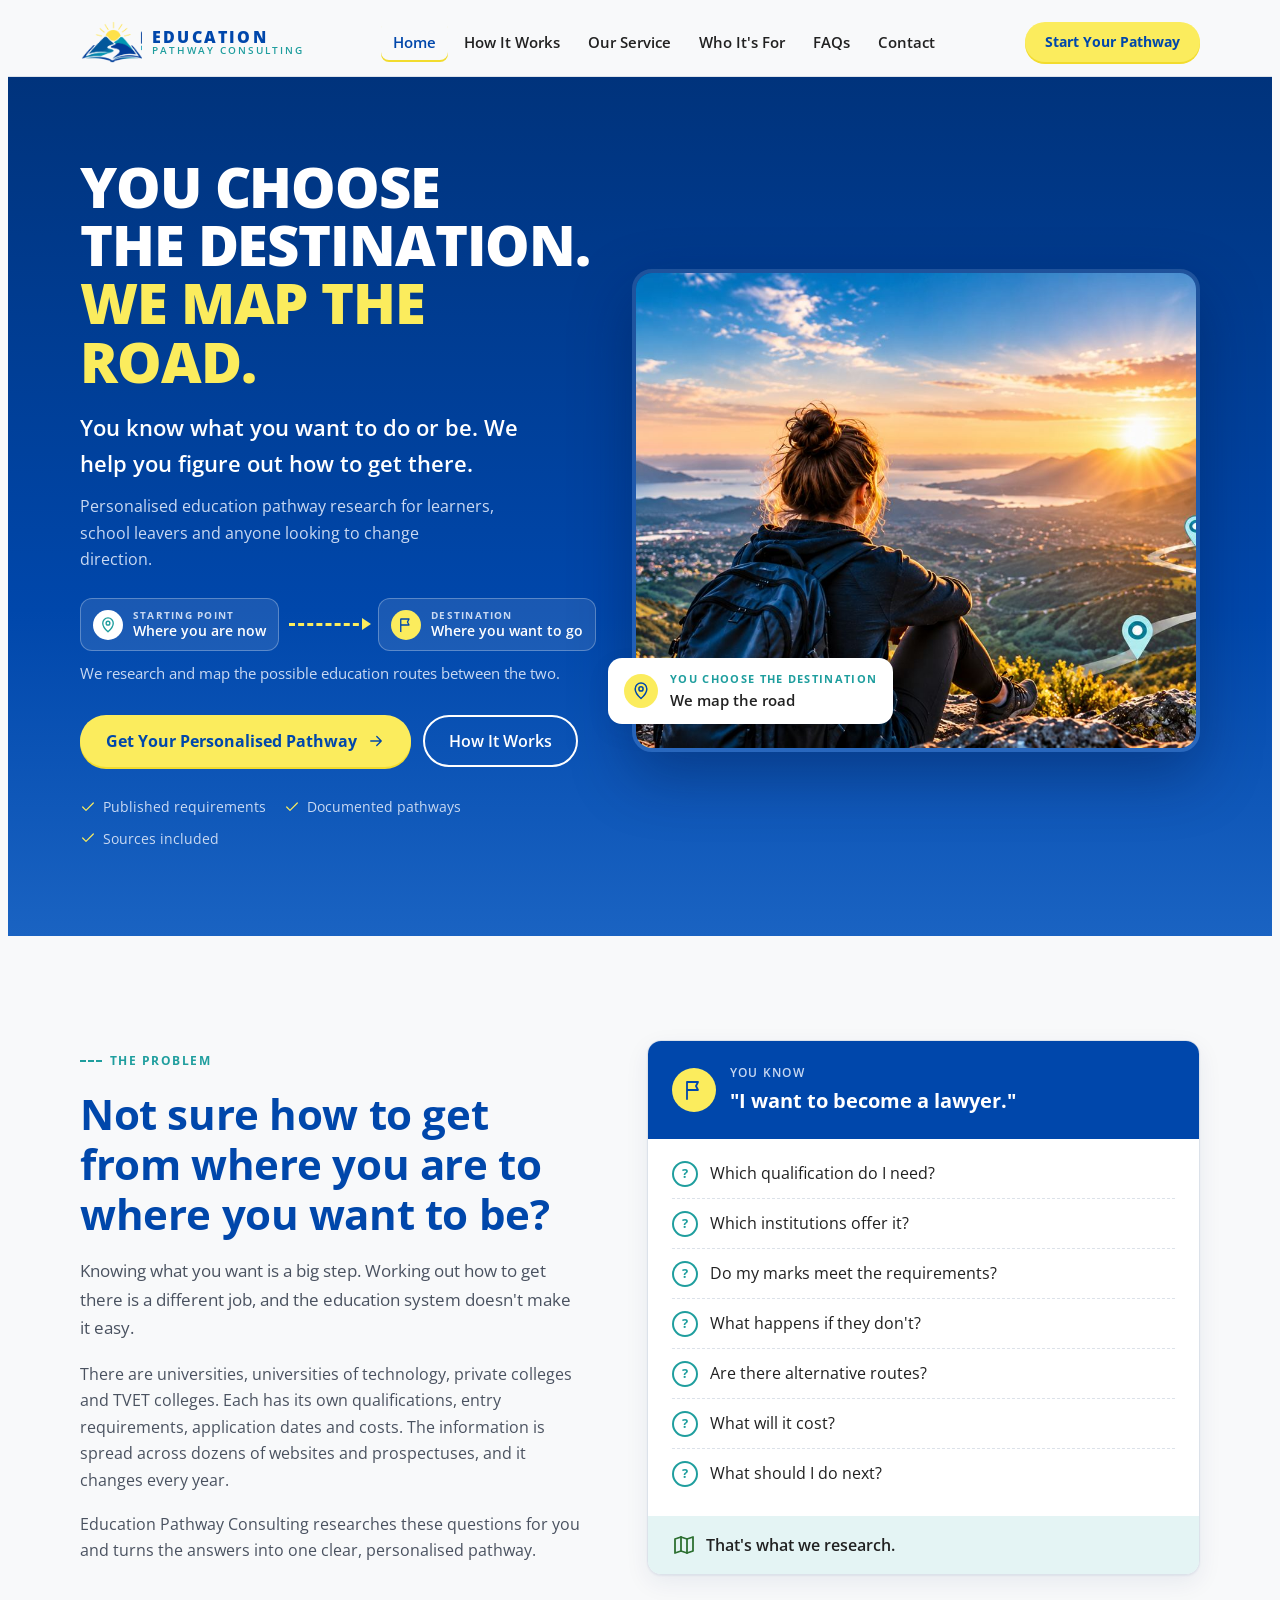
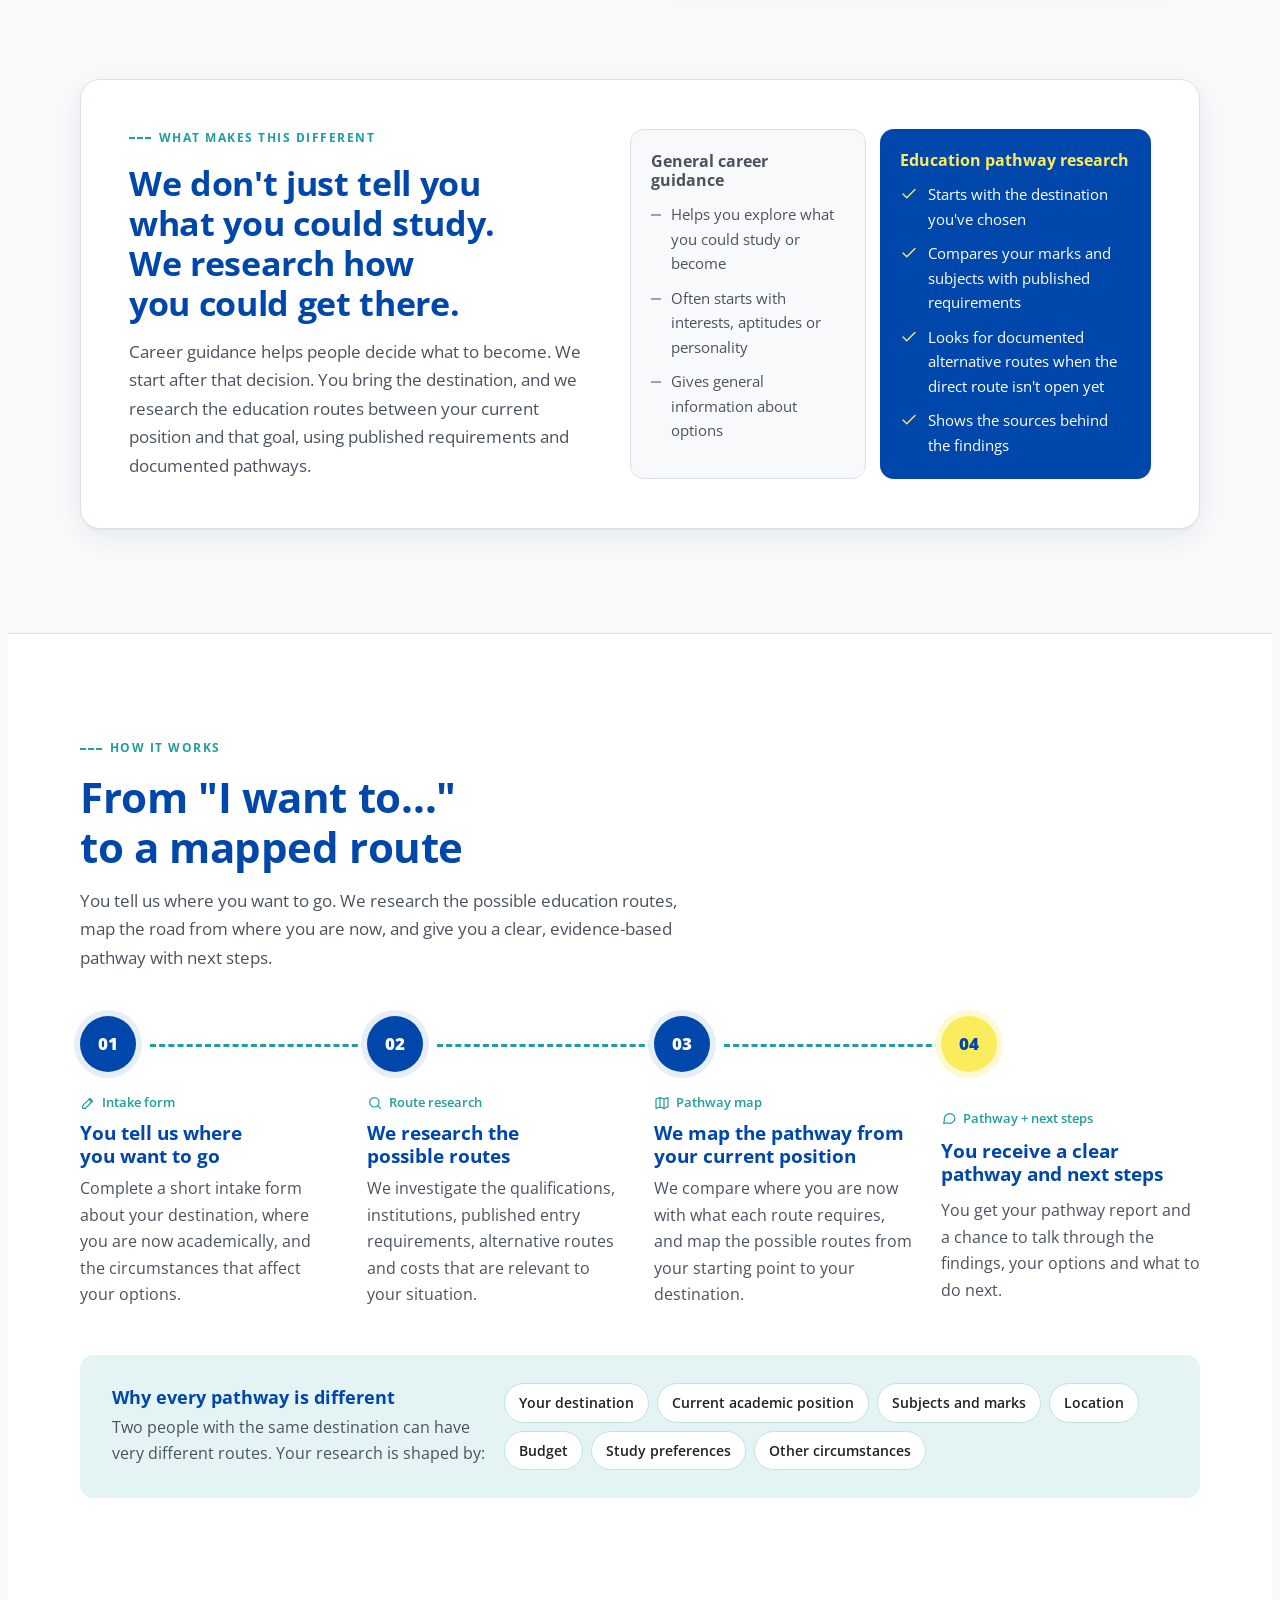
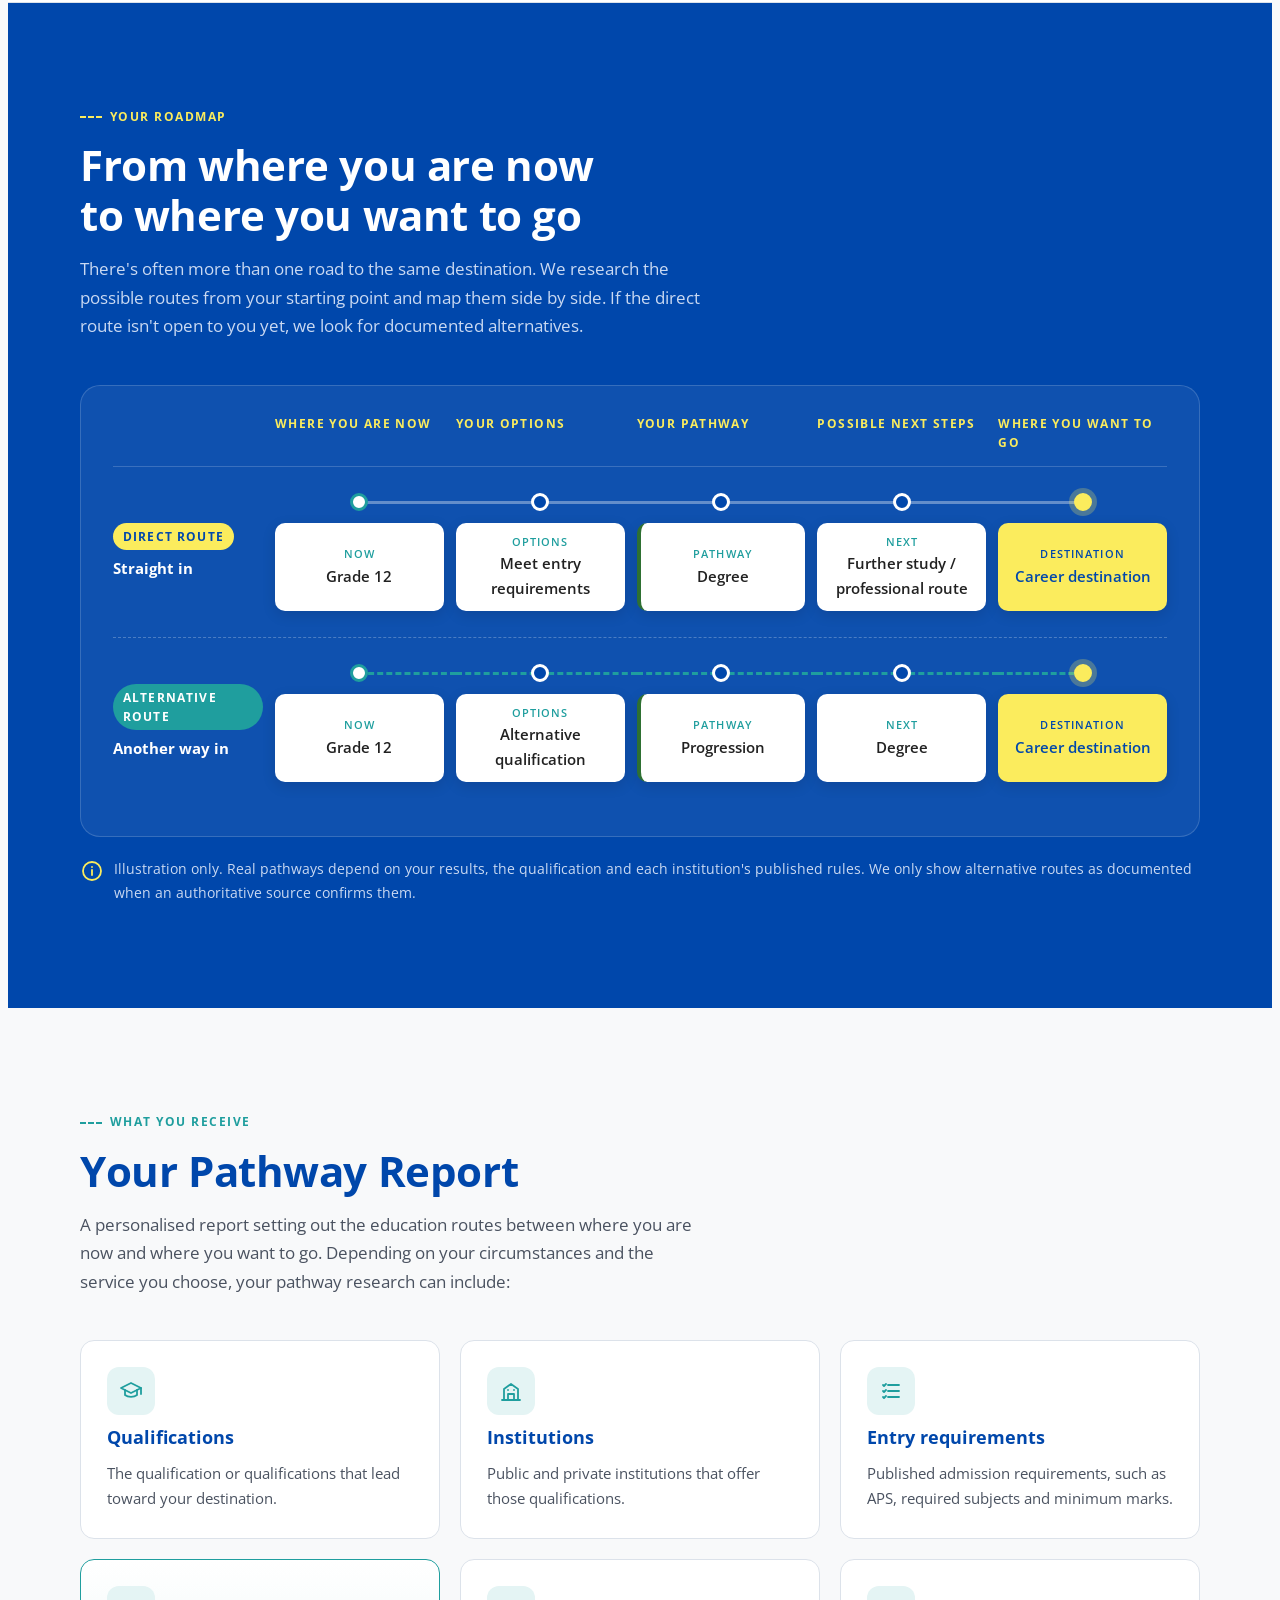
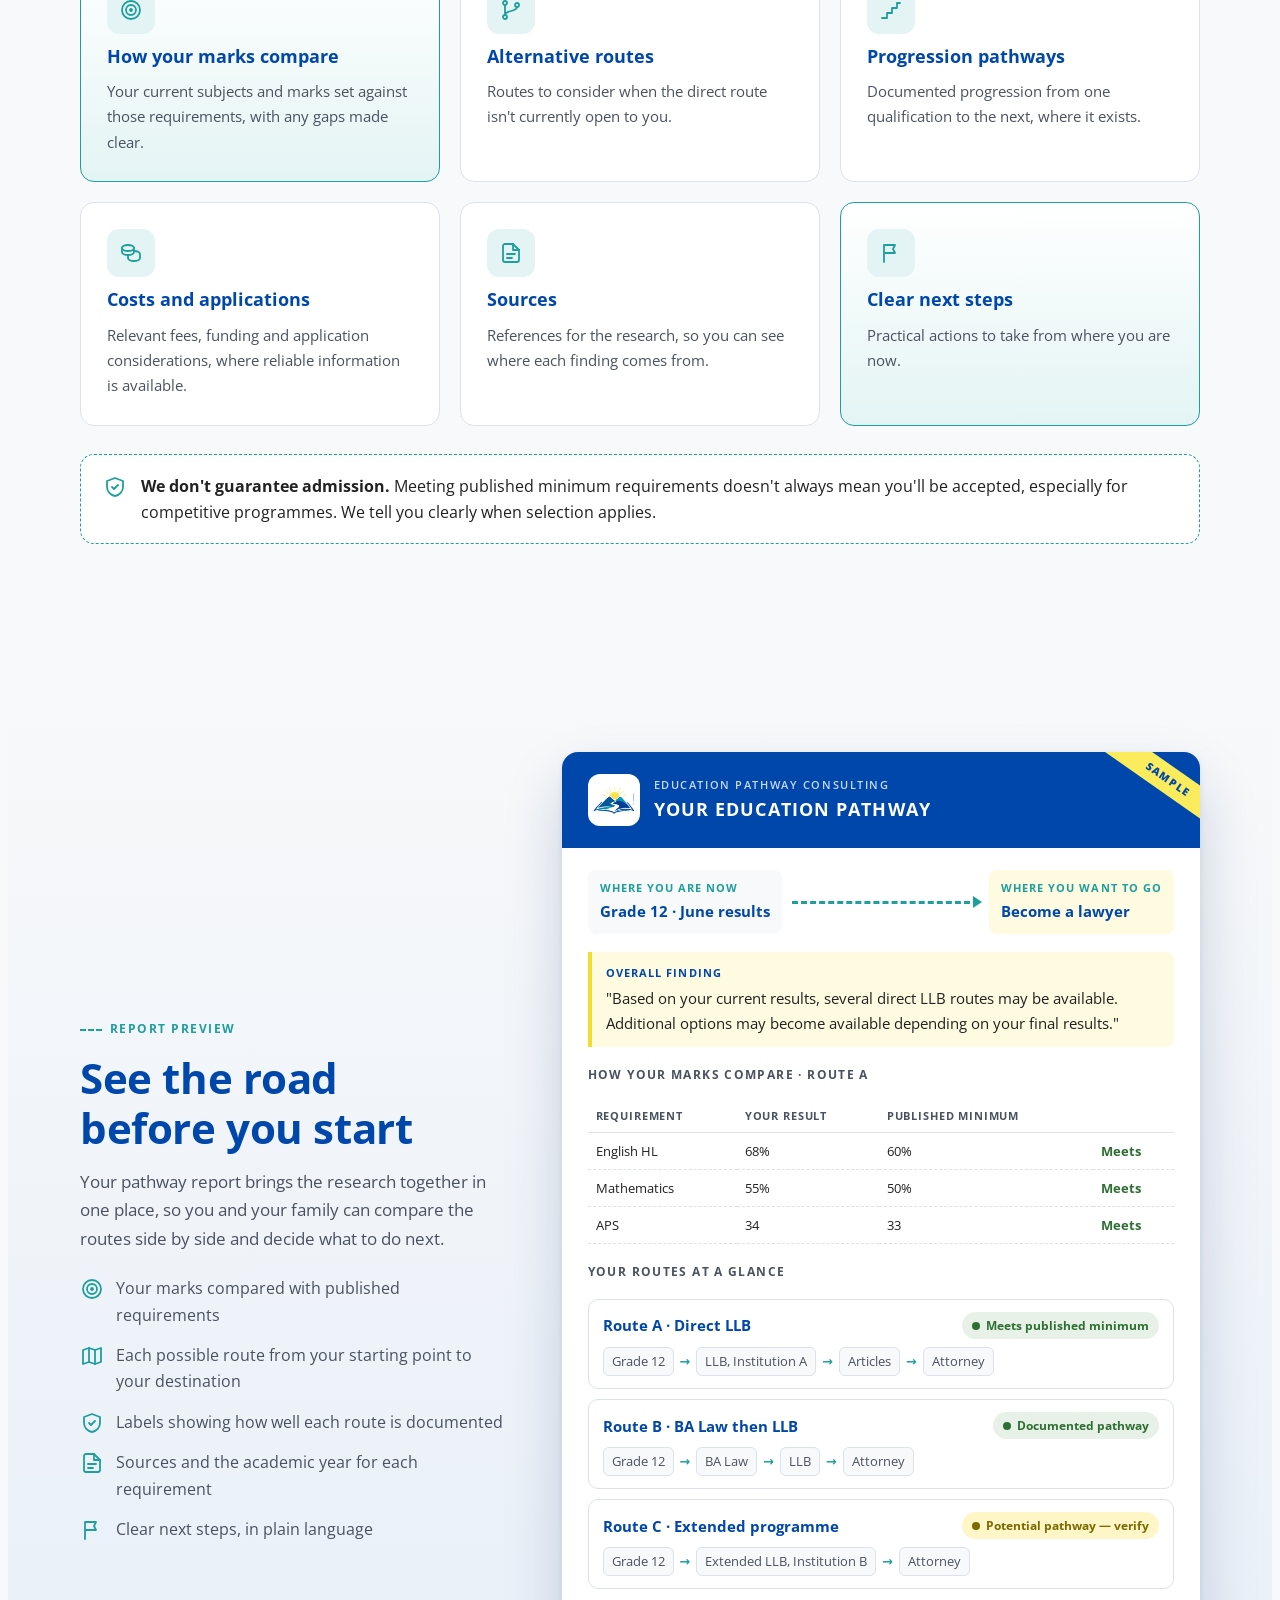
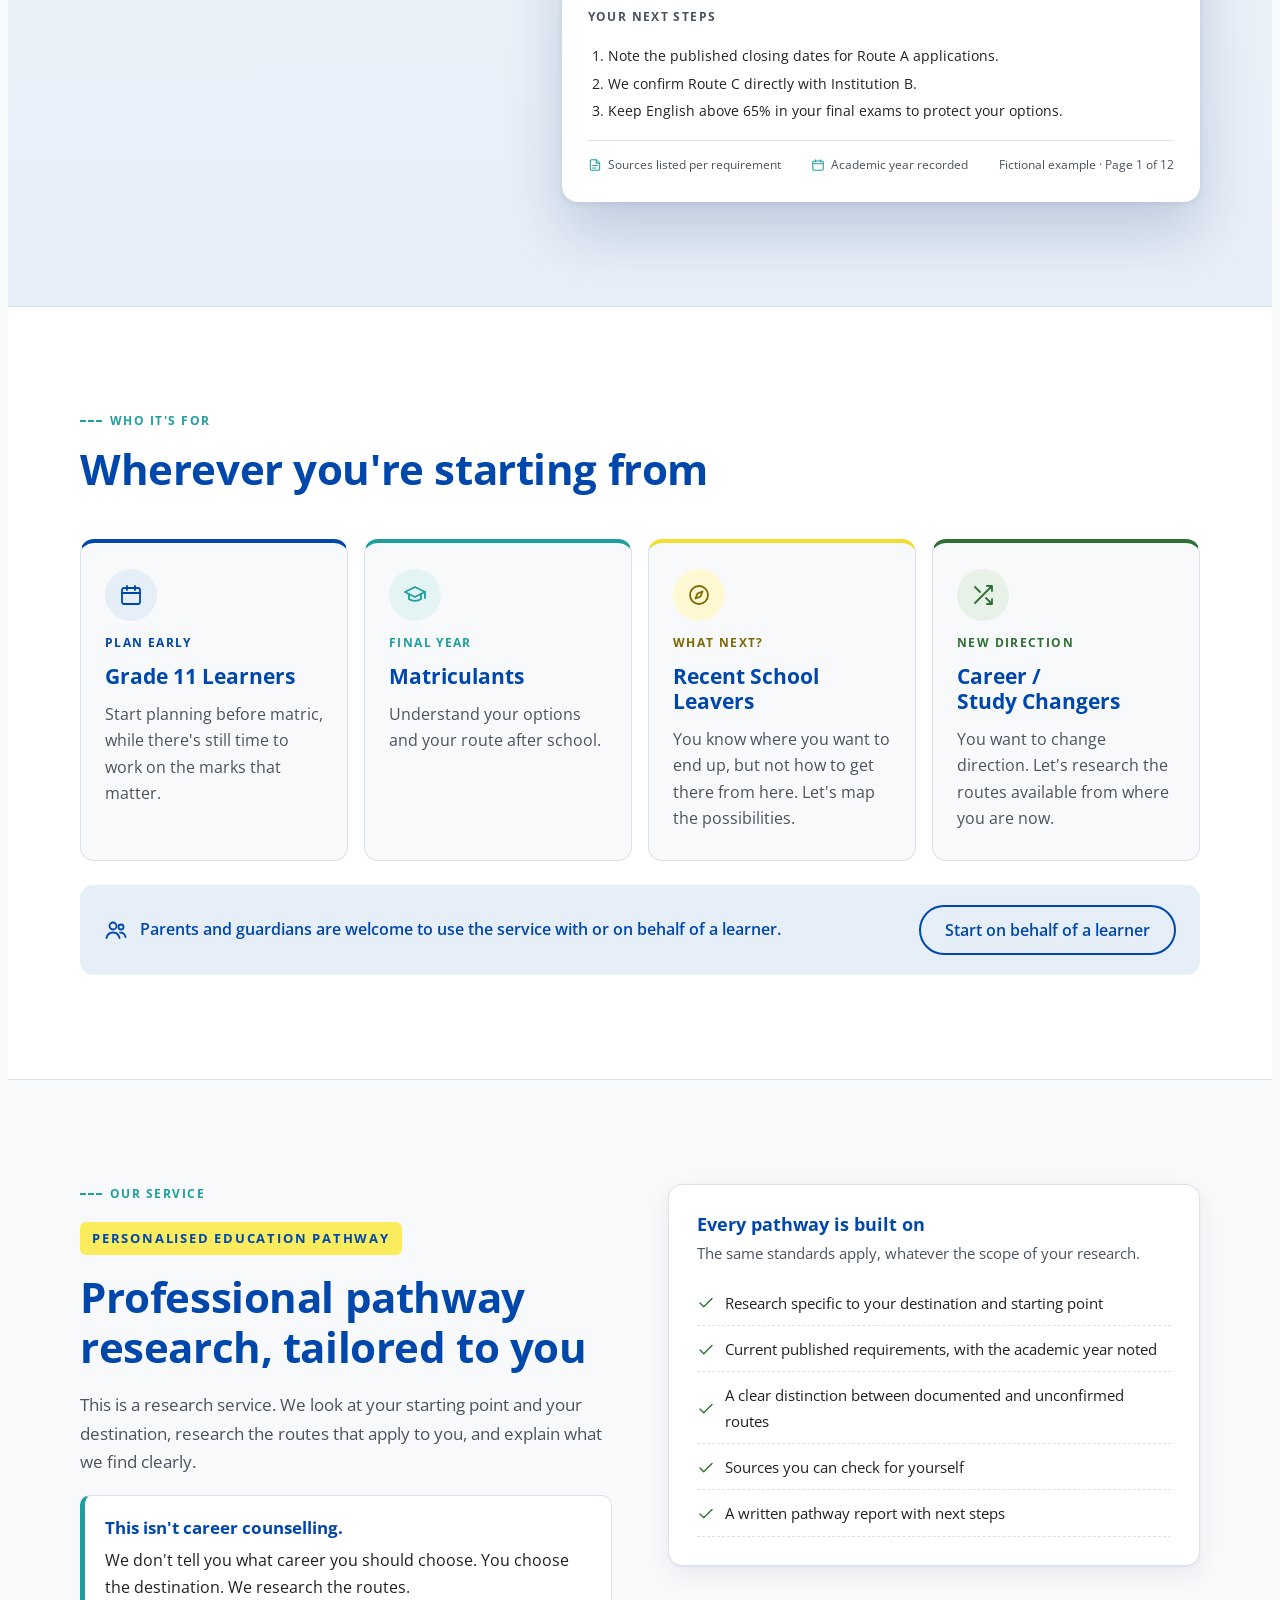
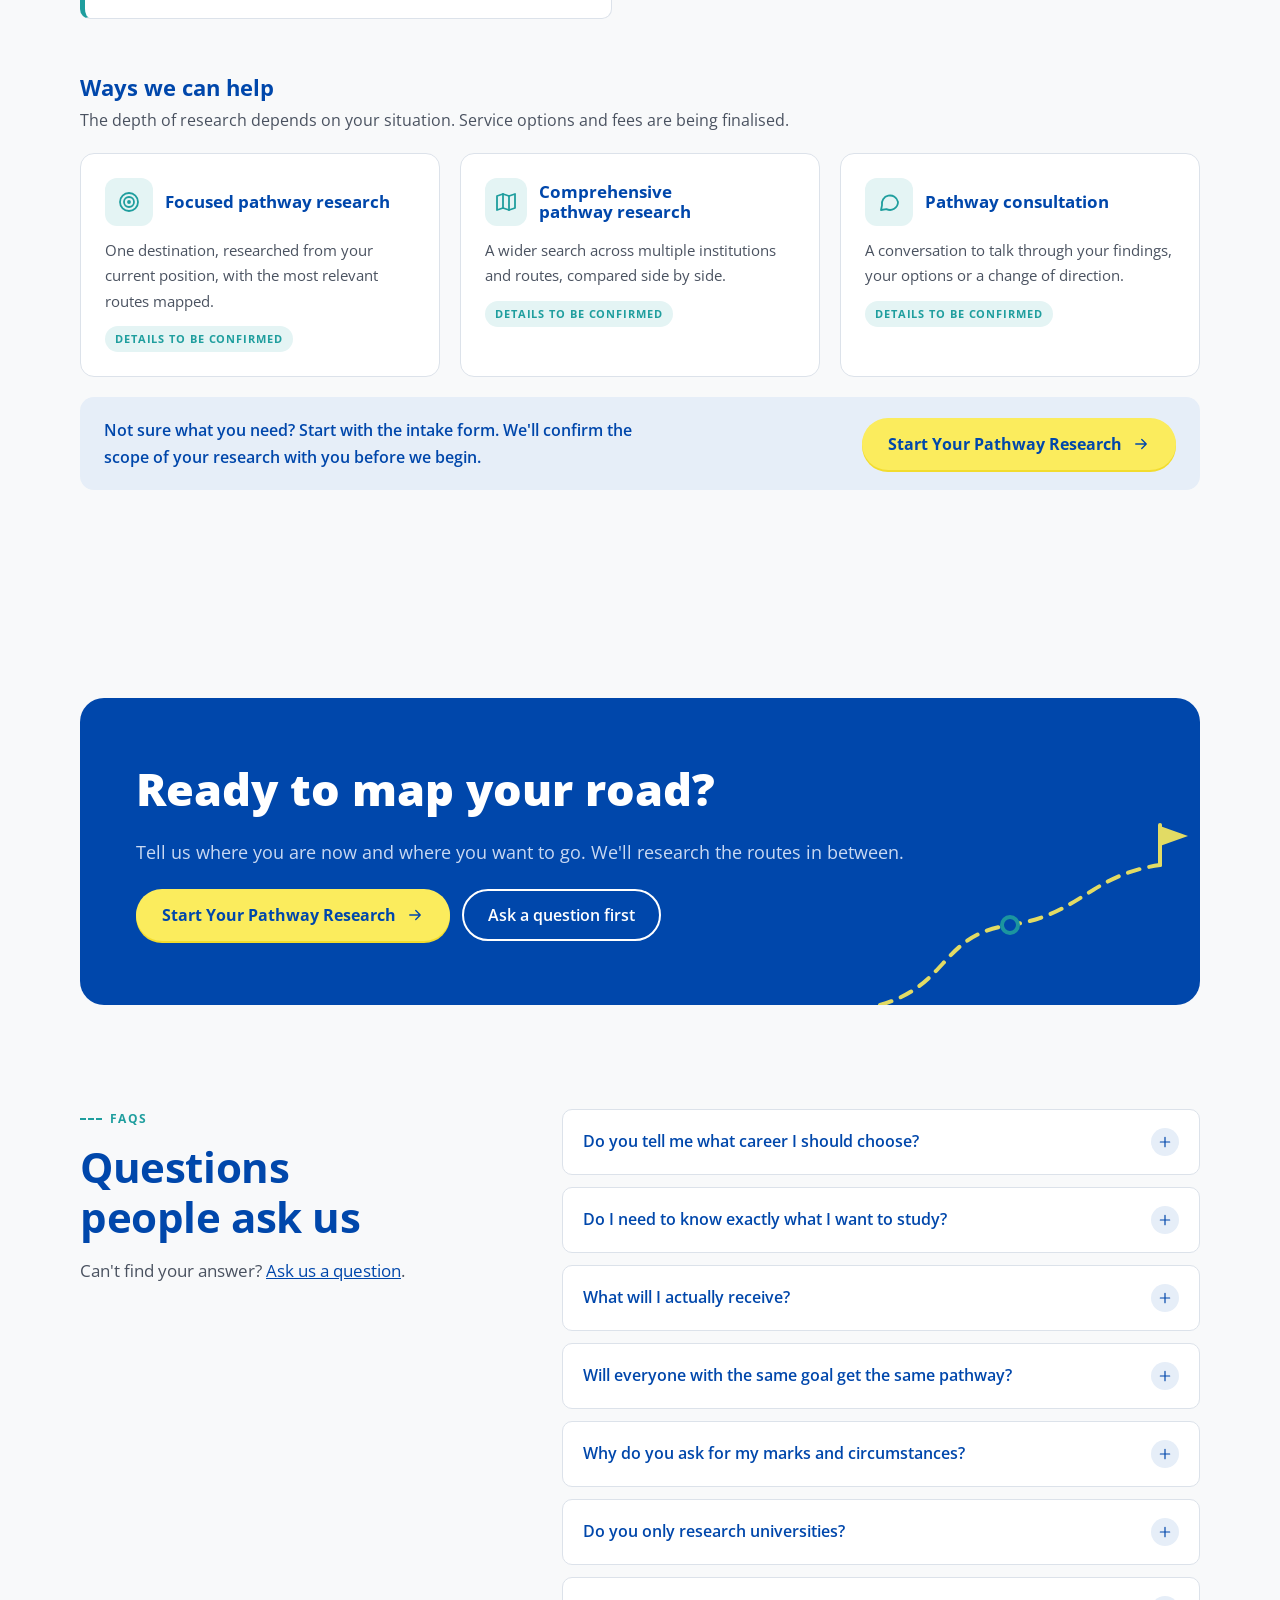
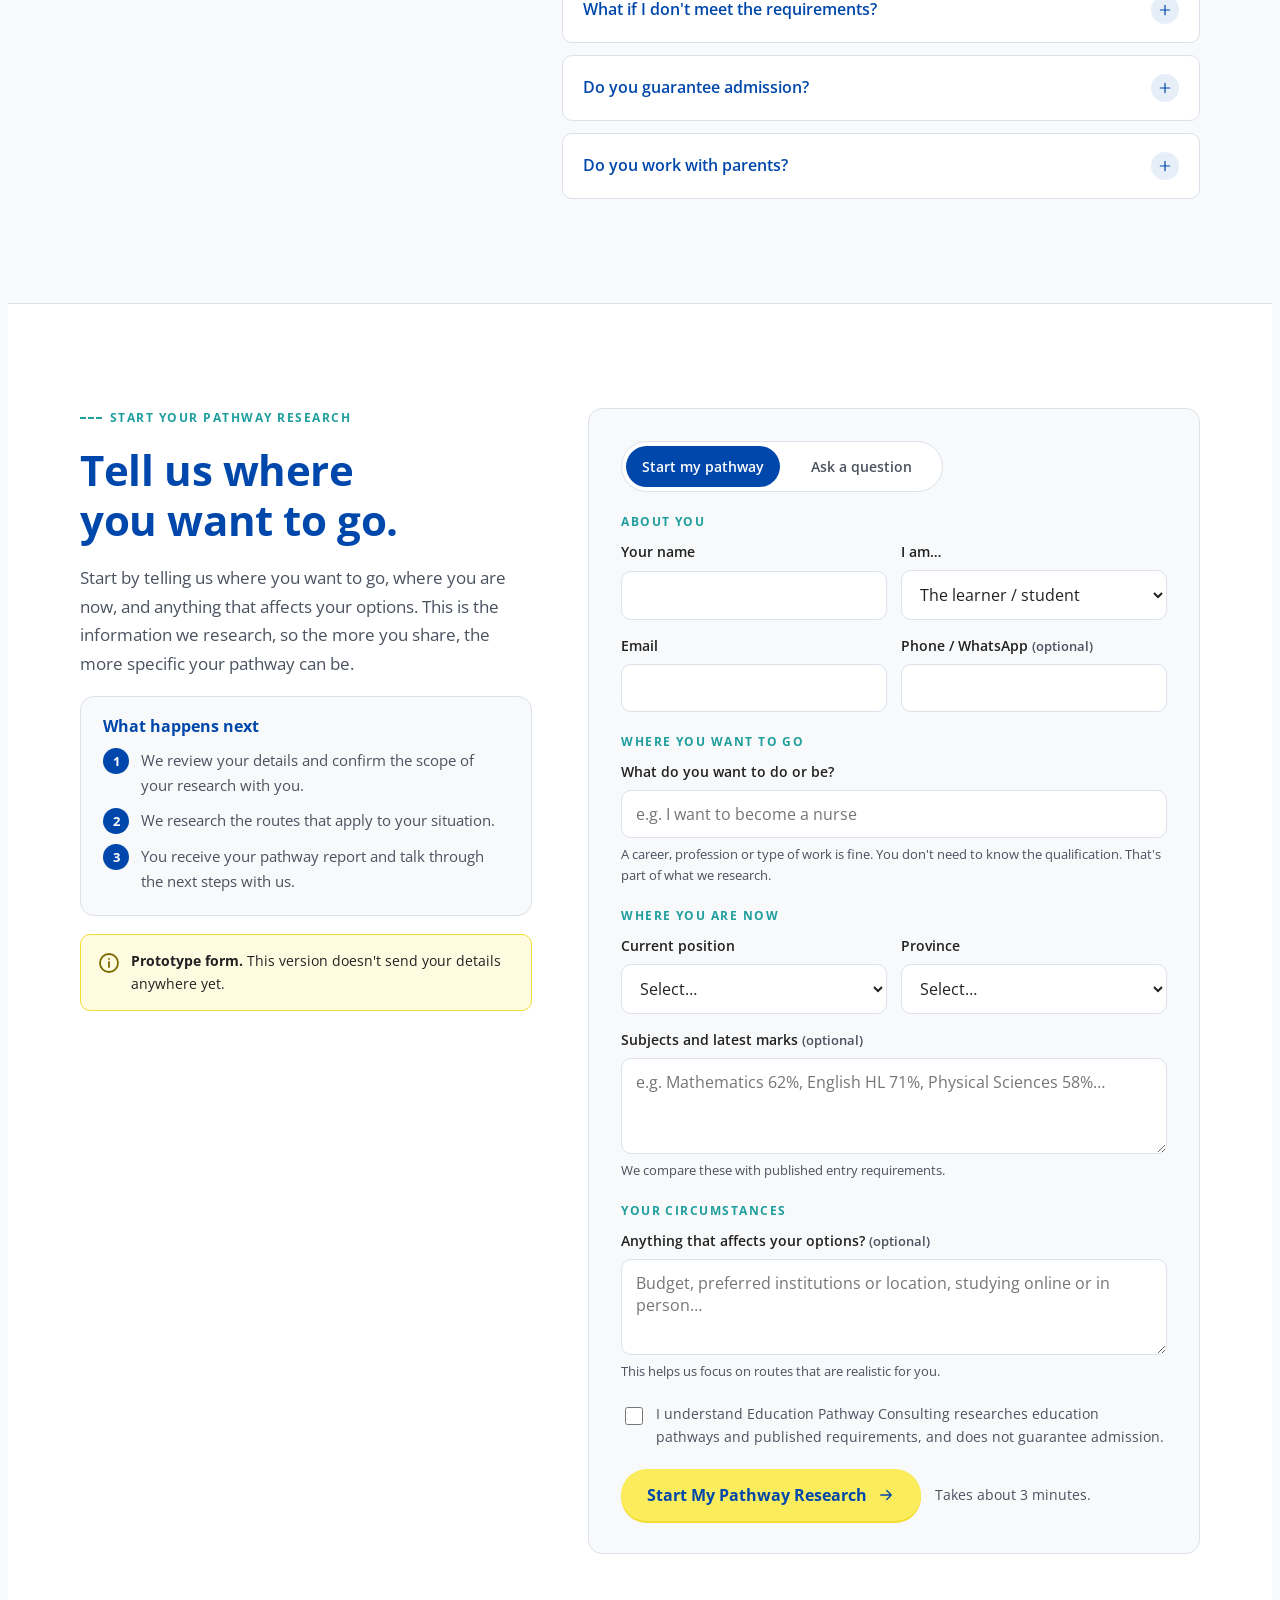
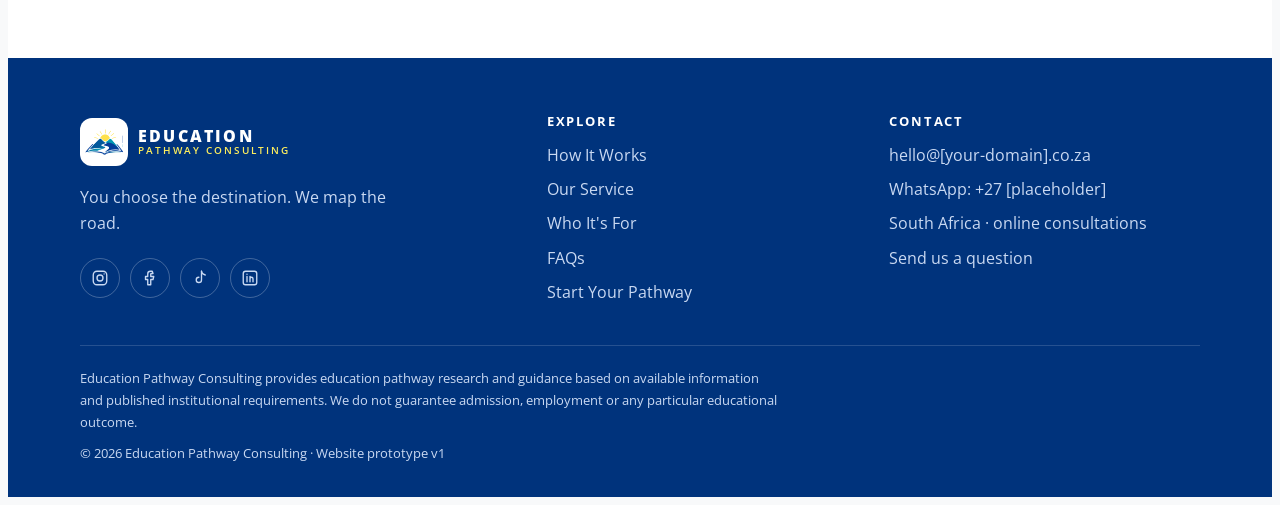
<file: index.html>
<!DOCTYPE html>
<html lang="en">
<head>
<meta charset="utf-8">
<meta name="viewport" content="width=device-width, initial-scale=1">
<title>Education Pathway Consulting</title>
<link rel="preconnect" href="https://fonts.googleapis.com">
<link rel="preconnect" href="https://fonts.gstatic.com" crossorigin>
<link rel="stylesheet" href="https://fonts.googleapis.com/css2?family=Open+Sans:wght@400;600;700;800&display=swap">
<style>
/* Layout: mobile-first single column, max 1160px; a dashed "route" line threads the sections as the wayfinding motif.
   Single light brand theme by choice — every colour is set explicitly. */
:root{
  --cobalt:#0047AB; --cobalt-deep:#00337C; --cobalt-tint:#E6EEF8;
  --teal:#1F9E9E; --teal-tint:#E4F4F4;
  --yellow:#FBEC5D; --yellow-deep:#F2DC2E;
  --green:#2E7032; --green-tint:#E7F1E8;
  --ink:#212121; --ink-soft:#4A5260; --line:#DCE2EA;
  --paper:#F8F9FA; --white:#FFFFFF;
  --font:"Open Sans",system-ui,-apple-system,"Segoe UI",Roboto,Arial,sans-serif;
  --r:14px; --r-sm:10px;
  --shadow:0 1px 2px rgba(0,40,100,.06),0 8px 24px rgba(0,40,100,.07);
  --wrap:1160px;
  color-scheme:light;
}
*{box-sizing:border-box}
[hidden]{display:none!important}
html{scroll-behavior:smooth}
@media (prefers-reduced-motion:reduce){html{scroll-behavior:auto}*{transition:none!important;animation:none!important}}
body{background:var(--paper);color:var(--ink);font-family:var(--font);font-size:1rem;line-height:1.65;-webkit-font-smoothing:antialiased}
h1,h2,h3,h4{font-weight:700;line-height:1.2;text-wrap:balance;margin:0;color:var(--cobalt)}
p{margin:0}
a{color:var(--cobalt)}
:focus-visible{outline:3px solid var(--yellow-deep);outline-offset:3px;border-radius:6px}
.wrap{max-width:var(--wrap);margin-inline:auto;padding-inline:20px}
section{scroll-margin-top:76px}
.section{padding-block:72px}
@media(min-width:900px){.section{padding-block:104px}}
.eyebrow{display:inline-flex;align-items:center;gap:8px;font-size:.78rem;font-weight:700;letter-spacing:.12em;text-transform:uppercase;color:var(--teal)}
.eyebrow::before{content:"";width:22px;height:0;border-top:2px dashed currentColor}
.h2{font-size:clamp(1.7rem,4.2vw,2.6rem);letter-spacing:-.01em}
.lede{font-size:1.08rem;color:var(--ink-soft);max-width:62ch}
.sec-head{display:grid;gap:14px;margin-bottom:44px;max-width:760px}
.icon{width:24px;height:24px;stroke:currentColor;fill:none;stroke-width:1.8;stroke-linecap:round;stroke-linejoin:round;flex:none}

/* Buttons */
.btn{display:inline-flex;align-items:center;justify-content:center;gap:10px;font:600 1rem/1 var(--font);padding:15px 24px;border-radius:999px;text-decoration:none;border:2px solid transparent;cursor:pointer;transition:transform .15s,background .15s,box-shadow .15s,color .15s}
.btn .icon{width:18px;height:18px}
.btn-cta{background:var(--yellow);color:var(--cobalt);font-weight:700;box-shadow:0 2px 0 var(--yellow-deep)}
.btn-cta:hover{background:var(--yellow-deep);transform:translateY(-1px)}
.btn-ghost{border-color:currentColor;color:var(--cobalt);background:transparent}
.btn-ghost:hover{background:var(--cobalt);color:var(--white);border-color:var(--cobalt)}
.on-dark .btn-ghost{color:var(--white)}
.on-dark .btn-ghost:hover{background:var(--white);color:var(--cobalt);border-color:var(--white)}

/* Header */
.site-header{position:sticky;top:env(safe-area-inset-top,0px);z-index:50;background:rgba(248,249,250,.92);backdrop-filter:blur(10px);-webkit-backdrop-filter:blur(10px);border-bottom:1px solid var(--line)}
.nav{display:flex;align-items:center;justify-content:space-between;gap:16px;height:68px}
.brand{display:flex;align-items:center;gap:10px;text-decoration:none;color:var(--cobalt)}

.wordmark{display:grid;line-height:1.05}
.wordmark b{font-weight:800;font-size:.98rem;letter-spacing:.14em}
.wordmark span{font-weight:600;font-size:.62rem;letter-spacing:.2em;color:var(--teal)}
.nav-links{display:none;list-style:none;margin:0;padding:0;gap:4px}
.nav-links a{display:block;padding:8px 12px;border-radius:8px;font-weight:600;font-size:.92rem;color:var(--ink);text-decoration:none}
.nav-links a:hover{background:var(--cobalt-tint);color:var(--cobalt)}
.nav-links a.active{color:var(--cobalt);box-shadow:inset 0 -2px 0 var(--yellow-deep)}
.nav-cta{display:none;padding:11px 18px;font-size:.9rem}
.menu-btn{display:inline-flex;align-items:center;justify-content:center;width:44px;height:44px;border-radius:10px;border:1px solid var(--line);background:var(--white);color:var(--cobalt);cursor:pointer}
.mobile-menu{border-top:1px solid var(--line);background:var(--white);padding-block:12px 20px}
.mobile-menu ul{list-style:none;margin:0;padding:0;display:grid}
.mobile-menu a:not(.btn){display:block;padding:12px 4px;font-weight:600;color:var(--ink);text-decoration:none;border-bottom:1px solid var(--line)}
.mobile-menu .btn{margin-top:16px;width:100%}
@media(min-width:1060px){.nav-links{display:flex}.nav-cta{display:inline-flex}.menu-btn{display:none}.mobile-menu{display:none!important}}

/* Hero */
.hero{position:relative;overflow:hidden;background:linear-gradient(180deg,var(--cobalt-deep) 0%,var(--cobalt) 62%,#1A63C2 100%);color:var(--white)}
.hero-grid{display:grid;gap:36px;padding-block:56px 24px;align-items:end}
.hero h1{color:var(--white);font-weight:800;font-size:clamp(2.1rem,6.4vw,3.5rem);letter-spacing:-.02em;line-height:1.04}
.hero h1 .hl{color:var(--yellow)}
.hero .sub{font-size:clamp(1.12rem,2.4vw,1.35rem);font-weight:600;margin-top:20px;max-width:34ch}
.hero .sub2{color:#C9D9F2;margin-top:12px;max-width:46ch}
.hero-actions{display:flex;flex-wrap:wrap;gap:12px;margin-top:30px}
.hero-trust{display:flex;flex-wrap:wrap;gap:8px 18px;margin-top:28px;font-size:.88rem;color:#C9D9F2;list-style:none;padding:0}
.hero-trust li{display:flex;align-items:center;gap:7px}
.hero-trust .icon{width:16px;height:16px;color:var(--yellow)}
.hero-copy{padding-bottom:8px}
.hero-art{position:relative;margin:0 0 48px;width:100%;justify-self:center}
.hero-art img{display:block;width:100%;max-width:100%;height:auto;aspect-ratio:4/3;object-fit:cover;object-position:40% 50%;border-radius:20px;box-shadow:0 24px 60px rgba(0,20,60,.35);border:4px solid rgba(255,255,255,.12)}
.hero-badge{position:absolute;left:12px;bottom:-22px;display:flex;gap:12px;align-items:center;background:var(--white);color:var(--ink);border-radius:14px;padding:12px 16px;box-shadow:var(--shadow);font-weight:600;font-size:.92rem;max-width:calc(100% - 32px)}
.hero-badge .icon{width:34px;height:34px;padding:7px;border-radius:50%;background:var(--yellow);color:var(--cobalt)}
.hero-badge small{display:block;font-size:.68rem;letter-spacing:.12em;text-transform:uppercase;color:var(--teal);font-weight:700}
@media(min-width:900px){.hero-grid{grid-template-columns:1fr 1.1fr;padding-block:80px 72px;align-items:center}.hero-copy{padding-bottom:0}.hero-art{margin:0}.hero-art img{aspect-ratio:4/3.4;object-position:38% 50%}.hero-badge{left:-24px;bottom:28px}}

/* Problem */
.problem-grid{display:grid;gap:40px}
@media(min-width:900px){.problem-grid{grid-template-columns:1fr 1.1fr;gap:64px;align-items:center}}
.problem-copy{display:grid;gap:18px}
.problem-copy p{color:var(--ink-soft)}
.quote-card{background:var(--white);border:1px solid var(--line);border-radius:var(--r);box-shadow:var(--shadow);overflow:hidden}
.quote-top{background:var(--cobalt);color:var(--white);padding:22px 24px;display:flex;gap:14px;align-items:center}
.quote-top .pin{width:44px;height:44px;border-radius:50%;background:var(--yellow);color:var(--cobalt);display:grid;place-items:center;flex:none}
.quote-top small{display:block;color:#C9D9F2;font-size:.78rem;letter-spacing:.1em;text-transform:uppercase;font-weight:600}
.quote-top strong{font-size:1.25rem}
.unknowns{list-style:none;margin:0;padding:10px 24px 18px}
.unknowns li{display:flex;gap:12px;align-items:flex-start;padding:11px 0;border-bottom:1px dashed var(--line)}
.unknowns li:last-child{border-bottom:0}
.unknowns .q{width:26px;height:26px;border-radius:50%;border:2px solid var(--teal);color:var(--teal);display:grid;place-items:center;font-weight:700;font-size:.8rem;flex:none;margin-top:1px}
.quote-foot{background:var(--teal-tint);padding:16px 24px;color:var(--ink);font-weight:600;display:flex;gap:10px;align-items:center}
.quote-foot .icon{color:var(--green)}

/* How it works */
.how{background:var(--white);border-block:1px solid var(--line)}
.steps{list-style:none;margin:0;padding:0;display:grid;gap:18px;position:relative}
.step{position:relative;display:grid;grid-template-columns:auto 1fr;gap:18px;padding:4px 0 26px}
.step-marker{position:relative;display:grid;justify-items:center}
.step-num{width:56px;height:56px;border-radius:50%;background:var(--cobalt);color:var(--white);display:grid;place-items:center;font-weight:800;font-size:1.05rem;position:relative;z-index:1;box-shadow:0 0 0 6px var(--cobalt-tint)}
.step:last-child .step-num{background:var(--yellow);color:var(--cobalt);box-shadow:0 0 0 6px #FEF9D2}
.step-marker::after{content:"";position:absolute;top:62px;bottom:-30px;left:50%;border-left:3px dashed var(--teal);transform:translateX(-50%)}
.step:last-child .step-marker::after{display:none}
.step-body{padding-top:6px;display:grid;gap:8px}
.step-body h3{font-size:1.2rem}
.step-body p{color:var(--ink-soft)}
.step-tag{display:inline-flex;align-items:center;gap:6px;font-size:.8rem;font-weight:600;color:var(--teal)}
.step-tag .icon{width:16px;height:16px}
@media(min-width:900px){
  .steps{grid-template-columns:repeat(4,1fr);gap:28px}
  .step{grid-template-columns:1fr;gap:20px;padding:0}
  .step-marker{justify-items:start}
  .step-marker::after{top:28px;bottom:auto;left:70px;right:-28px;width:auto;border-left:0;border-top:3px dashed var(--teal);transform:none}
  .step-body{padding-top:0}
}

/* Roadmap signature */
.roadmap{background:var(--cobalt);color:var(--white);position:relative;overflow:hidden}
.roadmap .h2{color:var(--white)}
.roadmap .lede{color:#C9D9F2}
.roadmap .eyebrow{color:var(--yellow)}
.rm-board{background:rgba(255,255,255,.06);border:1px solid rgba(255,255,255,.16);border-radius:20px;padding:22px}
.rm-stages{display:none}
.route{display:grid;gap:12px;padding:18px 0}
.route + .route{border-top:1px dashed rgba(255,255,255,.25)}
.route-label{display:flex;align-items:center;gap:10px;font-weight:700;font-size:.95rem}
.route-label .tag{font-size:.72rem;letter-spacing:.1em;text-transform:uppercase;padding:4px 10px;border-radius:999px}
.route-direct .tag{background:var(--yellow);color:var(--cobalt)}
.route-alt .tag{background:var(--teal);color:var(--white)}
.nodes{list-style:none;margin:0;padding:0;display:grid;gap:0}
.node{position:relative;display:flex;align-items:center;gap:14px;padding:10px 0 10px 4px}
.node .dot{width:18px;height:18px;border-radius:50%;background:var(--cobalt);border:3px solid var(--white);flex:none;position:relative;z-index:1}
.node::before{content:"";position:absolute;left:12px;top:0;bottom:0;border-left:3px solid rgba(255,255,255,.35)}
.node:first-child::before{top:50%}
.node:last-child::before{bottom:50%}
.route-alt .node::before{border-left-style:dashed;border-color:var(--teal)}
.node .card{background:var(--white);color:var(--ink);border-radius:var(--r-sm);padding:10px 14px;font-weight:600;font-size:.94rem;flex:1;min-width:0;box-shadow:0 4px 14px rgba(0,0,0,.12)}
.node .card small{display:block;font-weight:600;font-size:.7rem;letter-spacing:.1em;text-transform:uppercase;color:var(--teal)}
.node.start .dot{background:var(--white);border-color:var(--teal)}
.node.dest .dot{background:var(--yellow);border-color:var(--yellow);box-shadow:0 0 0 5px rgba(251,236,93,.25)}
.node.dest .card{background:var(--yellow);color:var(--cobalt)}
.node.dest .card small{color:var(--cobalt)}
.node.progress .card{border-left:4px solid var(--green)}
.rm-note{display:flex;gap:10px;align-items:flex-start;margin-top:20px;font-size:.9rem;color:#C9D9F2}
.rm-note .icon{color:var(--yellow);margin-top:2px}
@media(min-width:900px){
  .rm-board{padding:28px 32px}
  .rm-stages{display:grid;grid-template-columns:150px repeat(5,1fr);gap:12px;font-size:.72rem;font-weight:700;letter-spacing:.12em;text-transform:uppercase;color:var(--yellow);padding-bottom:14px;border-bottom:1px solid rgba(255,255,255,.18)}
  .rm-stages span:first-child{color:transparent}
  .route{grid-template-columns:150px 1fr;align-items:center;padding:26px 0}
  .route-label{flex-direction:column;align-items:flex-start;gap:6px}
  .nodes{grid-template-columns:repeat(5,1fr);gap:12px}
  .node{flex-direction:column;align-items:stretch;gap:12px;padding:0}
  .node::before{left:0;right:-12px;top:8px;bottom:auto;border-left:0;border-top:3px solid rgba(255,255,255,.35)}
  .route-alt .node::before{border-left:0;border-top-style:dashed;border-top-color:var(--teal)}
  .node:first-child::before{left:50%;top:8px}
  .node:last-child::before{right:50%;bottom:auto}
  .node .dot{align-self:center}
  .node .card{text-align:center;min-height:72px;display:grid;align-content:center}
}

/* Research cards */
.cards{display:grid;gap:16px}
@media(min-width:640px){.cards{grid-template-columns:repeat(2,1fr)}}
@media(min-width:980px){.cards{grid-template-columns:repeat(3,1fr);gap:20px}}
.r-card{background:var(--white);border:1px solid var(--line);border-radius:var(--r);padding:26px;display:grid;gap:12px;align-content:start;transition:border-color .15s,transform .15s,box-shadow .15s}
.r-card:hover{border-color:var(--teal);transform:translateY(-2px);box-shadow:var(--shadow)}
.r-icon{width:48px;height:48px;border-radius:12px;background:var(--teal-tint);color:var(--teal);display:grid;place-items:center}
.r-card h3{font-size:1.12rem}
.r-card p{color:var(--ink-soft);font-size:.96rem}
.promise{margin-top:28px;display:flex;gap:14px;align-items:flex-start;background:var(--white);border:1px dashed var(--teal);border-radius:var(--r);padding:18px 22px;color:var(--ink)}
.promise .icon{color:var(--teal);margin-top:2px}

/* Audience */
.who{background:var(--white);border-block:1px solid var(--line)}
.aud-grid{display:grid;gap:16px}
@media(min-width:640px){.aud-grid{grid-template-columns:repeat(2,1fr)}}
@media(min-width:1060px){.aud-grid{grid-template-columns:repeat(4,1fr)}}
.aud{border-radius:var(--r);padding:26px 24px 28px;display:grid;gap:12px;align-content:start;position:relative;border:1px solid var(--line);background:var(--paper)}
.aud .badge{font-size:.72rem;font-weight:700;letter-spacing:.12em;text-transform:uppercase}
.aud h3{font-size:1.3rem}
.aud p{color:var(--ink-soft)}
.aud .aud-ico{width:52px;height:52px;border-radius:50%;display:grid;place-items:center}
.aud-1 .aud-ico{background:var(--cobalt-tint);color:var(--cobalt)} .aud-1 .badge{color:var(--cobalt)} .aud-1{border-top:4px solid var(--cobalt)}
.aud-2 .aud-ico{background:var(--teal-tint);color:var(--teal)} .aud-2 .badge{color:var(--teal)} .aud-2{border-top:4px solid var(--teal)}
.aud-3 .aud-ico{background:#FEF9D2;color:#7A6A00} .aud-3 .badge{color:#7A6A00} .aud-3{border-top:4px solid var(--yellow-deep)}
.aud-4 .aud-ico{background:var(--green-tint);color:var(--green)} .aud-4 .badge{color:var(--green)} .aud-4{border-top:4px solid var(--green)}
.parents{margin-top:24px;display:flex;flex-wrap:wrap;gap:16px;align-items:center;justify-content:space-between;background:var(--cobalt-tint);border-radius:var(--r);padding:20px 24px}
.parents p{display:flex;gap:12px;align-items:center;font-weight:600;color:var(--cobalt);min-width:0}

/* Service */
.service-grid{display:grid;gap:36px}
@media(min-width:960px){.service-grid{grid-template-columns:1fr 1fr;gap:56px;align-items:start}}
.svc-intro{display:grid;gap:18px}
.svc-name{display:inline-block;font-size:.8rem;font-weight:700;letter-spacing:.14em;text-transform:uppercase;background:var(--yellow);color:var(--cobalt);padding:6px 12px;border-radius:6px;justify-self:start}
.svc-flow{list-style:none;margin:6px 0 0;padding:0;display:grid;gap:10px}
.svc-flow li{display:flex;gap:12px;align-items:center;font-weight:600}
.svc-flow .n{width:30px;height:30px;border-radius:50%;background:var(--cobalt);color:var(--white);display:grid;place-items:center;font-size:.85rem;flex:none}
.not-this{background:var(--white);border:1px solid var(--line);border-left:5px solid var(--teal);border-radius:var(--r-sm);padding:18px 20px;display:grid;gap:6px}
.not-this strong{color:var(--cobalt);font-size:1.05rem}
.receive{background:var(--white);border:1px solid var(--line);border-radius:var(--r);box-shadow:var(--shadow);padding:28px}
.receive h3{font-size:1.15rem;margin-bottom:6px}
.receive > p{color:var(--ink-soft);font-size:.95rem;margin-bottom:16px}
.receive ul{list-style:none;margin:0;padding:0;display:grid;gap:2px}
@media(min-width:520px){.receive ul{grid-template-columns:1fr 1fr;column-gap:20px}}
.receive li{display:flex;gap:10px;align-items:center;padding:9px 0;border-bottom:1px dashed var(--line);font-size:.96rem}
.receive li .icon{width:18px;height:18px;color:var(--green)}

/* Report preview */
.report-sec{background:linear-gradient(180deg,var(--paper),var(--cobalt-tint))}
.report-grid{display:grid;gap:40px}
@media(min-width:980px){.report-grid{grid-template-columns:.8fr 1.2fr;gap:56px;align-items:center}}
.report-points{list-style:none;margin:22px 0 0;padding:0;display:grid;gap:14px}
.report-points li{display:flex;gap:12px;align-items:flex-start;color:var(--ink-soft)}
.report-points .icon{color:var(--teal);margin-top:2px}
.doc{background:var(--white);border-radius:16px;box-shadow:0 30px 60px rgba(0,40,100,.18),0 2px 6px rgba(0,40,100,.08);overflow:hidden;position:relative;max-width:640px;justify-self:center;width:100%}
.doc-sample{position:absolute;top:14px;right:-38px;transform:rotate(35deg);background:var(--yellow);color:var(--cobalt);font-size:.66rem;font-weight:800;letter-spacing:.12em;padding:5px 44px;text-transform:uppercase}
.doc-head{background:var(--cobalt);color:var(--white);padding:22px 26px;display:flex;gap:14px;align-items:center}
.doc-head svg{width:38px;height:38px;flex:none}
.doc-head small{display:block;font-size:.7rem;letter-spacing:.14em;color:#C9D9F2;font-weight:600}
.doc-head strong{font-size:1.15rem;letter-spacing:.06em}
.doc-body{padding:22px 26px 26px;display:grid;gap:18px}
.doc-meta{display:grid;grid-template-columns:1fr 1fr;gap:10px}
.doc-meta div{background:var(--paper);border-radius:8px;padding:10px 12px;min-width:0}
.doc-meta small{display:block;font-size:.68rem;font-weight:700;letter-spacing:.1em;text-transform:uppercase;color:var(--teal)}
.doc-meta b{color:var(--cobalt);font-size:.98rem}
.finding{border-left:4px solid var(--yellow-deep);background:#FFFBE0;border-radius:0 8px 8px 0;padding:12px 14px;font-size:.93rem}
.finding small{display:block;font-size:.68rem;font-weight:700;letter-spacing:.1em;text-transform:uppercase;color:var(--cobalt);margin-bottom:4px}
.mini-title{font-size:.72rem;font-weight:700;letter-spacing:.12em;text-transform:uppercase;color:var(--ink-soft)}
.mini-routes{display:grid;gap:10px}
.mini{display:grid;gap:8px;border:1px solid var(--line);border-radius:10px;padding:12px 14px}
.mini-top{display:flex;flex-wrap:wrap;gap:8px;align-items:center;justify-content:space-between}
.mini-top b{font-size:.92rem;color:var(--cobalt)}
.status{display:inline-flex;align-items:center;gap:6px;font-size:.72rem;font-weight:700;padding:4px 10px;border-radius:999px}
.status::before{content:"";width:8px;height:8px;border-radius:50%;background:currentColor}
.s-green{background:var(--green-tint);color:var(--green)}
.s-amber{background:#FEF6C7;color:#7A6A00}
.chain{display:flex;flex-wrap:wrap;align-items:center;gap:6px;font-size:.8rem;color:var(--ink-soft)}
.chain span{background:var(--paper);border:1px solid var(--line);padding:3px 8px;border-radius:6px}
.chain i{font-style:normal;color:var(--teal);font-weight:700}
.doc-foot{display:flex;flex-wrap:wrap;gap:8px 16px;justify-content:space-between;border-top:1px solid var(--line);padding-top:14px;font-size:.78rem;color:var(--ink-soft)}
.doc-foot span{display:flex;gap:6px;align-items:center}
.doc-foot .icon{width:14px;height:14px;color:var(--teal)}


/* From → To motif */
.fromto{display:flex;align-items:center;gap:10px;margin-top:26px;max-width:520px}
.ft-point{display:flex;gap:10px;align-items:center;background:rgba(255,255,255,.1);border:1px solid rgba(255,255,255,.28);border-radius:12px;padding:10px 12px;font-weight:600;font-size:.9rem;line-height:1.25;min-width:0}
.ft-point .icon{width:30px;height:30px;padding:6px;border-radius:50%;background:var(--white);color:var(--teal)}
.ft-dest .icon{background:var(--yellow);color:var(--cobalt)}
.ft-point small{display:block;font-size:.64rem;letter-spacing:.12em;text-transform:uppercase;color:#C9D9F2;font-weight:700}
.ft-road{flex:1;min-width:20px;height:0;border-top:3px dashed var(--yellow);position:relative}
.ft-road::after{content:"";position:absolute;right:-3px;top:-8px;border-top:6.5px solid transparent;border-bottom:6.5px solid transparent;border-left:9px solid var(--yellow)}
.ft-caption{margin-top:10px;font-size:.92rem;color:#C9D9F2}
.doc-fromto{display:flex;align-items:center;gap:10px}
.doc-fromto > div{background:var(--paper);border-radius:8px;padding:10px 12px;min-width:0}
.doc-fromto > div.to{background:#FFFBE0}
.doc-fromto small{display:block;font-size:.66rem;font-weight:700;letter-spacing:.1em;text-transform:uppercase;color:var(--teal)}
.doc-fromto b{color:var(--cobalt);font-size:.95rem}
.ft-road-doc{border-top-color:var(--teal)}
.ft-road-doc::after{border-left-color:var(--teal)}

/* Differentiation */
.diff-card{background:var(--white);border:1px solid var(--line);border-radius:20px;padding:28px 22px;display:grid;gap:28px;box-shadow:var(--shadow)}
@media(min-width:960px){.diff-card{grid-template-columns:1fr 1.15fr;padding:48px;gap:48px;align-items:center}}
.diff-head{display:grid;gap:14px}
.diff-head .h2{font-size:clamp(1.5rem,3.4vw,2.1rem)}
.compare{display:grid;gap:14px}
@media(min-width:640px){.compare{grid-template-columns:1fr 1.15fr}}
.cmp{border-radius:14px;padding:22px 20px;display:grid;gap:12px;align-content:start}
.cmp h3{font-size:1rem}
.cmp ul{list-style:none;margin:0;padding:0;display:grid;gap:10px;font-size:.93rem}
.cmp li{display:flex;gap:10px;align-items:flex-start}
.cmp-generic{background:var(--paper);border:1px solid var(--line);color:var(--ink-soft)}
.cmp-generic h3{color:var(--ink-soft)}
.cmp-generic li::before{content:"";width:10px;height:2px;background:#9AA3AF;margin-top:12px;flex:none}
.cmp-ours{background:var(--cobalt);color:var(--white)}
.cmp-ours h3{color:var(--yellow)}
.cmp-ours .icon{width:18px;height:18px;color:var(--yellow);margin-top:3px}

/* Personalisation */
.personal{margin-top:48px;display:grid;gap:18px;background:var(--teal-tint);border-radius:var(--r);padding:24px}
@media(min-width:900px){.personal{grid-template-columns:.9fr 1.6fr;align-items:center;padding:28px 32px}}
.personal h3{font-size:1.1rem;margin-bottom:6px}
.personal p{color:var(--ink-soft)}
.chips{list-style:none;margin:0;padding:0;display:flex;flex-wrap:wrap;gap:8px}
.chips li{background:var(--white);border:1px solid #BFE3E3;color:var(--ink);font-weight:600;font-size:.88rem;padding:7px 14px;border-radius:999px}

/* Deliverable cards */
@media(min-width:640px) and (max-width:979px){.cards-9 .r-card:last-child{grid-column:1/-1}}
.r-card-key{border-color:var(--teal);background:linear-gradient(180deg,var(--white),var(--teal-tint))}

/* Report additions */
.table-wrap{overflow-x:auto}
.cmp-table{width:100%;border-collapse:collapse;font-size:.84rem}
.cmp-table th{text-align:left;font-size:.66rem;letter-spacing:.08em;text-transform:uppercase;color:var(--ink-soft);font-weight:700;padding:6px 8px;border-bottom:1px solid var(--line)}
.cmp-table td{padding:7px 8px;border-bottom:1px dashed var(--line);font-variant-numeric:tabular-nums}
.cmp-table td.ok{color:var(--green);font-weight:700}
.next-steps{margin:0;padding-left:20px;font-size:.88rem;display:grid;gap:4px;color:var(--ink)}

/* Service options */
.receive ul.receive-1col{grid-template-columns:1fr}
.options-head{margin-top:56px;display:grid;gap:6px;margin-bottom:20px}
.options-head h3{font-size:1.35rem}
.options-head p{color:var(--ink-soft)}
.options{display:grid;gap:16px}
@media(min-width:900px){.options{grid-template-columns:repeat(3,1fr);gap:20px}}
.opt{background:var(--white);border:1px solid var(--line);border-radius:var(--r);padding:24px;display:grid;gap:12px;align-content:start}
.opt-head{display:flex;gap:12px;align-items:center}
.opt h3{font-size:1.08rem}
.opt p{color:var(--ink-soft);font-size:.95rem}
.opt .tbc{justify-self:start;font-size:.7rem;font-weight:700;letter-spacing:.08em;text-transform:uppercase;color:var(--teal);background:var(--teal-tint);padding:4px 10px;border-radius:999px}
.options-note{margin-top:20px;display:flex;flex-wrap:wrap;gap:16px;align-items:center;justify-content:space-between;background:var(--cobalt-tint);border-radius:var(--r);padding:20px 24px}
.options-note p{color:var(--cobalt);font-weight:600;max-width:60ch;min-width:0}

/* Intake: what happens next */
.next-list{background:var(--paper);border:1px solid var(--line);border-radius:var(--r);padding:20px 22px}
.next-list h3{font-size:1rem;margin-bottom:12px}
.next-list ol{margin:0;padding:0;list-style:none;display:grid;gap:10px;counter-reset:n}
.next-list li{display:flex;gap:12px;align-items:flex-start;counter-increment:n;color:var(--ink-soft);font-size:.95rem}
.next-list li::before{content:counter(n);width:26px;height:26px;border-radius:50%;background:var(--cobalt);color:var(--white);display:grid;place-items:center;font-weight:700;font-size:.8rem;flex:none}

/* CTA band */
.cta-band{background:var(--cobalt);color:var(--white);border-radius:24px;padding:48px 28px;display:grid;gap:22px;justify-items:start;position:relative;overflow:hidden}
.cta-band h2{color:var(--white);font-size:clamp(1.8rem,4.5vw,2.8rem);font-weight:800}
.cta-band p{color:#C9D9F2;font-size:1.1rem}
.cta-band .actions{display:flex;flex-wrap:wrap;gap:12px}
.cta-band svg.deco{position:absolute;right:-30px;bottom:-10px;width:360px;max-width:70%;opacity:.9;pointer-events:none}
.cta-band > *:not(.deco){position:relative;z-index:1}
@media(min-width:900px){.cta-band{padding:64px 56px}}

/* FAQ */
.faq-grid{display:grid;gap:32px}
@media(min-width:960px){.faq-grid{grid-template-columns:.8fr 1.2fr;gap:56px}}
.faq-list{display:grid;gap:12px}
details{background:var(--white);border:1px solid var(--line);border-radius:var(--r-sm);transition:border-color .15s}
details[open]{border-color:var(--teal)}
summary{list-style:none;cursor:pointer;padding:18px 20px;display:flex;gap:16px;justify-content:space-between;align-items:center;font-weight:600;color:var(--cobalt)}
summary::-webkit-details-marker{display:none}
summary .pm{width:28px;height:28px;border-radius:50%;background:var(--cobalt-tint);display:grid;place-items:center;flex:none;transition:transform .2s,background .2s}
details[open] summary .pm{transform:rotate(45deg);background:var(--yellow)}
summary .pm .icon{width:16px;height:16px}
details .ans{padding:0 20px 20px;color:var(--ink-soft)}

/* Intake */
.intake{background:var(--white);border-top:1px solid var(--line)}
.intake-grid{display:grid;gap:40px}
@media(min-width:980px){.intake-grid{grid-template-columns:.85fr 1.15fr;gap:56px;align-items:start}}
.intake-aside{display:grid;gap:18px}
.proto-note{display:flex;gap:10px;align-items:flex-start;background:#FFFBE0;border:1px solid var(--yellow-deep);border-radius:var(--r-sm);padding:14px 16px;font-size:.9rem}
.proto-note .icon{color:#7A6A00;margin-top:2px}
.form-card{background:var(--paper);border:1px solid var(--line);border-radius:var(--r);padding:26px;display:grid;gap:20px}
@media(min-width:640px){.form-card{padding:32px}}
.toggle{display:inline-grid;grid-template-columns:1fr 1fr;background:var(--white);border:1px solid var(--line);border-radius:999px;padding:4px;gap:4px;justify-self:start;max-width:100%}
.toggle input{position:absolute;opacity:0;pointer-events:none}
.toggle label{padding:9px 16px;border-radius:999px;font-weight:600;font-size:.9rem;cursor:pointer;text-align:center;color:var(--ink-soft)}
.toggle input:checked + label{background:var(--cobalt);color:var(--white)}
.toggle input:focus-visible + label{outline:3px solid var(--yellow-deep);outline-offset:2px}
fieldset{border:0;margin:0;padding:0;display:grid;gap:14px;min-width:0}
legend{font-size:.76rem;font-weight:700;letter-spacing:.12em;text-transform:uppercase;color:var(--teal);margin-bottom:8px;padding:0}
.row{display:grid;gap:14px}
@media(min-width:640px){.row{grid-template-columns:1fr 1fr}}
.field{display:grid;gap:6px;min-width:0}
.field label{font-weight:600;font-size:.9rem}
.field .hint{font-size:.8rem;color:var(--ink-soft)}
input[type=text],input[type=email],input[type=tel],select,textarea{width:100%;font:400 1rem var(--font);color:var(--ink);background:var(--white);border:1.5px solid var(--line);border-radius:10px;padding:12px 14px;transition:border-color .15s,box-shadow .15s}
textarea{min-height:96px;resize:vertical}
input:focus,select:focus,textarea:focus{outline:none;border-color:var(--cobalt);box-shadow:0 0 0 3px rgba(0,71,171,.15)}
.field.invalid input,.field.invalid select,.field.invalid textarea{border-color:#B3261E}
.err{color:#B3261E;font-size:.8rem;font-weight:600}
.check{display:flex;gap:10px;align-items:flex-start;font-size:.9rem;color:var(--ink-soft)}
.check input{margin-top:5px;accent-color:var(--cobalt);width:18px;height:18px;flex:none}
.form-actions{display:flex;flex-wrap:wrap;gap:14px;align-items:center}
.success{background:var(--green-tint);border:1px solid var(--green);border-radius:var(--r);padding:26px;display:grid;gap:10px}
.success h3{color:var(--green);display:flex;gap:10px;align-items:center}

/* Brand kit */
.kit{border-top:1px solid var(--line)}
.kit-grid{display:grid;gap:16px}
@media(min-width:720px){.kit-grid{grid-template-columns:repeat(2,1fr)}}
@media(min-width:1060px){.kit-grid{grid-template-columns:1.4fr 1.4fr .7fr}}
.kit-tile{border-radius:var(--r);border:1px solid var(--line);padding:28px;display:grid;gap:10px;place-items:center;min-height:180px;min-width:0}
.kit-tile small{font-size:.72rem;font-weight:700;letter-spacing:.12em;text-transform:uppercase;justify-self:start;align-self:start}
.kit-light{background:var(--white)} .kit-light small{color:var(--ink-soft)}
.kit-dark{background:var(--cobalt)} .kit-dark small{color:#C9D9F2}
.kit-icon{background:var(--paper)} .kit-icon small{color:var(--ink-soft)}
.lockup{display:flex;align-items:center;gap:14px;max-width:100%}
.lockup svg{width:64px;height:64px;flex:none}
.lockup .wm{display:grid;line-height:1.08;min-width:0}
.lockup .wm b{font-weight:800;font-size:clamp(1.05rem,2.6vw,1.45rem);letter-spacing:.14em}
.lockup .wm span{font-weight:700;font-size:clamp(.7rem,1.6vw,.9rem);letter-spacing:.2em}
.lockup .wm em{font-style:normal;font-weight:600;font-size:.58rem;letter-spacing:.16em;margin-top:8px;padding-top:7px;border-top:1px solid currentColor;opacity:.85}
.kit-light .wm{color:var(--cobalt)} .kit-light .wm span{color:var(--teal)}
.kit-dark .wm{color:var(--white)} .kit-dark .wm span{color:var(--yellow)}
.app-icon{width:96px;height:96px;border-radius:24px;background:var(--white);border:1px solid var(--line);display:grid;place-items:center;box-shadow:var(--shadow)}
.app-icon svg{width:64px;height:64px}
.swatches{display:grid;grid-template-columns:repeat(auto-fill,minmax(140px,1fr));gap:10px;margin-top:16px}
.sw{border-radius:10px;overflow:hidden;border:1px solid var(--line);background:var(--white);font-size:.8rem}
.sw div{height:52px}
.sw p{padding:8px 10px;display:grid}
.sw b{font-weight:600}
.sw code{font-family:ui-monospace,Menlo,Consolas,monospace;color:var(--ink-soft);font-size:.75rem}


/* Logo images (embedded once, reused via classes) */
.logo-mark{display:inline-block;flex:none;background:url([data-uri]) center/contain no-repeat;aspect-ratio:300/207}
.logo-full{display:block;background:url([data-uri]) center/contain no-repeat;aspect-ratio:1000/285;width:100%;max-width:520px}
.brand .logo-mark{width:62px}
.mark-tile{display:grid;place-items:center;background:var(--white);border-radius:12px;flex:none}
.mark-tile .logo-mark{width:78%}
.brand .mark-tile{width:48px;height:48px}

/* Footer */
.site-footer{background:var(--cobalt-deep);color:#C9D9F2;padding-block:56px 32px}
.f-grid{display:grid;gap:32px}
@media(min-width:860px){.f-grid{grid-template-columns:1.4fr 1fr 1fr}}
.f-brand{display:grid;gap:14px;justify-items:start}
.f-brand .brand{color:var(--white)}
.f-brand .wordmark span{color:var(--yellow)}
.f-brand p{max-width:36ch}
.site-footer h4{color:var(--white);font-size:.8rem;letter-spacing:.14em;text-transform:uppercase;margin-bottom:12px}
.site-footer ul{list-style:none;margin:0;padding:0;display:grid;gap:8px}
.site-footer a{color:#C9D9F2;text-decoration:none}
.site-footer a:hover{color:var(--yellow)}
.socials{display:flex;gap:10px}
.socials a{width:40px;height:40px;border-radius:50%;border:1px solid rgba(255,255,255,.25);display:grid;place-items:center}
.socials a:hover{border-color:var(--yellow)}
.socials .icon{width:18px;height:18px}
.disclaimer{margin-top:40px;padding-top:22px;border-top:1px solid rgba(255,255,255,.15);font-size:.82rem;display:grid;gap:10px}
.disclaimer p{max-width:100ch}
.visually-hidden{position:absolute;width:1px;height:1px;overflow:hidden;clip:rect(0 0 0 0);white-space:nowrap}
.visually-hidden:focus{position:fixed;left:12px;top:12px;width:auto;height:auto;clip:auto;z-index:100;background:var(--yellow);color:var(--cobalt);padding:10px 16px;border-radius:8px;font-weight:700}
</style>
</head>
<body>
<!-- Icon sprite (simple line icons) -->
<svg width="0" height="0" style="position:absolute" aria-hidden="true">
  <defs>
        <symbol id="i-check" viewBox="0 0 24 24"><path d="M20 6 9 17l-5-5"/></symbol>
    <symbol id="i-arrow" viewBox="0 0 24 24"><path d="M5 12h14M13 6l6 6-6 6"/></symbol>
    <symbol id="i-down" viewBox="0 0 24 24"><path d="M12 5v14M6 13l6 6 6-6"/></symbol>
    <symbol id="i-plus" viewBox="0 0 24 24"><path d="M12 5v14M5 12h14"/></symbol>
    <symbol id="i-menu" viewBox="0 0 24 24"><path d="M4 7h16M4 12h16M4 17h16"/></symbol>
    <symbol id="i-close" viewBox="0 0 24 24"><path d="M6 6l12 12M18 6 6 18"/></symbol>
    <symbol id="i-pin" viewBox="0 0 24 24"><path d="M12 21s-7-6.2-7-11.5A7 7 0 0 1 19 9.5C19 14.8 12 21 12 21z"/><circle cx="12" cy="9.5" r="2.5"/></symbol>
    <symbol id="i-flag" viewBox="0 0 24 24"><path d="M5 21V4M5 4h11l-2 4 2 4H5"/></symbol>
    <symbol id="i-cap" viewBox="0 0 24 24"><path d="M2 9l10-5 10 5-10 5z"/><path d="M6 11v5c3 2.5 9 2.5 12 0v-5M22 9v6"/></symbol>
    <symbol id="i-building" viewBox="0 0 24 24"><path d="M3 21h18M5 21V10l7-5 7 5v11M9 21v-6h6v6M9 11h.01M15 11h.01"/></symbol>
    <symbol id="i-list" viewBox="0 0 24 24"><path d="M9 6h11M9 12h11M9 18h11"/><path d="M4 6l1 1 2-2M4 12l1 1 2-2M4 18l1 1 2-2"/></symbol>
    <symbol id="i-fork" viewBox="0 0 24 24"><circle cx="6" cy="19" r="2"/><circle cx="6" cy="5" r="2"/><circle cx="18" cy="7" r="2"/><path d="M6 7v10M18 9c0 5-12 3-12 8"/></symbol>
    <symbol id="i-steps" viewBox="0 0 24 24"><path d="M3 20h5v-5h5v-5h5V5h3"/></symbol>
    <symbol id="i-coins" viewBox="0 0 24 24"><ellipse cx="9" cy="7" rx="6" ry="3"/><path d="M3 7v4c0 1.7 2.7 3 6 3s6-1.3 6-3V7"/><path d="M9 14v3c0 1.7 2.7 3 6 3s6-1.3 6-3v-4c0-1.7-2.7-3-6-3"/></symbol>
    <symbol id="i-calendar" viewBox="0 0 24 24"><rect x="3" y="5" width="18" height="16" rx="2"/><path d="M3 10h18M8 3v4M16 3v4"/></symbol>
    <symbol id="i-compass" viewBox="0 0 24 24"><circle cx="12" cy="12" r="9"/><path d="M15.5 8.5 13.5 13.5 8.5 15.5 10.5 10.5z"/></symbol>
    <symbol id="i-doorway" viewBox="0 0 24 24"><path d="M4 21h16M6 21V4h12v17"/><path d="M14 12h.01"/><path d="M2 12h7M7 10l2 2-2 2"/></symbol>
    <symbol id="i-shuffle" viewBox="0 0 24 24"><path d="M16 3h5v5M4 20 21 3M21 16v5h-5M15 15l6 6M4 4l5 5"/></symbol>
    <symbol id="i-users" viewBox="0 0 24 24"><circle cx="9" cy="8" r="3.5"/><path d="M2.5 20c.8-3.5 3.4-5.5 6.5-5.5s5.7 2 6.5 5.5"/><circle cx="17" cy="9" r="2.5"/><path d="M16 14.6c2.6-.3 4.8 1.4 5.5 4.4"/></symbol>
    <symbol id="i-search" viewBox="0 0 24 24"><circle cx="11" cy="11" r="7"/><path d="m20 20-3.5-3.5"/></symbol>
    <symbol id="i-map" viewBox="0 0 24 24"><path d="M9 4 3 6v14l6-2 6 2 6-2V4l-6 2z"/><path d="M9 4v14M15 6v14"/></symbol>
    <symbol id="i-chat" viewBox="0 0 24 24"><path d="M21 12a8 8 0 0 1-11.6 7.1L4 20l1-4.6A8 8 0 1 1 21 12z"/></symbol>
    <symbol id="i-pen" viewBox="0 0 24 24"><path d="M4 20h4L19 9l-4-4L4 16z"/><path d="m13.5 6.5 4 4"/></symbol>
    <symbol id="i-source" viewBox="0 0 24 24"><path d="M14 3H6a2 2 0 0 0-2 2v14a2 2 0 0 0 2 2h12a2 2 0 0 0 2-2V9z"/><path d="M14 3v6h6M8 13h8M8 17h5"/></symbol>
    <symbol id="i-shield" viewBox="0 0 24 24"><path d="M12 3 4 6v6c0 4.5 3.4 8.2 8 9 4.6-.8 8-4.5 8-9V6z"/><path d="m9 12 2 2 4-4"/></symbol>
    <symbol id="i-info" viewBox="0 0 24 24"><circle cx="12" cy="12" r="9"/><path d="M12 11v5M12 8h.01"/></symbol>
    <symbol id="i-target" viewBox="0 0 24 24"><circle cx="12" cy="12" r="9"/><circle cx="12" cy="12" r="5"/><circle cx="12" cy="12" r="1"/></symbol>
    <symbol id="i-ig" viewBox="0 0 24 24"><rect x="3" y="3" width="18" height="18" rx="5"/><circle cx="12" cy="12" r="4"/><path d="M17.5 6.5h.01"/></symbol>
    <symbol id="i-fb" viewBox="0 0 24 24"><path d="M15 3h-2.5A3.5 3.5 0 0 0 9 6.5V10H6v4h3v7h4v-7h3l1-4h-4V7a1 1 0 0 1 1-1h2z"/></symbol>
    <symbol id="i-in" viewBox="0 0 24 24"><rect x="3" y="3" width="18" height="18" rx="3"/><path d="M8 10v7M8 7h.01M12 17v-4a2 2 0 0 1 4 0v4M12 10v7"/></symbol>
    <symbol id="i-tt" viewBox="0 0 24 24"><path d="M14 3v11.5a3.5 3.5 0 1 1-3.5-3.5"/><path d="M14 3c.5 2.8 2.4 4.6 5 5"/></symbol>
  </defs>
</svg>

<a class="visually-hidden" href="#main">Skip to content</a>

<!-- ===== HEADER ===== -->
<header class="site-header" id="top">
  <div class="wrap nav">
    <a class="brand" href="#home" aria-label="Education Pathway Consulting — home">
      <span class="logo-mark" aria-hidden="true"></span>
      <span class="wordmark"><b>EDUCATION</b><span>PATHWAY CONSULTING</span></span>
    </a>
    <nav aria-label="Primary">
      <ul class="nav-links">
        <li><a href="#home">Home</a></li>
        <li><a href="#how">How It Works</a></li>
        <li><a href="#service">Our Service</a></li>
        <li><a href="#who">Who It's For</a></li>
        <li><a href="#faqs">FAQs</a></li>
        <li><a href="#intake">Contact</a></li>
      </ul>
    </nav>
    <a class="btn btn-cta nav-cta" href="#intake" data-intake="pathway">Start Your Pathway</a>
    <button class="menu-btn" id="menuBtn" aria-expanded="false" aria-controls="mobileMenu" aria-label="Open menu">
      <svg class="icon" id="menuIcon"><use href="#i-menu"/></svg>
    </button>
  </div>
  <div class="mobile-menu" id="mobileMenu" hidden>
    <div class="wrap">
      <ul>
        <li><a href="#home">Home</a></li>
        <li><a href="#how">How It Works</a></li>
        <li><a href="#service">Our Service</a></li>
        <li><a href="#who">Who It's For</a></li>
        <li><a href="#faqs">FAQs</a></li>
        <li><a href="#intake">Contact</a></li>
      </ul>
      <a class="btn btn-cta" href="#intake" data-intake="pathway">Start Your Pathway</a>
    </div>
  </div>
</header>

<main id="main">

<!-- ===== HERO ===== -->
<section class="hero on-dark" id="home" aria-labelledby="hero-title">
  <div class="wrap hero-grid">
    <div class="hero-copy">
      <h1 id="hero-title">YOU CHOOSE THE DESTINATION.<br><span class="hl">WE MAP THE ROAD.</span></h1>
      <p class="sub">You know what you want to do or be. We help you figure out how to get there.</p>
      <p class="sub2">Personalised education pathway research for learners, school leavers and anyone looking to change direction.</p>
      <div class="fromto" role="img" aria-label="From where you are now to where you want to go">
        <span class="ft-point"><svg class="icon"><use href="#i-pin"/></svg><span><small>Starting point</small>Where you are now</span></span>
        <span class="ft-road" aria-hidden="true"></span>
        <span class="ft-point ft-dest"><svg class="icon"><use href="#i-flag"/></svg><span><small>Destination</small>Where you want to go</span></span>
      </div>
      <p class="ft-caption">We research and map the possible education routes between the two.</p>
      <div class="hero-actions">
        <a class="btn btn-cta" href="#intake" data-intake="pathway">Get Your Personalised Pathway <svg class="icon"><use href="#i-arrow"/></svg></a>
        <a class="btn btn-ghost" href="#how">How It Works</a>
      </div>
      <ul class="hero-trust">
        <li><svg class="icon"><use href="#i-check"/></svg>Published requirements</li>
        <li><svg class="icon"><use href="#i-check"/></svg>Documented pathways</li>
        <li><svg class="icon"><use href="#i-check"/></svg>Sources included</li>
      </ul>
    </div>

    <!-- Hero image: learner looking out toward a mapped route -->
    <figure class="hero-art">
      <img src="[data-uri]" width="1400" height="788" alt="A young person with a backpack sits on a rocky hilltop at sunrise, looking out over a valley toward distant mountains, with a winding route marked by map pins leading to the horizon.">
      <figcaption class="hero-badge"><svg class="icon"><use href="#i-pin"/></svg><span><small>You choose the destination</small>We map the road</span></figcaption>
    </figure>
  </div>
</section>

<!-- ===== THE PROBLEM ===== -->
<section class="section" id="problem" aria-labelledby="problem-title">
  <div class="wrap problem-grid">
    <div class="problem-copy">
      <span class="eyebrow">The problem</span>
      <h2 class="h2" id="problem-title">Not sure how to get from where you are to where you want to be?</h2>
      <p class="lede">Knowing what you want is a big step. Working out how to get there is a different job, and the education system doesn't make it easy.</p>
      <p>There are universities, universities of technology, private colleges and TVET colleges. Each has its own qualifications, entry requirements, application dates and costs. The information is spread across dozens of websites and prospectuses, and it changes every year.</p>
      <p>Education Pathway Consulting researches these questions for you and turns the answers into one clear, personalised pathway.</p>
    </div>
    <div class="quote-card">
      <div class="quote-top">
        <div class="pin"><svg class="icon"><use href="#i-flag"/></svg></div>
        <div><small>You know</small><strong>"I want to become a lawyer."</strong></div>
      </div>
      <ul class="unknowns" aria-label="Questions you may not know the answers to">
        <li><span class="q">?</span>Which qualification do I need?</li>
        <li><span class="q">?</span>Which institutions offer it?</li>
        <li><span class="q">?</span>Do my marks meet the requirements?</li>
        <li><span class="q">?</span>What happens if they don't?</li>
        <li><span class="q">?</span>Are there alternative routes?</li>
        <li><span class="q">?</span>What will it cost?</li>
        <li><span class="q">?</span>What should I do next?</li>
      </ul>
      <div class="quote-foot"><svg class="icon"><use href="#i-map"/></svg>That's what we research.</div>
    </div>
  </div>
</section>

<!-- ===== WHAT MAKES THIS DIFFERENT ===== -->
<section class="section diff" id="difference" aria-labelledby="diff-title" style="padding-top:0">
  <div class="wrap">
    <div class="diff-card">
      <div class="diff-head">
        <span class="eyebrow">What makes this different</span>
        <h2 class="h2" id="diff-title">We don't just tell you what you could study. We research how you could get there.</h2>
        <p class="lede">Career guidance helps people decide what to become. We start after that decision. You bring the destination, and we research the education routes between your current position and that goal, using published requirements and documented pathways.</p>
      </div>
      <div class="compare">
        <div class="cmp cmp-generic">
          <h3>General career guidance</h3>
          <ul>
            <li>Helps you explore what you could study or become</li>
            <li>Often starts with interests, aptitudes or personality</li>
            <li>Gives general information about options</li>
          </ul>
        </div>
        <div class="cmp cmp-ours">
          <h3>Education pathway research</h3>
          <ul>
            <li><svg class="icon"><use href="#i-check"/></svg>Starts with the destination you've chosen</li>
            <li><svg class="icon"><use href="#i-check"/></svg>Compares your marks and subjects with published requirements</li>
            <li><svg class="icon"><use href="#i-check"/></svg>Looks for documented alternative routes when the direct route isn't open yet</li>
            <li><svg class="icon"><use href="#i-check"/></svg>Shows the sources behind the findings</li>
          </ul>
        </div>
      </div>
    </div>
  </div>
</section>

<!-- ===== HOW IT WORKS ===== -->
<section class="section how" id="how" aria-labelledby="how-title">
  <div class="wrap">
    <div class="sec-head">
      <span class="eyebrow">How it works</span>
      <h2 class="h2" id="how-title">From "I want to…" to a mapped route</h2>
      <p class="lede">You tell us where you want to go. We research the possible education routes, map the road from where you are now, and give you a clear, evidence-based pathway with next steps.</p>
    </div>
    <ol class="steps">
      <li class="step">
        <div class="step-marker"><span class="step-num">01</span></div>
        <div class="step-body">
          <span class="step-tag"><svg class="icon"><use href="#i-pen"/></svg>Intake form</span>
          <h3>You tell us where you want to go</h3>
          <p>Complete a short intake form about your destination, where you are now academically, and the circumstances that affect your options.</p>
        </div>
      </li>
      <li class="step">
        <div class="step-marker"><span class="step-num">02</span></div>
        <div class="step-body">
          <span class="step-tag"><svg class="icon"><use href="#i-search"/></svg>Route research</span>
          <h3>We research the possible routes</h3>
          <p>We investigate the qualifications, institutions, published entry requirements, alternative routes and costs that are relevant to your situation.</p>
        </div>
      </li>
      <li class="step">
        <div class="step-marker"><span class="step-num">03</span></div>
        <div class="step-body">
          <span class="step-tag"><svg class="icon"><use href="#i-map"/></svg>Pathway map</span>
          <h3>We map the pathway from your current position</h3>
          <p>We compare where you are now with what each route requires, and map the possible routes from your starting point to your destination.</p>
        </div>
      </li>
      <li class="step">
        <div class="step-marker"><span class="step-num">04</span></div>
        <div class="step-body">
          <span class="step-tag"><svg class="icon"><use href="#i-chat"/></svg>Pathway + next steps</span>
          <h3>You receive a clear pathway and next steps</h3>
          <p>You get your pathway report and a chance to talk through the findings, your options and what to do next.</p>
        </div>
      </li>
    </ol>
    <div class="personal">
      <div>
        <h3>Why every pathway is different</h3>
        <p>Two people with the same destination can have very different routes. Your research is shaped by:</p>
      </div>
      <ul class="chips" aria-label="What shapes your pathway research">
        <li>Your destination</li><li>Current academic position</li><li>Subjects and marks</li><li>Location</li><li>Budget</li><li>Study preferences</li><li>Other circumstances</li>
      </ul>
    </div>
  </div>
</section>

<!-- ===== SIGNATURE ROADMAP ===== -->
<section class="section roadmap on-dark" id="roadmap" aria-labelledby="roadmap-title">
  <div class="wrap">
    <div class="sec-head">
      <span class="eyebrow">Your roadmap</span>
      <h2 class="h2" id="roadmap-title">From where you are now to where you want to go</h2>
      <p class="lede">There's often more than one road to the same destination. We research the possible routes from your starting point and map them side by side. If the direct route isn't open to you yet, we look for documented alternatives.</p>
    </div>

    <div class="rm-board">
      <div class="rm-stages" aria-hidden="true">
        <span>Route</span><span>Where you are now</span><span>Your options</span><span>Your pathway</span><span>Possible next steps</span><span>Where you want to go</span>
      </div>

      <div class="route route-direct">
        <div class="route-label"><span class="tag">Direct route</span><span>Straight in</span></div>
        <ol class="nodes">
          <li class="node start"><span class="dot"></span><div class="card"><small>Now</small>Grade 12</div></li>
          <li class="node"><span class="dot"></span><div class="card"><small>Options</small>Meet entry requirements</div></li>
          <li class="node progress"><span class="dot"></span><div class="card"><small>Pathway</small>Degree</div></li>
          <li class="node"><span class="dot"></span><div class="card"><small>Next</small>Further study / professional route</div></li>
          <li class="node dest"><span class="dot"></span><div class="card"><small>Destination</small>Career destination</div></li>
        </ol>
      </div>

      <div class="route route-alt">
        <div class="route-label"><span class="tag">Alternative route</span><span>Another way in</span></div>
        <ol class="nodes">
          <li class="node start"><span class="dot"></span><div class="card"><small>Now</small>Grade 12</div></li>
          <li class="node"><span class="dot"></span><div class="card"><small>Options</small>Alternative qualification</div></li>
          <li class="node progress"><span class="dot"></span><div class="card"><small>Pathway</small>Progression</div></li>
          <li class="node"><span class="dot"></span><div class="card"><small>Next</small>Degree</div></li>
          <li class="node dest"><span class="dot"></span><div class="card"><small>Destination</small>Career destination</div></li>
        </ol>
      </div>
    </div>
    <p class="rm-note"><svg class="icon"><use href="#i-info"/></svg>Illustration only. Real pathways depend on your results, the qualification and each institution's published rules. We only show alternative routes as documented when an authoritative source confirms them.</p>
  </div>
</section>

<!-- ===== WHAT YOU RECEIVE ===== -->
<section class="section" id="receive" aria-labelledby="receive-title">
  <div class="wrap">
    <div class="sec-head">
      <span class="eyebrow">What you receive</span>
      <h2 class="h2" id="receive-title">Your Pathway Report</h2>
      <p class="lede">A personalised report setting out the education routes between where you are now and where you want to go. Depending on your circumstances and the service you choose, your pathway research can include:</p>
    </div>
    <div class="cards cards-9">
      <article class="r-card"><div class="r-icon"><svg class="icon"><use href="#i-cap"/></svg></div><h3>Qualifications</h3><p>The qualification or qualifications that lead toward your destination.</p></article>
      <article class="r-card"><div class="r-icon"><svg class="icon"><use href="#i-building"/></svg></div><h3>Institutions</h3><p>Public and private institutions that offer those qualifications.</p></article>
      <article class="r-card"><div class="r-icon"><svg class="icon"><use href="#i-list"/></svg></div><h3>Entry requirements</h3><p>Published admission requirements, such as APS, required subjects and minimum marks.</p></article>
      <article class="r-card r-card-key"><div class="r-icon"><svg class="icon"><use href="#i-target"/></svg></div><h3>How your marks compare</h3><p>Your current subjects and marks set against those requirements, with any gaps made clear.</p></article>
      <article class="r-card"><div class="r-icon"><svg class="icon"><use href="#i-fork"/></svg></div><h3>Alternative routes</h3><p>Routes to consider when the direct route isn't currently open to you.</p></article>
      <article class="r-card"><div class="r-icon"><svg class="icon"><use href="#i-steps"/></svg></div><h3>Progression pathways</h3><p>Documented progression from one qualification to the next, where it exists.</p></article>
      <article class="r-card"><div class="r-icon"><svg class="icon"><use href="#i-coins"/></svg></div><h3>Costs and applications</h3><p>Relevant fees, funding and application considerations, where reliable information is available.</p></article>
      <article class="r-card"><div class="r-icon"><svg class="icon"><use href="#i-source"/></svg></div><h3>Sources</h3><p>References for the research, so you can see where each finding comes from.</p></article>
      <article class="r-card r-card-key"><div class="r-icon"><svg class="icon"><use href="#i-flag"/></svg></div><h3>Clear next steps</h3><p>Practical actions to take from where you are now.</p></article>
    </div>
    <div class="promise"><svg class="icon"><use href="#i-shield"/></svg><p><strong>We don't guarantee admission.</strong> Meeting published minimum requirements doesn't always mean you'll be accepted, especially for competitive programmes. We tell you clearly when selection applies.</p></div>
  </div>
</section>

<!-- ===== REPORT PREVIEW ===== -->
<section class="section report-sec" id="report" aria-labelledby="report-title">
  <div class="wrap report-grid">
    <div>
      <span class="eyebrow">Report preview</span>
      <h2 class="h2" id="report-title" style="margin-top:14px">See the road before you start</h2>
      <p class="lede" style="margin-top:14px">Your pathway report brings the research together in one place, so you and your family can compare the routes side by side and decide what to do next.</p>
      <ul class="report-points">
        <li><svg class="icon"><use href="#i-target"/></svg>Your marks compared with published requirements</li>
        <li><svg class="icon"><use href="#i-map"/></svg>Each possible route from your starting point to your destination</li>
        <li><svg class="icon"><use href="#i-shield"/></svg>Labels showing how well each route is documented</li>
        <li><svg class="icon"><use href="#i-source"/></svg>Sources and the academic year for each requirement</li>
        <li><svg class="icon"><use href="#i-flag"/></svg>Clear next steps, in plain language</li>
      </ul>
    </div>

    <article class="doc" aria-label="Sample pathway report for a fictional student">
      <span class="doc-sample">Sample</span>
      <div class="doc-head">
        <span class="mark-tile" style="width:52px;height:52px" aria-hidden="true"><span class="logo-mark"></span></span>
        <div><small>EDUCATION PATHWAY CONSULTING</small><strong>YOUR EDUCATION PATHWAY</strong></div>
      </div>
      <div class="doc-body">
        <div class="doc-fromto">
          <div><small>Where you are now</small><b>Grade 12 · June results</b></div>
          <span class="ft-road ft-road-doc" aria-hidden="true"></span>
          <div class="to"><small>Where you want to go</small><b>Become a lawyer</b></div>
        </div>
        <div class="finding">
          <small>Overall finding</small>
          "Based on your current results, several direct LLB routes may be available. Additional options may become available depending on your final results."
        </div>
        <div class="mini-title">How your marks compare · Route A</div>
        <div class="table-wrap">
          <table class="cmp-table">
            <thead><tr><th>Requirement</th><th>Your result</th><th>Published minimum</th><th></th></tr></thead>
            <tbody>
              <tr><td>English HL</td><td>68%</td><td>60%</td><td class="ok">Meets</td></tr>
              <tr><td>Mathematics</td><td>55%</td><td>50%</td><td class="ok">Meets</td></tr>
              <tr><td>APS</td><td>34</td><td>33</td><td class="ok">Meets</td></tr>
            </tbody>
          </table>
        </div>
        <div class="mini-title">Your routes at a glance</div>
        <div class="mini-routes">
          <div class="mini">
            <div class="mini-top"><b>Route A · Direct LLB</b><span class="status s-green">Meets published minimum</span></div>
            <div class="chain"><span>Grade 12</span><i>→</i><span>LLB, Institution A</span><i>→</i><span>Articles</span><i>→</i><span>Attorney</span></div>
          </div>
          <div class="mini">
            <div class="mini-top"><b>Route B · BA Law then LLB</b><span class="status s-green">Documented pathway</span></div>
            <div class="chain"><span>Grade 12</span><i>→</i><span>BA Law</span><i>→</i><span>LLB</span><i>→</i><span>Attorney</span></div>
          </div>
          <div class="mini">
            <div class="mini-top"><b>Route C · Extended programme</b><span class="status s-amber">Potential pathway — verify</span></div>
            <div class="chain"><span>Grade 12</span><i>→</i><span>Extended LLB, Institution B</span><i>→</i><span>Attorney</span></div>
          </div>
        </div>
        <div class="mini-title">Your next steps</div>
        <ol class="next-steps">
          <li>Note the published closing dates for Route A applications.</li>
          <li>We confirm Route C directly with Institution B.</li>
          <li>Keep English above 65% in your final exams to protect your options.</li>
        </ol>
        <div class="doc-foot">
          <span><svg class="icon"><use href="#i-source"/></svg>Sources listed per requirement</span>
          <span><svg class="icon"><use href="#i-calendar"/></svg>Academic year recorded</span>
          <span>Fictional example · Page 1 of 12</span>
        </div>
      </div>
    </article>
  </div>
</section>

<!-- ===== WHO IT'S FOR ===== -->
<section class="section who" id="who" aria-labelledby="who-title">
  <div class="wrap">
    <div class="sec-head">
      <span class="eyebrow">Who it's for</span>
      <h2 class="h2" id="who-title">Wherever you're starting from</h2>
    </div>
    <div class="aud-grid">
      <article class="aud aud-1"><div class="aud-ico"><svg class="icon"><use href="#i-calendar"/></svg></div><span class="badge">Plan early</span><h3>Grade 11 Learners</h3><p>Start planning before matric, while there's still time to work on the marks that matter.</p></article>
      <article class="aud aud-2"><div class="aud-ico"><svg class="icon"><use href="#i-cap"/></svg></div><span class="badge">Final year</span><h3>Matriculants</h3><p>Understand your options and your route after school.</p></article>
      <article class="aud aud-3"><div class="aud-ico"><svg class="icon"><use href="#i-compass"/></svg></div><span class="badge">What next?</span><h3>Recent School Leavers</h3><p>You know where you want to end up, but not how to get there from here. Let's map the possibilities.</p></article>
      <article class="aud aud-4"><div class="aud-ico"><svg class="icon"><use href="#i-shuffle"/></svg></div><span class="badge">New direction</span><h3>Career / Study Changers</h3><p>You want to change direction. Let's research the routes available from where you are now.</p></article>
    </div>
    <div class="parents">
      <p><svg class="icon"><use href="#i-users"/></svg>Parents and guardians are welcome to use the service with or on behalf of a learner.</p>
      <a class="btn btn-ghost" href="#intake" data-intake="pathway">Start on behalf of a learner</a>
    </div>
  </div>
</section>

<!-- ===== THE SERVICE ===== -->
<section class="section" id="service" aria-labelledby="service-title">
  <div class="wrap">
    <div class="service-grid">
      <div class="svc-intro">
        <span class="eyebrow">Our service</span>
        <span class="svc-name">Personalised Education Pathway</span>
        <h2 class="h2" id="service-title">Professional pathway research, tailored to you</h2>
        <p class="lede">This is a research service. We look at your starting point and your destination, research the routes that apply to you, and explain what we find clearly.</p>
        <div class="not-this">
          <strong>This isn't career counselling.</strong>
          <p>We don't tell you what career you should choose. You choose the destination. We research the routes.</p>
        </div>
      </div>
      <div class="receive">
        <h3>Every pathway is built on</h3>
        <p>The same standards apply, whatever the scope of your research.</p>
        <ul class="receive-1col">
          <li><svg class="icon"><use href="#i-check"/></svg>Research specific to your destination and starting point</li>
          <li><svg class="icon"><use href="#i-check"/></svg>Current published requirements, with the academic year noted</li>
          <li><svg class="icon"><use href="#i-check"/></svg>A clear distinction between documented and unconfirmed routes</li>
          <li><svg class="icon"><use href="#i-check"/></svg>Sources you can check for yourself</li>
          <li><svg class="icon"><use href="#i-check"/></svg>A written pathway report with next steps</li>
        </ul>
      </div>
    </div>

    <div class="options-head">
      <h3>Ways we can help</h3>
      <p>The depth of research depends on your situation. Service options and fees are being finalised.</p>
    </div>
    <div class="options" id="service-options">
      <article class="opt" data-service="focused">
        <div class="opt-head"><div class="r-icon"><svg class="icon"><use href="#i-target"/></svg></div><h3>Focused pathway research</h3></div>
        <p>One destination, researched from your current position, with the most relevant routes mapped.</p>
        <span class="tbc">Details to be confirmed</span>
      </article>
      <article class="opt" data-service="comprehensive">
        <div class="opt-head"><div class="r-icon"><svg class="icon"><use href="#i-map"/></svg></div><h3>Comprehensive pathway research</h3></div>
        <p>A wider search across multiple institutions and routes, compared side by side.</p>
        <span class="tbc">Details to be confirmed</span>
      </article>
      <article class="opt" data-service="consultation">
        <div class="opt-head"><div class="r-icon"><svg class="icon"><use href="#i-chat"/></svg></div><h3>Pathway consultation</h3></div>
        <p>A conversation to talk through your findings, your options or a change of direction.</p>
        <span class="tbc">Details to be confirmed</span>
      </article>
    </div>
    <div class="options-note">
      <p>Not sure what you need? Start with the intake form. We'll confirm the scope of your research with you before we begin.</p>
      <a class="btn btn-cta" href="#intake" data-intake="pathway">Start Your Pathway Research <svg class="icon"><use href="#i-arrow"/></svg></a>
    </div>
  </div>
</section>

<!-- ===== CTA ===== -->
<section class="section" id="cta" aria-labelledby="cta-title">
  <div class="wrap">
    <div class="cta-band on-dark">
      <svg class="deco" viewBox="0 0 360 200" aria-hidden="true">
        <path d="M10 190 C80 170 70 120 140 110 C210 100 220 60 290 50" stroke="#FBEC5D" stroke-width="4" fill="none" stroke-dasharray="12 10" stroke-linecap="round"/>
        <circle cx="140" cy="110" r="8" fill="#0047AB" stroke="#1F9E9E" stroke-width="4"/>
        <path d="M290 50 V10" stroke="#FBEC5D" stroke-width="4" stroke-linecap="round"/>
        <path d="M290 11 L318 21 L290 31 Z" fill="#FBEC5D"/>
      </svg>
      <h2 id="cta-title">Ready to map your road?</h2>
      <p>Tell us where you are now and where you want to go. We'll research the routes in between.</p>
      <div class="actions">
        <a class="btn btn-cta" href="#intake" data-intake="pathway">Start Your Pathway Research <svg class="icon"><use href="#i-arrow"/></svg></a>
        <a class="btn btn-ghost" href="#intake" data-intake="question">Ask a question first</a>
      </div>
    </div>
  </div>
</section>

<!-- ===== FAQ ===== -->
<section class="section" id="faqs" aria-labelledby="faq-title" style="padding-top:0">
  <div class="wrap faq-grid">
    <div class="sec-head" style="margin-bottom:0;align-content:start">
      <span class="eyebrow">FAQs</span>
      <h2 class="h2" id="faq-title">Questions people ask us</h2>
      <p class="lede">Can't find your answer? <a href="#intake" data-intake="question">Ask us a question</a>.</p>
    </div>
    <div class="faq-list">
      <details><summary>Do you tell me what career I should choose?<span class="pm"><svg class="icon"><use href="#i-plus"/></svg></span></summary><p class="ans">No. You tell us what you want to do or be. We research the education pathways that could help you get there.</p></details>
      <details><summary>Do I need to know exactly what I want to study?<span class="pm"><svg class="icon"><use href="#i-plus"/></svg></span></summary><p class="ans">No. You can tell us your desired career, profession or type of work, and we can research the qualification routes associated with it.</p></details>
      <details><summary>What will I actually receive?<span class="pm"><svg class="icon"><use href="#i-plus"/></svg></span></summary><p class="ans">A personalised pathway report. Depending on your circumstances and the service you choose, it can cover the relevant qualifications and institutions, published entry requirements, how your marks compare, direct and alternative routes, progression, costs and application considerations, sources, and clear next steps. We also talk you through the findings.</p></details>
      <details><summary>Will everyone with the same goal get the same pathway?<span class="pm"><svg class="icon"><use href="#i-plus"/></svg></span></summary><p class="ans">No. Your pathway depends on where you are starting from: your current academic position, subjects and marks, location, budget, study preferences and other circumstances. Two people who want to become nurses may have very different routes.</p></details>
      <details><summary>Why do you ask for my marks and circumstances?<span class="pm"><svg class="icon"><use href="#i-plus"/></svg></span></summary><p class="ans">Because that is what we research. We compare your marks and subjects with published requirements, and use your location, budget and preferences to focus on routes that are realistic for you.</p></details>
      <details><summary>Do you only research universities?<span class="pm"><svg class="icon"><use href="#i-plus"/></svg></span></summary><p class="ans">No. Depending on the destination and your circumstances, we may research universities, private higher education institutions, TVET colleges and other relevant education pathways.</p></details>
      <details><summary>What if I don't meet the requirements?<span class="pm"><svg class="icon"><use href="#i-plus"/></svg></span></summary><p class="ans">That is exactly where pathway research can be useful. We investigate documented alternative routes where they exist.</p></details>
      <details><summary>Do you guarantee admission?<span class="pm"><svg class="icon"><use href="#i-plus"/></svg></span></summary><p class="ans">No. We research published requirements and documented pathways. Final admission decisions remain with the relevant institution.</p></details>
      <details><summary>Do you work with parents?<span class="pm"><svg class="icon"><use href="#i-plus"/></svg></span></summary><p class="ans">Yes. Parents and guardians can complete the process with or on behalf of a learner.</p></details>
    </div>
  </div>
</section>

<!-- ===== INTAKE / CONTACT ===== -->
<section class="section intake" id="intake" aria-labelledby="intake-title">
  <div class="wrap intake-grid">
    <div class="intake-aside">
      <span class="eyebrow">Start your pathway research</span>
      <h2 class="h2" id="intake-title">Tell us where you want to go.</h2>
      <p class="lede">Start by telling us where you want to go, where you are now, and anything that affects your options. This is the information we research, so the more you share, the more specific your pathway can be.</p>
      <div class="next-list">
        <h3>What happens next</h3>
        <ol>
          <li>We review your details and confirm the scope of your research with you.</li>
          <li>We research the routes that apply to your situation.</li>
          <li>You receive your pathway report and talk through the next steps with us.</li>
        </ol>
      </div>
      <div class="proto-note"><svg class="icon"><use href="#i-info"/></svg><p><strong>Prototype form.</strong> This version doesn't send your details anywhere yet.</p></div>
    </div>

    <div>
      <form class="form-card" id="intakeForm" novalidate>
        <div class="toggle" role="radiogroup" aria-label="What would you like to do?">
          <input type="radio" name="mode" id="mode-pathway" value="pathway" checked><label for="mode-pathway">Start my pathway</label>
          <input type="radio" name="mode" id="mode-question" value="question"><label for="mode-question">Ask a question</label>
        </div>

        <fieldset>
          <legend>About you</legend>
          <div class="row">
            <div class="field"><label for="f-name">Your name</label><input type="text" id="f-name" name="name" autocomplete="name" required></div>
            <div class="field"><label for="f-role">I am…</label>
              <select id="f-role" name="role"><option>The learner / student</option><option>A parent or guardian</option><option>Someone changing direction</option></select></div>
          </div>
          <div class="row">
            <div class="field"><label for="f-email">Email</label><input type="email" id="f-email" name="email" autocomplete="email" required></div>
            <div class="field"><label for="f-phone">Phone / WhatsApp <span class="hint">(optional)</span></label><input type="tel" id="f-phone" name="phone" autocomplete="tel"></div>
          </div>
        </fieldset>

        <fieldset data-for="pathway">
          <legend>Where you want to go</legend>
          <div class="field"><label for="f-goal">What do you want to do or be?</label><input type="text" id="f-goal" name="goal" placeholder="e.g. I want to become a nurse" required><span class="hint">A career, profession or type of work is fine. You don't need to know the qualification. That's part of what we research.</span></div>
        </fieldset>

        <fieldset data-for="pathway">
          <legend>Where you are now</legend>
          <div class="row">
            <div class="field"><label for="f-position">Current position</label>
              <select id="f-position" name="position"><option value="">Select…</option><option>Grade 11</option><option>Grade 12</option><option>Finished school (matric)</option><option>Studying, want to change</option><option>Working, want to change direction</option></select></div>
            <div class="field"><label for="f-province">Province</label>
              <select id="f-province" name="province"><option value="">Select…</option><option>Eastern Cape</option><option>Free State</option><option>Gauteng</option><option>KwaZulu-Natal</option><option>Limpopo</option><option>Mpumalanga</option><option>North West</option><option>Northern Cape</option><option>Western Cape</option></select></div>
          </div>
          <div class="field"><label for="f-subjects">Subjects and latest marks <span class="hint">(optional)</span></label><textarea id="f-subjects" name="subjects" placeholder="e.g. Mathematics 62%, English HL 71%, Physical Sciences 58%…"></textarea><span class="hint">We compare these with published entry requirements.</span></div>
        </fieldset>

        <fieldset data-for="pathway">
          <legend>Your circumstances</legend>
          <div class="field"><label for="f-constraints">Anything that affects your options? <span class="hint">(optional)</span></label><textarea id="f-constraints" name="constraints" placeholder="Budget, preferred institutions or location, studying online or in person…"></textarea><span class="hint">This helps us focus on routes that are realistic for you.</span></div>
        </fieldset>

        <fieldset data-for="question" hidden>
          <legend>Your question</legend>
          <div class="field"><label for="f-question">What would you like to ask?</label><textarea id="f-question" name="question" required></textarea></div>
        </fieldset>

        <label class="check"><input type="checkbox" id="f-consent" name="consent" required><span>I understand Education Pathway Consulting researches education pathways and published requirements, and does not guarantee admission.</span></label>

        <div class="form-actions">
          <button class="btn btn-cta" type="submit" id="submitBtn">Start My Pathway Research <svg class="icon"><use href="#i-arrow"/></svg></button>
          <span class="hint" style="font-size:.85rem;color:var(--ink-soft)">Takes about 3 minutes.</span>
        </div>
      </form>

      <div class="success" id="formSuccess" hidden tabindex="-1">
        <h3><svg class="icon"><use href="#i-check"/></svg><span id="successTitle">Thanks, we've got your destination.</span></h3>
        <p id="successText">In the live version, we'd confirm by email and let you know the next steps for your pathway research. This prototype hasn't sent anything.</p>
        <div><button class="btn btn-ghost" type="button" id="resetForm">Back to the form</button></div>
      </div>
    </div>
  </div>
</section>

</main>

<!-- ===== FOOTER ===== -->
<footer class="site-footer">
  <div class="wrap">
    <div class="f-grid">
      <div class="f-brand">
        <a class="brand" href="#home">
          <span class="mark-tile" aria-hidden="true"><span class="logo-mark"></span></span>
          <span class="wordmark"><b>EDUCATION</b><span>PATHWAY CONSULTING</span></span>
        </a>
        <p>You choose the destination. We map the road.</p>
        <div class="socials" aria-label="Social media (placeholders)">
          <a href="#home" aria-label="Instagram (placeholder)"><svg class="icon"><use href="#i-ig"/></svg></a>
          <a href="#home" aria-label="Facebook (placeholder)"><svg class="icon"><use href="#i-fb"/></svg></a>
          <a href="#home" aria-label="TikTok (placeholder)"><svg class="icon"><use href="#i-tt"/></svg></a>
          <a href="#home" aria-label="LinkedIn (placeholder)"><svg class="icon"><use href="#i-in"/></svg></a>
        </div>
      </div>
      <div>
        <h4>Explore</h4>
        <ul>
          <li><a href="#how">How It Works</a></li>
          <li><a href="#service">Our Service</a></li>
          <li><a href="#who">Who It's For</a></li>
          <li><a href="#faqs">FAQs</a></li>
          <li><a href="#intake" data-intake="pathway">Start Your Pathway</a></li>
        </ul>
      </div>
      <div>
        <h4>Contact</h4>
        <ul>
          <li>hello@[your-domain].co.za</li>
          <li>WhatsApp: +27 [placeholder]</li>
          <li>South Africa · online consultations</li>
          <li><a href="#intake" data-intake="question">Send us a question</a></li>
        </ul>
      </div>
    </div>
    <div class="disclaimer">
      <p>Education Pathway Consulting provides education pathway research and guidance based on available information and published institutional requirements. We do not guarantee admission, employment or any particular educational outcome.</p>
      <p>© 2026 Education Pathway Consulting · Website prototype v1</p>
    </div>
  </div>
</footer>

<script>
(function(){
  // Mobile menu
  const btn=document.getElementById('menuBtn'),menu=document.getElementById('mobileMenu'),ico=document.querySelector('#menuIcon use');
  function setMenu(open){menu.hidden=!open;btn.setAttribute('aria-expanded',open);btn.setAttribute('aria-label',open?'Close menu':'Open menu');ico.setAttribute('href',open?'#i-close':'#i-menu');}
  btn.addEventListener('click',()=>setMenu(menu.hidden));
  menu.addEventListener('click',e=>{if(e.target.closest('a'))setMenu(false);});
  document.addEventListener('keydown',e=>{if(e.key==='Escape'&&!menu.hidden){setMenu(false);btn.focus();}});

  // Intake mode toggle
  const form=document.getElementById('intakeForm'),submitBtn=document.getElementById('submitBtn');
  function setMode(mode){
    document.getElementById('mode-'+mode).checked=true;
    form.querySelectorAll('fieldset[data-for]').forEach(fs=>{fs.hidden=fs.dataset.for!==mode;});
    submitBtn.firstChild.textContent=mode==='question'?'Send My Question ':'Start My Pathway Research ';
  }
  form.querySelectorAll('input[name=mode]').forEach(r=>r.addEventListener('change',()=>setMode(r.value)));
  document.querySelectorAll('[data-intake]').forEach(a=>a.addEventListener('click',()=>setMode(a.dataset.intake)));

  // Validation + prototype submit
  form.addEventListener('submit',e=>{
    e.preventDefault();
    let first=null;
    form.querySelectorAll('.err').forEach(n=>n.remove());
    form.querySelectorAll('.field').forEach(f=>f.classList.remove('invalid'));
    form.querySelectorAll('[required]').forEach(el=>{
      if(el.closest('fieldset[hidden]'))return;
      const ok=el.type==='checkbox'?el.checked:el.value.trim()!==''&&el.checkValidity();
      if(!ok){
        const field=el.closest('.field');
        const msg=document.createElement('span');msg.className='err';
        msg.textContent=el.type==='email'&&el.value?'Enter an email address like name@example.com.':el.type==='checkbox'?'Please tick this box to continue.':'Please fill this in.';
        if(field){field.classList.add('invalid');field.appendChild(msg);}else{el.closest('label').after(msg);}
        first=first||el;
      }
    });
    if(first){first.focus();return;}
    const q=document.getElementById('mode-question').checked;
    const name=document.getElementById('f-name').value.trim().split(' ')[0];
    document.getElementById('successTitle').textContent=q?`Thanks, ${name}. We've got your question.`:`Thanks, ${name}. We've got your destination.`;
    document.getElementById('successText').textContent=q?'In the live version, we would reply by email. This prototype hasn\'t sent anything.':`Destination noted: "${document.getElementById('f-goal').value.trim()}". In the live version, we would confirm the scope of your pathway research with you by email before we begin. This prototype hasn't sent anything.`;
    form.hidden=true;const s=document.getElementById('formSuccess');s.hidden=false;s.focus();
  });
  document.getElementById('resetForm').addEventListener('click',()=>{document.getElementById('formSuccess').hidden=true;form.hidden=false;form.querySelector('input,select,textarea').focus();});

  // Active nav link
  const links=[...document.querySelectorAll('.nav-links a')];
  const map={home:'home',problem:'home',difference:'how',how:'how',roadmap:'how',receive:'service',report:'service',who:'who',service:'service',cta:'faqs',faqs:'faqs',intake:'intake'};
  if('IntersectionObserver' in window){
    const io=new IntersectionObserver(entries=>{
      entries.forEach(en=>{if(en.isIntersecting){const id=map[en.target.id];links.forEach(l=>l.classList.toggle('active',l.getAttribute('href')==='#'+id));}});
    },{rootMargin:'-45% 0px -50% 0px'});
    document.querySelectorAll('main section[id]').forEach(s=>io.observe(s));
  }
})();
</script>
</body>
</html>
</file>
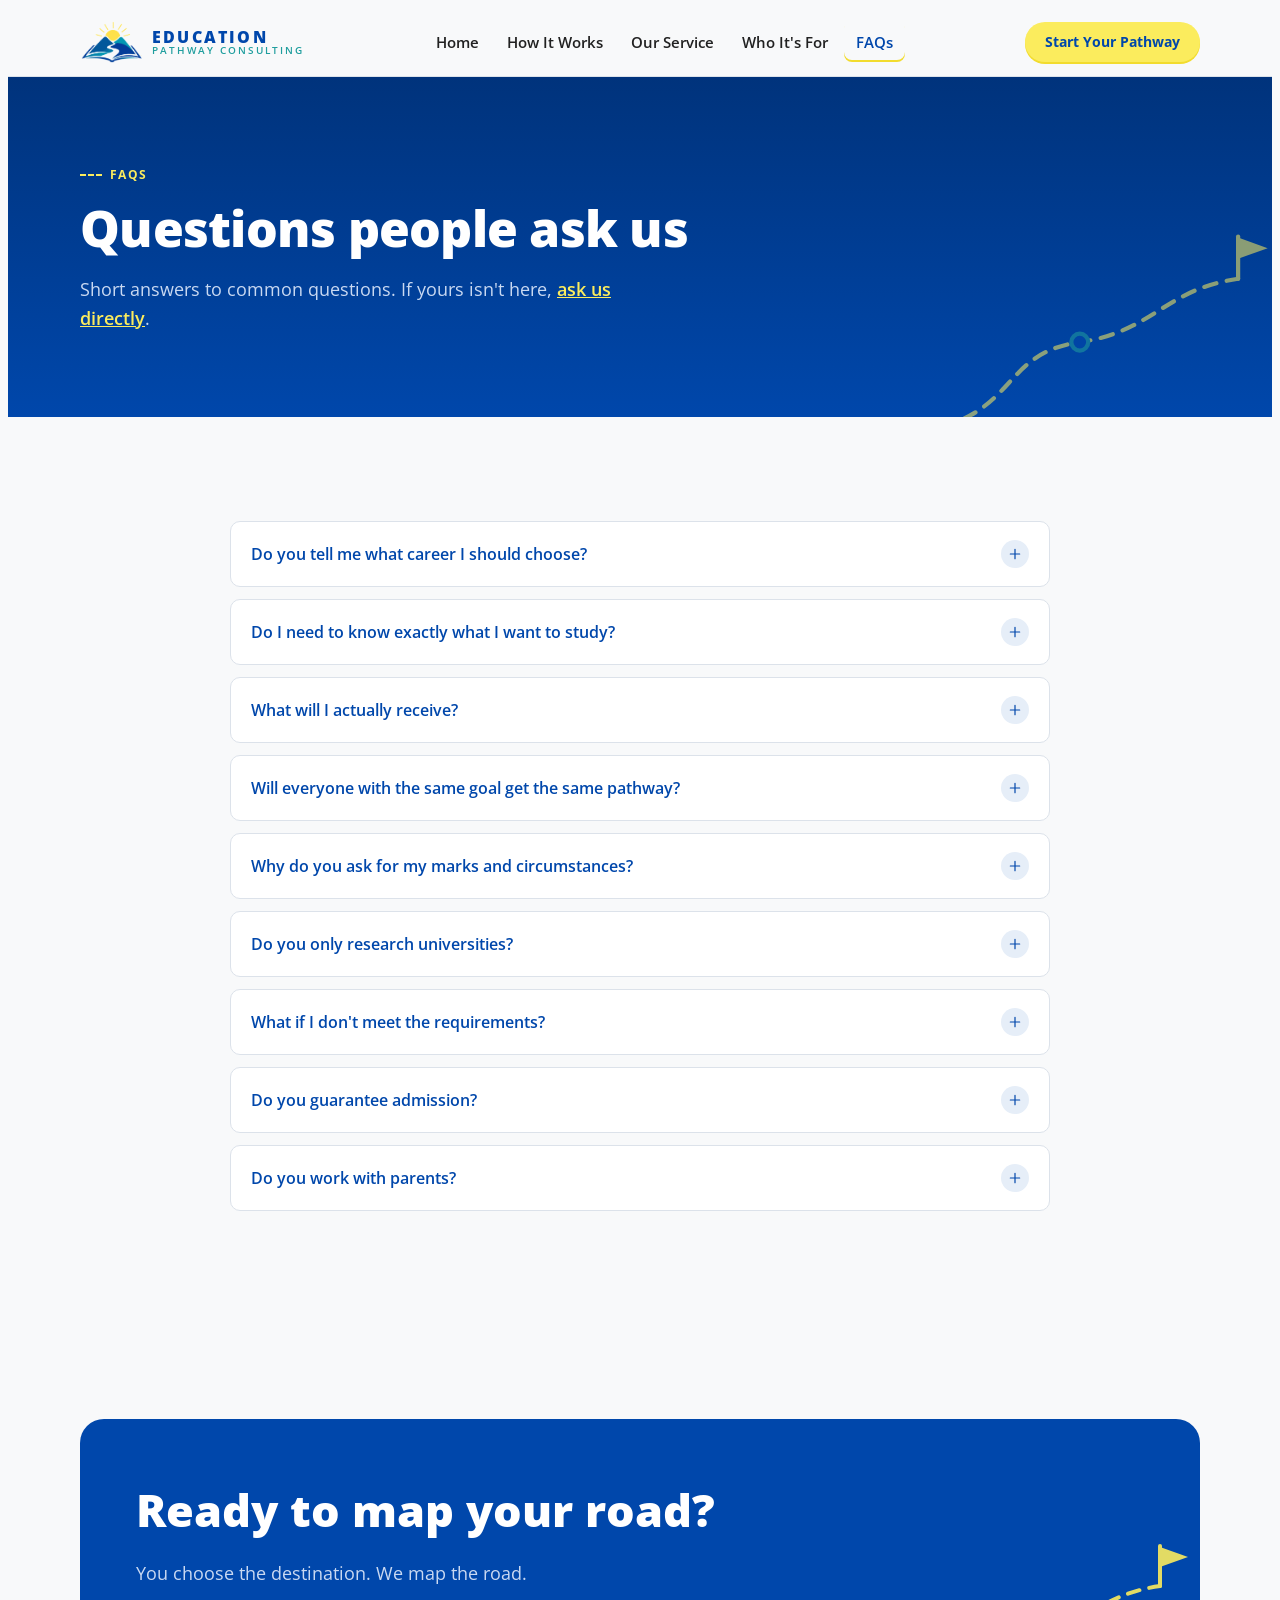
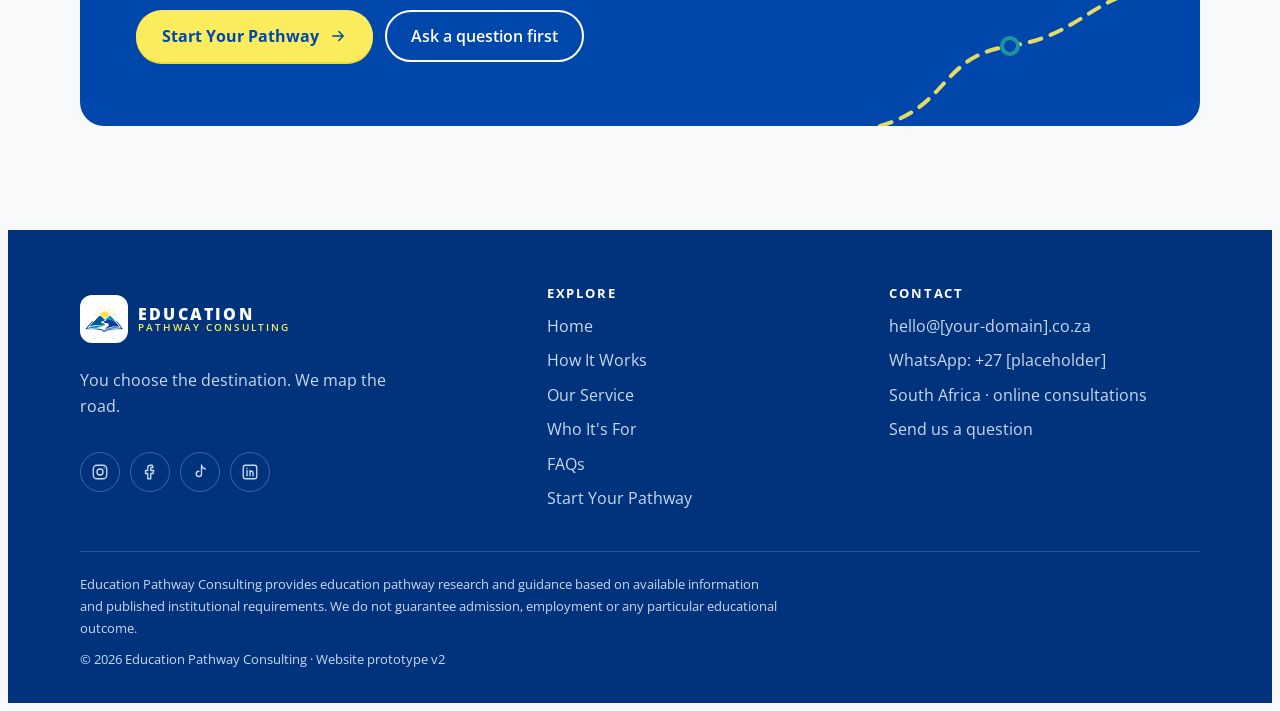
<file: faqs.html>
<!doctype html>
<html lang="en-ZA">
<head>
<meta charset="utf-8">
<meta name="viewport" content="width=device-width, initial-scale=1, viewport-fit=cover">
<title>FAQs · Education Pathway Consulting</title>
<meta name="description" content="Answers to common questions about Education Pathway Consulting.">
<link rel="icon" type="image/png" href="assets/logo-mark.png">
<link rel="preconnect" href="https://fonts.googleapis.com">
<link rel="preconnect" href="https://fonts.gstatic.com" crossorigin>
<link rel="stylesheet" href="https://fonts.googleapis.com/css2?family=Open+Sans:wght@400;600;700;800&display=swap">
<link rel="stylesheet" href="styles.css">
</head>
<body>
<!-- Icon sprite (simple line icons) -->
<svg width="0" height="0" style="position:absolute" aria-hidden="true">
  <defs>
        <symbol id="i-check" viewBox="0 0 24 24"><path d="M20 6 9 17l-5-5"/></symbol>
    <symbol id="i-arrow" viewBox="0 0 24 24"><path d="M5 12h14M13 6l6 6-6 6"/></symbol>
    <symbol id="i-down" viewBox="0 0 24 24"><path d="M12 5v14M6 13l6 6 6-6"/></symbol>
    <symbol id="i-plus" viewBox="0 0 24 24"><path d="M12 5v14M5 12h14"/></symbol>
    <symbol id="i-menu" viewBox="0 0 24 24"><path d="M4 7h16M4 12h16M4 17h16"/></symbol>
    <symbol id="i-close" viewBox="0 0 24 24"><path d="M6 6l12 12M18 6 6 18"/></symbol>
    <symbol id="i-pin" viewBox="0 0 24 24"><path d="M12 21s-7-6.2-7-11.5A7 7 0 0 1 19 9.5C19 14.8 12 21 12 21z"/><circle cx="12" cy="9.5" r="2.5"/></symbol>
    <symbol id="i-flag" viewBox="0 0 24 24"><path d="M5 21V4M5 4h11l-2 4 2 4H5"/></symbol>
    <symbol id="i-cap" viewBox="0 0 24 24"><path d="M2 9l10-5 10 5-10 5z"/><path d="M6 11v5c3 2.5 9 2.5 12 0v-5M22 9v6"/></symbol>
    <symbol id="i-building" viewBox="0 0 24 24"><path d="M3 21h18M5 21V10l7-5 7 5v11M9 21v-6h6v6M9 11h.01M15 11h.01"/></symbol>
    <symbol id="i-list" viewBox="0 0 24 24"><path d="M9 6h11M9 12h11M9 18h11"/><path d="M4 6l1 1 2-2M4 12l1 1 2-2M4 18l1 1 2-2"/></symbol>
    <symbol id="i-fork" viewBox="0 0 24 24"><circle cx="6" cy="19" r="2"/><circle cx="6" cy="5" r="2"/><circle cx="18" cy="7" r="2"/><path d="M6 7v10M18 9c0 5-12 3-12 8"/></symbol>
    <symbol id="i-steps" viewBox="0 0 24 24"><path d="M3 20h5v-5h5v-5h5V5h3"/></symbol>
    <symbol id="i-coins" viewBox="0 0 24 24"><ellipse cx="9" cy="7" rx="6" ry="3"/><path d="M3 7v4c0 1.7 2.7 3 6 3s6-1.3 6-3V7"/><path d="M9 14v3c0 1.7 2.7 3 6 3s6-1.3 6-3v-4c0-1.7-2.7-3-6-3"/></symbol>
    <symbol id="i-calendar" viewBox="0 0 24 24"><rect x="3" y="5" width="18" height="16" rx="2"/><path d="M3 10h18M8 3v4M16 3v4"/></symbol>
    <symbol id="i-compass" viewBox="0 0 24 24"><circle cx="12" cy="12" r="9"/><path d="M15.5 8.5 13.5 13.5 8.5 15.5 10.5 10.5z"/></symbol>
    <symbol id="i-doorway" viewBox="0 0 24 24"><path d="M4 21h16M6 21V4h12v17"/><path d="M14 12h.01"/><path d="M2 12h7M7 10l2 2-2 2"/></symbol>
    <symbol id="i-shuffle" viewBox="0 0 24 24"><path d="M16 3h5v5M4 20 21 3M21 16v5h-5M15 15l6 6M4 4l5 5"/></symbol>
    <symbol id="i-users" viewBox="0 0 24 24"><circle cx="9" cy="8" r="3.5"/><path d="M2.5 20c.8-3.5 3.4-5.5 6.5-5.5s5.7 2 6.5 5.5"/><circle cx="17" cy="9" r="2.5"/><path d="M16 14.6c2.6-.3 4.8 1.4 5.5 4.4"/></symbol>
    <symbol id="i-search" viewBox="0 0 24 24"><circle cx="11" cy="11" r="7"/><path d="m20 20-3.5-3.5"/></symbol>
    <symbol id="i-map" viewBox="0 0 24 24"><path d="M9 4 3 6v14l6-2 6 2 6-2V4l-6 2z"/><path d="M9 4v14M15 6v14"/></symbol>
    <symbol id="i-chat" viewBox="0 0 24 24"><path d="M21 12a8 8 0 0 1-11.6 7.1L4 20l1-4.6A8 8 0 1 1 21 12z"/></symbol>
    <symbol id="i-pen" viewBox="0 0 24 24"><path d="M4 20h4L19 9l-4-4L4 16z"/><path d="m13.5 6.5 4 4"/></symbol>
    <symbol id="i-source" viewBox="0 0 24 24"><path d="M14 3H6a2 2 0 0 0-2 2v14a2 2 0 0 0 2 2h12a2 2 0 0 0 2-2V9z"/><path d="M14 3v6h6M8 13h8M8 17h5"/></symbol>
    <symbol id="i-shield" viewBox="0 0 24 24"><path d="M12 3 4 6v6c0 4.5 3.4 8.2 8 9 4.6-.8 8-4.5 8-9V6z"/><path d="m9 12 2 2 4-4"/></symbol>
    <symbol id="i-info" viewBox="0 0 24 24"><circle cx="12" cy="12" r="9"/><path d="M12 11v5M12 8h.01"/></symbol>
    <symbol id="i-target" viewBox="0 0 24 24"><circle cx="12" cy="12" r="9"/><circle cx="12" cy="12" r="5"/><circle cx="12" cy="12" r="1"/></symbol>
    <symbol id="i-ig" viewBox="0 0 24 24"><rect x="3" y="3" width="18" height="18" rx="5"/><circle cx="12" cy="12" r="4"/><path d="M17.5 6.5h.01"/></symbol>
    <symbol id="i-fb" viewBox="0 0 24 24"><path d="M15 3h-2.5A3.5 3.5 0 0 0 9 6.5V10H6v4h3v7h4v-7h3l1-4h-4V7a1 1 0 0 1 1-1h2z"/></symbol>
    <symbol id="i-in" viewBox="0 0 24 24"><rect x="3" y="3" width="18" height="18" rx="3"/><path d="M8 10v7M8 7h.01M12 17v-4a2 2 0 0 1 4 0v4M12 10v7"/></symbol>
    <symbol id="i-tt" viewBox="0 0 24 24"><path d="M14 3v11.5a3.5 3.5 0 1 1-3.5-3.5"/><path d="M14 3c.5 2.8 2.4 4.6 5 5"/></symbol>
  </defs>
</svg>


<a class="visually-hidden" href="#main">Skip to content</a>
<header class="site-header" id="top">
  <div class="wrap nav">
    <a class="brand" href="index.html" aria-label="Education Pathway Consulting — home">
      <span class="logo-mark" aria-hidden="true"></span>
      <span class="wordmark"><b>EDUCATION</b><span>PATHWAY CONSULTING</span></span>
    </a>
    <nav aria-label="Primary">
      <ul class="nav-links">
        <li><a href="index.html">Home</a></li>
        <li><a href="how-it-works.html">How It Works</a></li>
        <li><a href="our-service.html">Our Service</a></li>
        <li><a href="who-its-for.html">Who It's For</a></li>
        <li><a href="faqs.html" aria-current="page">FAQs</a></li>
      </ul>
    </nav>
    <a class="btn btn-cta nav-cta" href="start-your-pathway.html">Start Your Pathway</a>
    <button class="menu-btn" id="menuBtn" type="button" aria-expanded="false" aria-controls="mobileMenu" aria-label="Open menu">
      <svg class="icon"><use href="#i-menu"/></svg>
    </button>
  </div>
  <div class="mobile-menu" id="mobileMenu" hidden>
    <div class="wrap">
      <ul>
        <li><a href="index.html">Home</a></li>
        <li><a href="how-it-works.html">How It Works</a></li>
        <li><a href="our-service.html">Our Service</a></li>
        <li><a href="who-its-for.html">Who It's For</a></li>
        <li><a href="faqs.html" aria-current="page">FAQs</a></li>
      </ul>
      <a class="btn btn-cta" href="start-your-pathway.html">Start Your Pathway</a>
    </div>
  </div>
</header>

<main id="main">
<section class="page-hero on-dark">
  <svg class="deco" viewBox="0 0 360 200" aria-hidden="true">
        <path d="M10 190 C80 170 70 120 140 110 C210 100 220 60 290 50" stroke="#FBEC5D" stroke-width="4" fill="none" stroke-dasharray="12 10" stroke-linecap="round"/>
        <circle cx="140" cy="110" r="8" fill="#0047AB" stroke="#1F9E9E" stroke-width="4"/>
        <path d="M290 50 V10" stroke="#FBEC5D" stroke-width="4" stroke-linecap="round"/>
        <path d="M290 11 L318 21 L290 31 Z" fill="#FBEC5D"/>
      </svg>
  <div class="wrap">
    <span class="eyebrow">FAQs</span>
    <h1>Questions people ask us</h1>
    <p>Short answers to common questions. If yours isn't here, <a href="start-your-pathway.html#question" style="color:var(--yellow);font-weight:600">ask us directly</a>.</p>
  </div>
</section>

<section class="section" aria-label="Frequently asked questions">
  <div class="wrap">
    <div class="faq-list faq-page">
      <details><summary>Do you tell me what career I should choose?<span class="pm"><svg class="icon"><use href="#i-plus"/></svg></span></summary><p class="ans">No. You choose the destination, and we research the education routes that could get you there.</p></details>
      <details><summary>Do I need to know exactly what I want to study?<span class="pm"><svg class="icon"><use href="#i-plus"/></svg></span></summary><p class="ans">No. A career, profession or type of work is enough. Finding the relevant qualifications is part of the research.</p></details>
      <details><summary>What will I actually receive?<span class="pm"><svg class="icon"><use href="#i-plus"/></svg></span></summary><p class="ans">A personalised Pathway Report, with sources and next steps. <a href="our-service.html">See what it covers</a>.</p></details>
      <details><summary>Will everyone with the same goal get the same pathway?<span class="pm"><svg class="icon"><use href="#i-plus"/></svg></span></summary><p class="ans">No. Your route depends on where you are starting from. <a href="how-it-works.html">See what shapes a pathway</a>.</p></details>
      <details><summary>Why do you ask for my marks and circumstances?<span class="pm"><svg class="icon"><use href="#i-plus"/></svg></span></summary><p class="ans">We compare your marks with published entry requirements, and use your location, budget and preferences to focus on routes that are realistic for you.</p></details>
      <details><summary>Do you only research universities?<span class="pm"><svg class="icon"><use href="#i-plus"/></svg></span></summary><p class="ans">No. Depending on your destination and circumstances, we may research universities, private higher education institutions, TVET colleges and other relevant education pathways.</p></details>
      <details><summary>What if I don't meet the requirements?<span class="pm"><svg class="icon"><use href="#i-plus"/></svg></span></summary><p class="ans">That's where pathway research is most useful. We look for documented alternative routes where they exist.</p></details>
      <details><summary>Do you guarantee admission?<span class="pm"><svg class="icon"><use href="#i-plus"/></svg></span></summary><p class="ans">No. We research published requirements and documented pathways. Meeting published minimum requirements doesn't guarantee a place, especially for competitive programmes. Final admission decisions rest with each institution.</p></details>
      <details><summary>Do you work with parents?<span class="pm"><svg class="icon"><use href="#i-plus"/></svg></span></summary><p class="ans">Yes. Parents and guardians can complete the process with or on behalf of a learner.</p></details>
    </div>
  </div>
</section>

<section class="section" aria-labelledby="cta-title">
  <div class="wrap">
    <div class="cta-band on-dark">
      <svg class="deco" viewBox="0 0 360 200" aria-hidden="true">
        <path d="M10 190 C80 170 70 120 140 110 C210 100 220 60 290 50" stroke="#FBEC5D" stroke-width="4" fill="none" stroke-dasharray="12 10" stroke-linecap="round"/>
        <circle cx="140" cy="110" r="8" fill="#0047AB" stroke="#1F9E9E" stroke-width="4"/>
        <path d="M290 50 V10" stroke="#FBEC5D" stroke-width="4" stroke-linecap="round"/>
        <path d="M290 11 L318 21 L290 31 Z" fill="#FBEC5D"/>
      </svg>
      <h2 id="cta-title">Ready to map your road?</h2>
      <p>You choose the destination. We map the road.</p>
      <div class="actions">
        <a class="btn btn-cta" href="start-your-pathway.html">Start Your Pathway <svg class="icon"><use href="#i-arrow"/></svg></a>
        <a class="btn btn-ghost" href="start-your-pathway.html#question">Ask a question first</a>
      </div>
    </div>
  </div>
</section>

</main>

<footer class="site-footer">
  <div class="wrap">
    <div class="f-grid">
      <div class="f-brand">
        <a class="brand" href="index.html">
          <span class="mark-tile" aria-hidden="true"><span class="logo-mark"></span></span>
          <span class="wordmark"><b>EDUCATION</b><span>PATHWAY CONSULTING</span></span>
        </a>
        <p>You choose the destination. We map the road.</p>
        <div class="socials" aria-label="Social media (placeholders)">
          <a href="#" aria-label="Instagram (placeholder)"><svg class="icon"><use href="#i-ig"/></svg></a>
          <a href="#" aria-label="Facebook (placeholder)"><svg class="icon"><use href="#i-fb"/></svg></a>
          <a href="#" aria-label="TikTok (placeholder)"><svg class="icon"><use href="#i-tt"/></svg></a>
          <a href="#" aria-label="LinkedIn (placeholder)"><svg class="icon"><use href="#i-in"/></svg></a>
        </div>
      </div>
      <div>
        <h4>Explore</h4>
        <ul>
          <li><a href="index.html">Home</a></li>
          <li><a href="how-it-works.html">How It Works</a></li>
          <li><a href="our-service.html">Our Service</a></li>
          <li><a href="who-its-for.html">Who It's For</a></li>
          <li><a href="faqs.html">FAQs</a></li>
          <li><a href="start-your-pathway.html">Start Your Pathway</a></li>
        </ul>
      </div>
      <div>
        <h4>Contact</h4>
        <ul>
          <li>hello@[your-domain].co.za</li>
          <li>WhatsApp: +27 [placeholder]</li>
          <li>South Africa · online consultations</li>
          <li><a href="start-your-pathway.html#question">Send us a question</a></li>
        </ul>
      </div>
    </div>
    <div class="disclaimer">
      <p>Education Pathway Consulting provides education pathway research and guidance based on available information and published institutional requirements. We do not guarantee admission, employment or any particular educational outcome.</p>
      <p>© 2026 Education Pathway Consulting · Website prototype v2</p>
    </div>
  </div>
</footer>

<script src="script.js"></script>
</body>
</html>
</file>
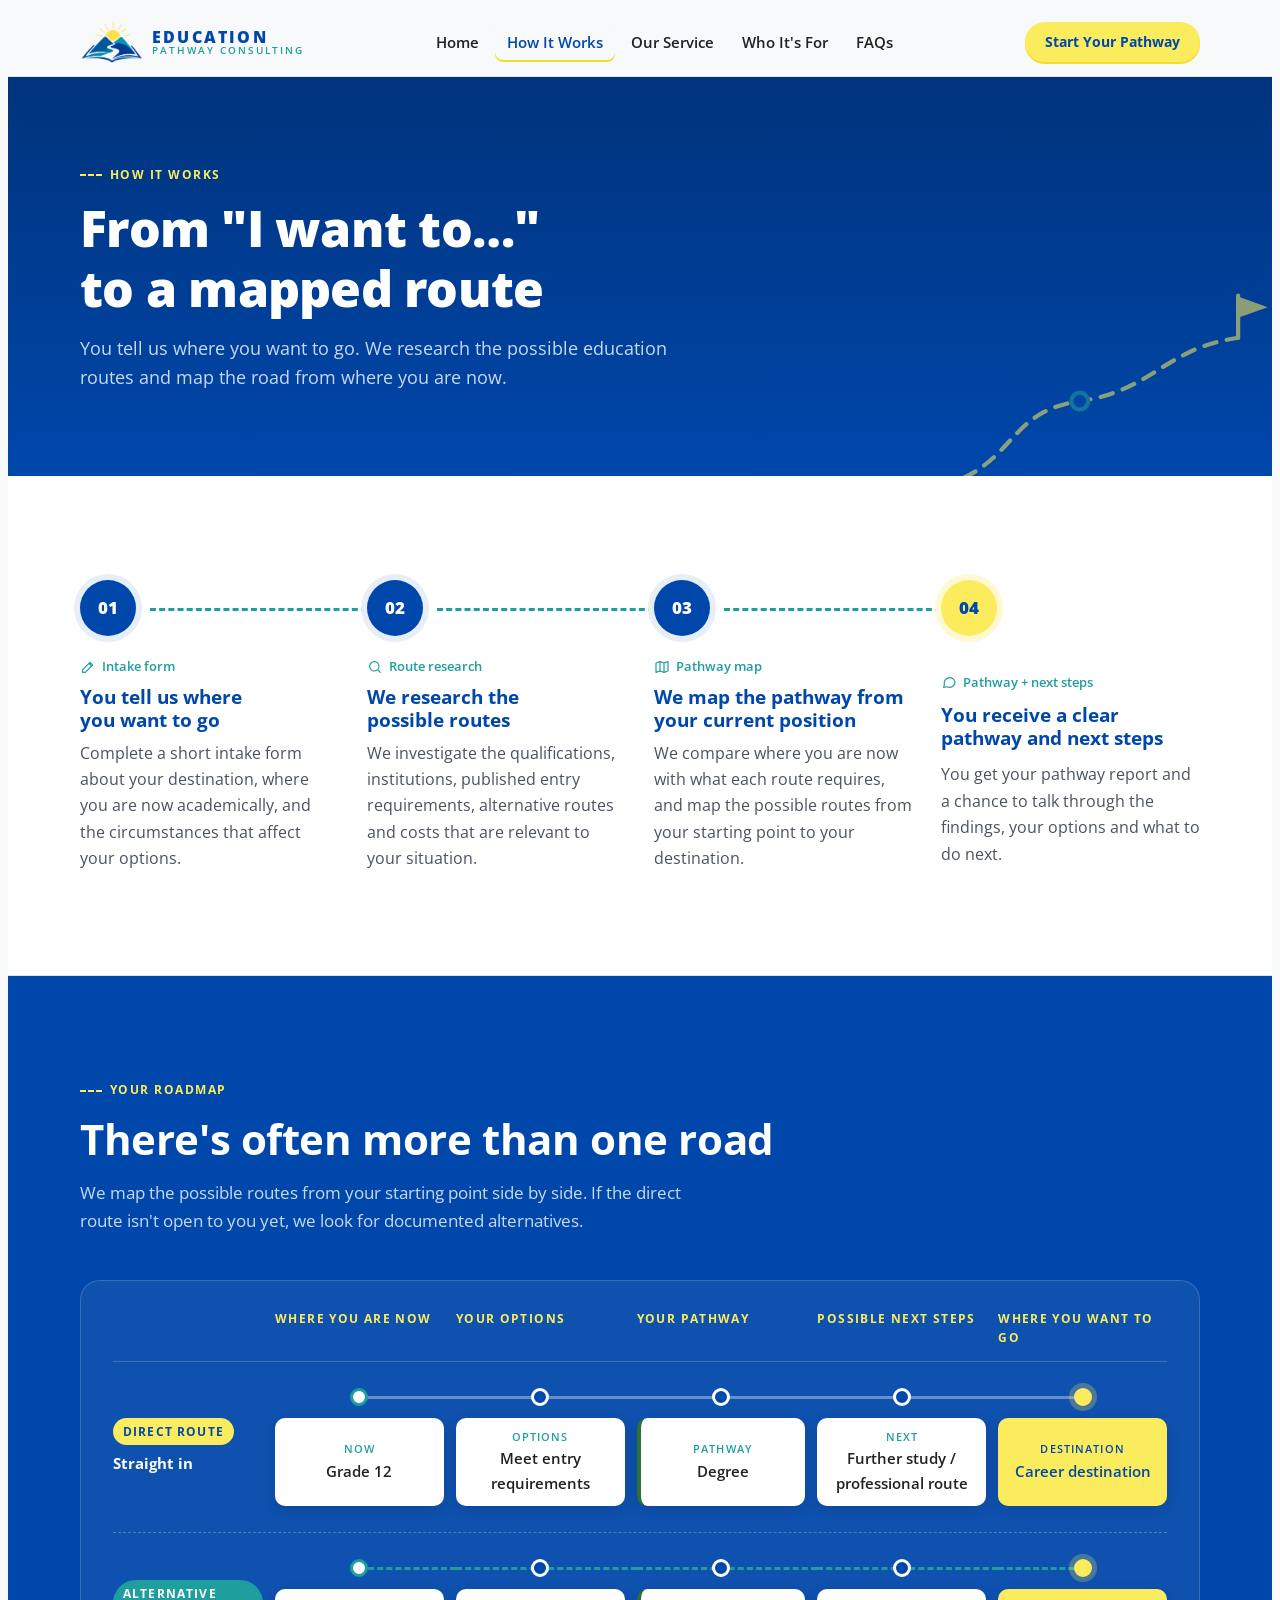
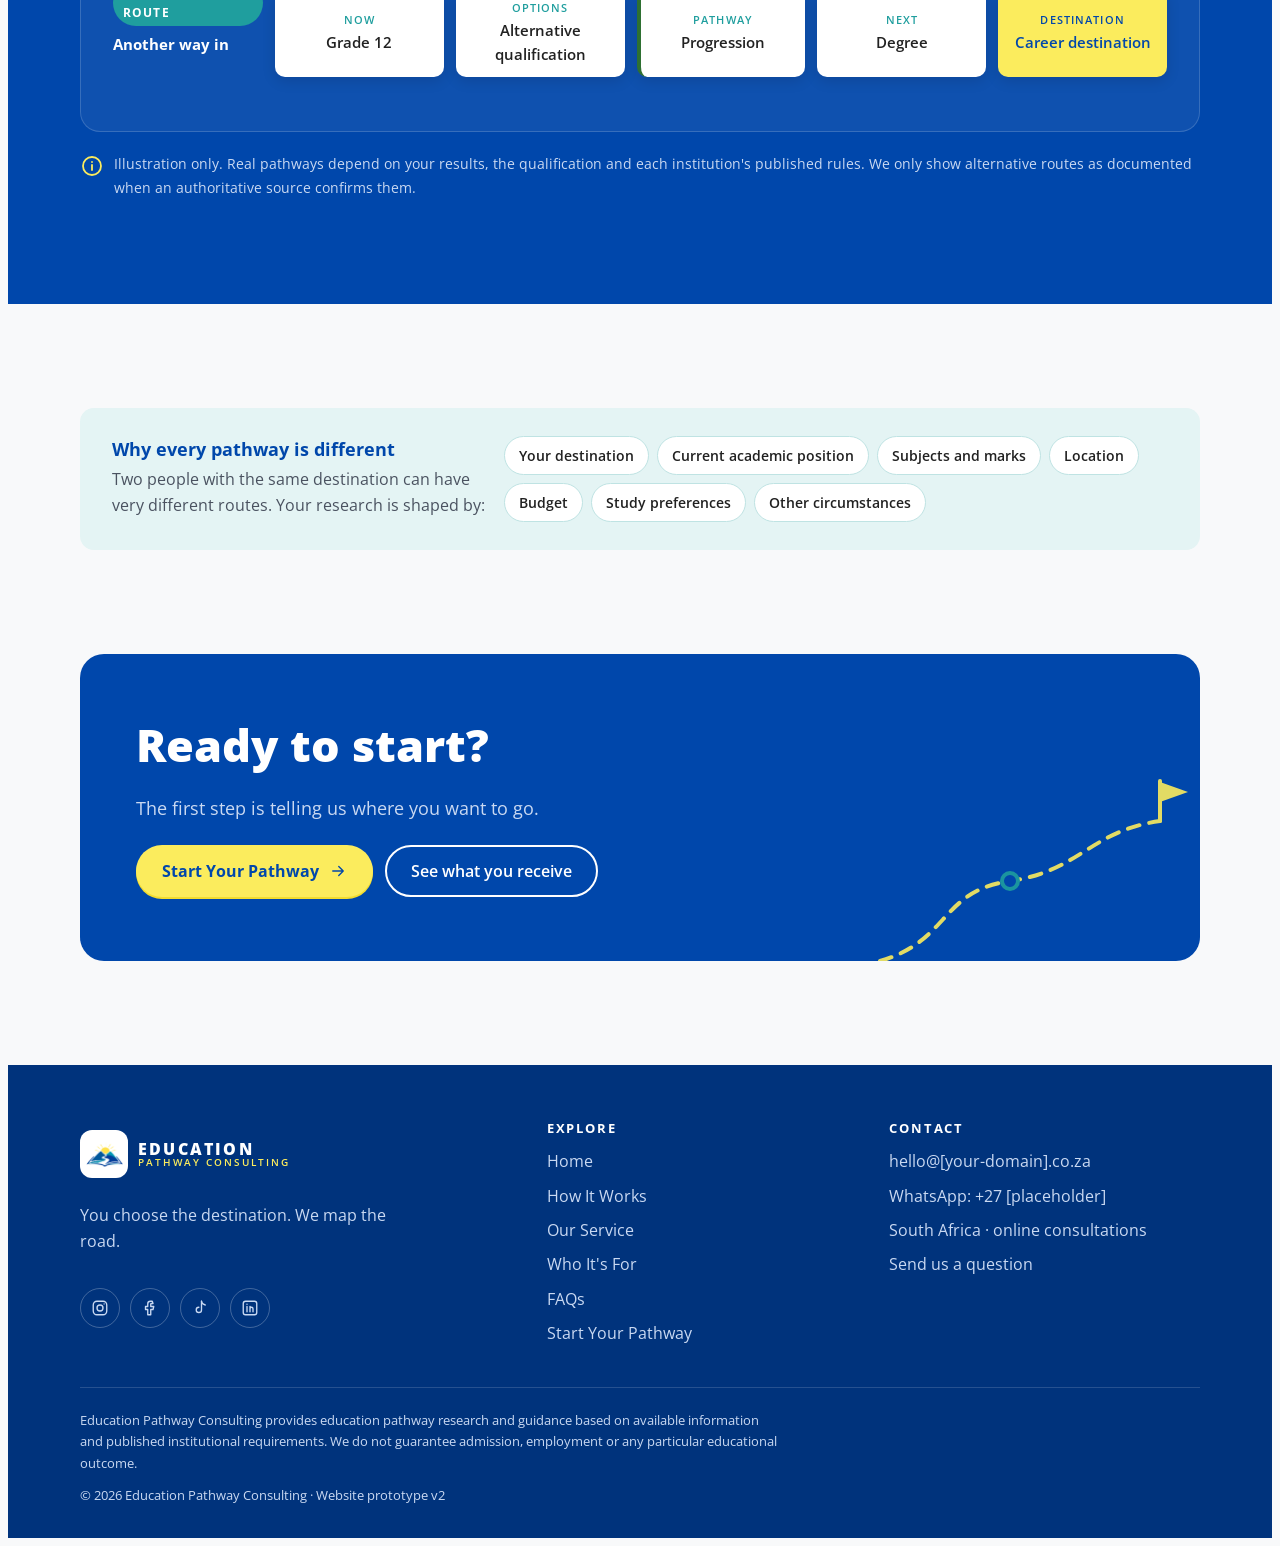
<file: how-it-works.html>
<!doctype html>
<html lang="en-ZA">
<head>
<meta charset="utf-8">
<meta name="viewport" content="width=device-width, initial-scale=1, viewport-fit=cover">
<title>How It Works · Education Pathway Consulting</title>
<meta name="description" content="How Education Pathway Consulting researches and maps the education routes from where you are now to where you want to go.">
<link rel="icon" type="image/png" href="assets/logo-mark.png">
<link rel="preconnect" href="https://fonts.googleapis.com">
<link rel="preconnect" href="https://fonts.gstatic.com" crossorigin>
<link rel="stylesheet" href="https://fonts.googleapis.com/css2?family=Open+Sans:wght@400;600;700;800&display=swap">
<link rel="stylesheet" href="styles.css">
</head>
<body>
<!-- Icon sprite (simple line icons) -->
<svg width="0" height="0" style="position:absolute" aria-hidden="true">
  <defs>
        <symbol id="i-check" viewBox="0 0 24 24"><path d="M20 6 9 17l-5-5"/></symbol>
    <symbol id="i-arrow" viewBox="0 0 24 24"><path d="M5 12h14M13 6l6 6-6 6"/></symbol>
    <symbol id="i-down" viewBox="0 0 24 24"><path d="M12 5v14M6 13l6 6 6-6"/></symbol>
    <symbol id="i-plus" viewBox="0 0 24 24"><path d="M12 5v14M5 12h14"/></symbol>
    <symbol id="i-menu" viewBox="0 0 24 24"><path d="M4 7h16M4 12h16M4 17h16"/></symbol>
    <symbol id="i-close" viewBox="0 0 24 24"><path d="M6 6l12 12M18 6 6 18"/></symbol>
    <symbol id="i-pin" viewBox="0 0 24 24"><path d="M12 21s-7-6.2-7-11.5A7 7 0 0 1 19 9.5C19 14.8 12 21 12 21z"/><circle cx="12" cy="9.5" r="2.5"/></symbol>
    <symbol id="i-flag" viewBox="0 0 24 24"><path d="M5 21V4M5 4h11l-2 4 2 4H5"/></symbol>
    <symbol id="i-cap" viewBox="0 0 24 24"><path d="M2 9l10-5 10 5-10 5z"/><path d="M6 11v5c3 2.5 9 2.5 12 0v-5M22 9v6"/></symbol>
    <symbol id="i-building" viewBox="0 0 24 24"><path d="M3 21h18M5 21V10l7-5 7 5v11M9 21v-6h6v6M9 11h.01M15 11h.01"/></symbol>
    <symbol id="i-list" viewBox="0 0 24 24"><path d="M9 6h11M9 12h11M9 18h11"/><path d="M4 6l1 1 2-2M4 12l1 1 2-2M4 18l1 1 2-2"/></symbol>
    <symbol id="i-fork" viewBox="0 0 24 24"><circle cx="6" cy="19" r="2"/><circle cx="6" cy="5" r="2"/><circle cx="18" cy="7" r="2"/><path d="M6 7v10M18 9c0 5-12 3-12 8"/></symbol>
    <symbol id="i-steps" viewBox="0 0 24 24"><path d="M3 20h5v-5h5v-5h5V5h3"/></symbol>
    <symbol id="i-coins" viewBox="0 0 24 24"><ellipse cx="9" cy="7" rx="6" ry="3"/><path d="M3 7v4c0 1.7 2.7 3 6 3s6-1.3 6-3V7"/><path d="M9 14v3c0 1.7 2.7 3 6 3s6-1.3 6-3v-4c0-1.7-2.7-3-6-3"/></symbol>
    <symbol id="i-calendar" viewBox="0 0 24 24"><rect x="3" y="5" width="18" height="16" rx="2"/><path d="M3 10h18M8 3v4M16 3v4"/></symbol>
    <symbol id="i-compass" viewBox="0 0 24 24"><circle cx="12" cy="12" r="9"/><path d="M15.5 8.5 13.5 13.5 8.5 15.5 10.5 10.5z"/></symbol>
    <symbol id="i-doorway" viewBox="0 0 24 24"><path d="M4 21h16M6 21V4h12v17"/><path d="M14 12h.01"/><path d="M2 12h7M7 10l2 2-2 2"/></symbol>
    <symbol id="i-shuffle" viewBox="0 0 24 24"><path d="M16 3h5v5M4 20 21 3M21 16v5h-5M15 15l6 6M4 4l5 5"/></symbol>
    <symbol id="i-users" viewBox="0 0 24 24"><circle cx="9" cy="8" r="3.5"/><path d="M2.5 20c.8-3.5 3.4-5.5 6.5-5.5s5.7 2 6.5 5.5"/><circle cx="17" cy="9" r="2.5"/><path d="M16 14.6c2.6-.3 4.8 1.4 5.5 4.4"/></symbol>
    <symbol id="i-search" viewBox="0 0 24 24"><circle cx="11" cy="11" r="7"/><path d="m20 20-3.5-3.5"/></symbol>
    <symbol id="i-map" viewBox="0 0 24 24"><path d="M9 4 3 6v14l6-2 6 2 6-2V4l-6 2z"/><path d="M9 4v14M15 6v14"/></symbol>
    <symbol id="i-chat" viewBox="0 0 24 24"><path d="M21 12a8 8 0 0 1-11.6 7.1L4 20l1-4.6A8 8 0 1 1 21 12z"/></symbol>
    <symbol id="i-pen" viewBox="0 0 24 24"><path d="M4 20h4L19 9l-4-4L4 16z"/><path d="m13.5 6.5 4 4"/></symbol>
    <symbol id="i-source" viewBox="0 0 24 24"><path d="M14 3H6a2 2 0 0 0-2 2v14a2 2 0 0 0 2 2h12a2 2 0 0 0 2-2V9z"/><path d="M14 3v6h6M8 13h8M8 17h5"/></symbol>
    <symbol id="i-shield" viewBox="0 0 24 24"><path d="M12 3 4 6v6c0 4.5 3.4 8.2 8 9 4.6-.8 8-4.5 8-9V6z"/><path d="m9 12 2 2 4-4"/></symbol>
    <symbol id="i-info" viewBox="0 0 24 24"><circle cx="12" cy="12" r="9"/><path d="M12 11v5M12 8h.01"/></symbol>
    <symbol id="i-target" viewBox="0 0 24 24"><circle cx="12" cy="12" r="9"/><circle cx="12" cy="12" r="5"/><circle cx="12" cy="12" r="1"/></symbol>
    <symbol id="i-ig" viewBox="0 0 24 24"><rect x="3" y="3" width="18" height="18" rx="5"/><circle cx="12" cy="12" r="4"/><path d="M17.5 6.5h.01"/></symbol>
    <symbol id="i-fb" viewBox="0 0 24 24"><path d="M15 3h-2.5A3.5 3.5 0 0 0 9 6.5V10H6v4h3v7h4v-7h3l1-4h-4V7a1 1 0 0 1 1-1h2z"/></symbol>
    <symbol id="i-in" viewBox="0 0 24 24"><rect x="3" y="3" width="18" height="18" rx="3"/><path d="M8 10v7M8 7h.01M12 17v-4a2 2 0 0 1 4 0v4M12 10v7"/></symbol>
    <symbol id="i-tt" viewBox="0 0 24 24"><path d="M14 3v11.5a3.5 3.5 0 1 1-3.5-3.5"/><path d="M14 3c.5 2.8 2.4 4.6 5 5"/></symbol>
  </defs>
</svg>


<a class="visually-hidden" href="#main">Skip to content</a>
<header class="site-header" id="top">
  <div class="wrap nav">
    <a class="brand" href="index.html" aria-label="Education Pathway Consulting — home">
      <span class="logo-mark" aria-hidden="true"></span>
      <span class="wordmark"><b>EDUCATION</b><span>PATHWAY CONSULTING</span></span>
    </a>
    <nav aria-label="Primary">
      <ul class="nav-links">
        <li><a href="index.html">Home</a></li>
        <li><a href="how-it-works.html" aria-current="page">How It Works</a></li>
        <li><a href="our-service.html">Our Service</a></li>
        <li><a href="who-its-for.html">Who It's For</a></li>
        <li><a href="faqs.html">FAQs</a></li>
      </ul>
    </nav>
    <a class="btn btn-cta nav-cta" href="start-your-pathway.html">Start Your Pathway</a>
    <button class="menu-btn" id="menuBtn" type="button" aria-expanded="false" aria-controls="mobileMenu" aria-label="Open menu">
      <svg class="icon"><use href="#i-menu"/></svg>
    </button>
  </div>
  <div class="mobile-menu" id="mobileMenu" hidden>
    <div class="wrap">
      <ul>
        <li><a href="index.html">Home</a></li>
        <li><a href="how-it-works.html" aria-current="page">How It Works</a></li>
        <li><a href="our-service.html">Our Service</a></li>
        <li><a href="who-its-for.html">Who It's For</a></li>
        <li><a href="faqs.html">FAQs</a></li>
      </ul>
      <a class="btn btn-cta" href="start-your-pathway.html">Start Your Pathway</a>
    </div>
  </div>
</header>

<main id="main">
<section class="page-hero on-dark">
  <svg class="deco" viewBox="0 0 360 200" aria-hidden="true">
        <path d="M10 190 C80 170 70 120 140 110 C210 100 220 60 290 50" stroke="#FBEC5D" stroke-width="4" fill="none" stroke-dasharray="12 10" stroke-linecap="round"/>
        <circle cx="140" cy="110" r="8" fill="#0047AB" stroke="#1F9E9E" stroke-width="4"/>
        <path d="M290 50 V10" stroke="#FBEC5D" stroke-width="4" stroke-linecap="round"/>
        <path d="M290 11 L318 21 L290 31 Z" fill="#FBEC5D"/>
      </svg>
  <div class="wrap">
    <span class="eyebrow">How it works</span>
    <h1>From "I want to…" to a mapped route</h1>
    <p>You tell us where you want to go. We research the possible education routes and map the road from where you are now.</p>
  </div>
</section>

<section class="section how" aria-labelledby="steps-title" style="border-top:0">
  <div class="wrap">
    <h2 class="visually-hidden" id="steps-title">The four steps</h2>
    <ol class="steps">
      <li class="step">
        <div class="step-marker"><span class="step-num">01</span></div>
        <div class="step-body">
          <span class="step-tag"><svg class="icon"><use href="#i-pen"/></svg>Intake form</span>
          <h3>You tell us where you want to go</h3>
          <p>Complete a short intake form about your destination, where you are now academically, and the circumstances that affect your options.</p>
        </div>
      </li>
      <li class="step">
        <div class="step-marker"><span class="step-num">02</span></div>
        <div class="step-body">
          <span class="step-tag"><svg class="icon"><use href="#i-search"/></svg>Route research</span>
          <h3>We research the possible routes</h3>
          <p>We investigate the qualifications, institutions, published entry requirements, alternative routes and costs that are relevant to your situation.</p>
        </div>
      </li>
      <li class="step">
        <div class="step-marker"><span class="step-num">03</span></div>
        <div class="step-body">
          <span class="step-tag"><svg class="icon"><use href="#i-map"/></svg>Pathway map</span>
          <h3>We map the pathway from your current position</h3>
          <p>We compare where you are now with what each route requires, and map the possible routes from your starting point to your destination.</p>
        </div>
      </li>
      <li class="step">
        <div class="step-marker"><span class="step-num">04</span></div>
        <div class="step-body">
          <span class="step-tag"><svg class="icon"><use href="#i-chat"/></svg>Pathway + next steps</span>
          <h3>You receive a clear pathway and next steps</h3>
          <p>You get your pathway report and a chance to talk through the findings, your options and what to do next.</p>
        </div>
      </li>
    </ol>
  </div>
</section>

<section class="section roadmap on-dark" aria-labelledby="roadmap-title">
  <div class="wrap">
    <div class="sec-head">
      <span class="eyebrow">Your roadmap</span>
      <h2 class="h2" id="roadmap-title">There's often more than one road</h2>
      <p class="lede">We map the possible routes from your starting point side by side. If the direct route isn't open to you yet, we look for documented alternatives.</p>
    </div>
    <div class="rm-board">
      <div class="rm-stages" aria-hidden="true">
        <span>Route</span><span>Where you are now</span><span>Your options</span><span>Your pathway</span><span>Possible next steps</span><span>Where you want to go</span>
      </div>

      <div class="route route-direct">
        <div class="route-label"><span class="tag">Direct route</span><span>Straight in</span></div>
        <ol class="nodes">
          <li class="node start"><span class="dot"></span><div class="card"><small>Now</small>Grade 12</div></li>
          <li class="node"><span class="dot"></span><div class="card"><small>Options</small>Meet entry requirements</div></li>
          <li class="node progress"><span class="dot"></span><div class="card"><small>Pathway</small>Degree</div></li>
          <li class="node"><span class="dot"></span><div class="card"><small>Next</small>Further study / professional route</div></li>
          <li class="node dest"><span class="dot"></span><div class="card"><small>Destination</small>Career destination</div></li>
        </ol>
      </div>

      <div class="route route-alt">
        <div class="route-label"><span class="tag">Alternative route</span><span>Another way in</span></div>
        <ol class="nodes">
          <li class="node start"><span class="dot"></span><div class="card"><small>Now</small>Grade 12</div></li>
          <li class="node"><span class="dot"></span><div class="card"><small>Options</small>Alternative qualification</div></li>
          <li class="node progress"><span class="dot"></span><div class="card"><small>Pathway</small>Progression</div></li>
          <li class="node"><span class="dot"></span><div class="card"><small>Next</small>Degree</div></li>
          <li class="node dest"><span class="dot"></span><div class="card"><small>Destination</small>Career destination</div></li>
        </ol>
      </div>
    </div>
    
    <p class="rm-note"><svg class="icon"><use href="#i-info"/></svg>Illustration only. Real pathways depend on your results, the qualification and each institution's published rules. We only show alternative routes as documented when an authoritative source confirms them.</p>
  </div>
</section>

<section class="section" aria-label="Why every pathway is different" style="padding-bottom:0">
  <div class="wrap">
    <div class="personal" style="margin-top:0">
      <div>
        <h3>Why every pathway is different</h3>
        <p>Two people with the same destination can have very different routes. Your research is shaped by:</p>
      </div>
      <ul class="chips" aria-label="What shapes your pathway research">
        <li>Your destination</li><li>Current academic position</li><li>Subjects and marks</li><li>Location</li><li>Budget</li><li>Study preferences</li><li>Other circumstances</li>
      </ul>
    </div>
  </div>
</section>

<section class="section" aria-labelledby="cta-title">
  <div class="wrap">
    <div class="cta-band on-dark">
      <svg class="deco" viewBox="0 0 360 200" aria-hidden="true">
        <path d="M10 190 C80 170 70 120 140 110 C210 100 220 60 290 50" stroke="#FBEC5D" stroke-width="4" fill="none" stroke-dasharray="12 10" stroke-linecap="round"/>
        <circle cx="140" cy="110" r="8" fill="#0047AB" stroke="#1F9E9E" stroke-width="4"/>
        <path d="M290 50 V10" stroke="#FBEC5D" stroke-width="4" stroke-linecap="round"/>
        <path d="M290 11 L318 21 L290 31 Z" fill="#FBEC5D"/>
      </svg>
      <h2 id="cta-title">Ready to start?</h2>
      <p>The first step is telling us where you want to go.</p>
      <div class="actions">
        <a class="btn btn-cta" href="start-your-pathway.html">Start Your Pathway <svg class="icon"><use href="#i-arrow"/></svg></a>
        <a class="btn btn-ghost" href="our-service.html">See what you receive</a>
      </div>
    </div>
  </div>
</section>

</main>

<footer class="site-footer">
  <div class="wrap">
    <div class="f-grid">
      <div class="f-brand">
        <a class="brand" href="index.html">
          <span class="mark-tile" aria-hidden="true"><span class="logo-mark"></span></span>
          <span class="wordmark"><b>EDUCATION</b><span>PATHWAY CONSULTING</span></span>
        </a>
        <p>You choose the destination. We map the road.</p>
        <div class="socials" aria-label="Social media (placeholders)">
          <a href="#" aria-label="Instagram (placeholder)"><svg class="icon"><use href="#i-ig"/></svg></a>
          <a href="#" aria-label="Facebook (placeholder)"><svg class="icon"><use href="#i-fb"/></svg></a>
          <a href="#" aria-label="TikTok (placeholder)"><svg class="icon"><use href="#i-tt"/></svg></a>
          <a href="#" aria-label="LinkedIn (placeholder)"><svg class="icon"><use href="#i-in"/></svg></a>
        </div>
      </div>
      <div>
        <h4>Explore</h4>
        <ul>
          <li><a href="index.html">Home</a></li>
          <li><a href="how-it-works.html">How It Works</a></li>
          <li><a href="our-service.html">Our Service</a></li>
          <li><a href="who-its-for.html">Who It's For</a></li>
          <li><a href="faqs.html">FAQs</a></li>
          <li><a href="start-your-pathway.html">Start Your Pathway</a></li>
        </ul>
      </div>
      <div>
        <h4>Contact</h4>
        <ul>
          <li>hello@[your-domain].co.za</li>
          <li>WhatsApp: +27 [placeholder]</li>
          <li>South Africa · online consultations</li>
          <li><a href="start-your-pathway.html#question">Send us a question</a></li>
        </ul>
      </div>
    </div>
    <div class="disclaimer">
      <p>Education Pathway Consulting provides education pathway research and guidance based on available information and published institutional requirements. We do not guarantee admission, employment or any particular educational outcome.</p>
      <p>© 2026 Education Pathway Consulting · Website prototype v2</p>
    </div>
  </div>
</footer>

<script src="script.js"></script>
</body>
</html>
</file>
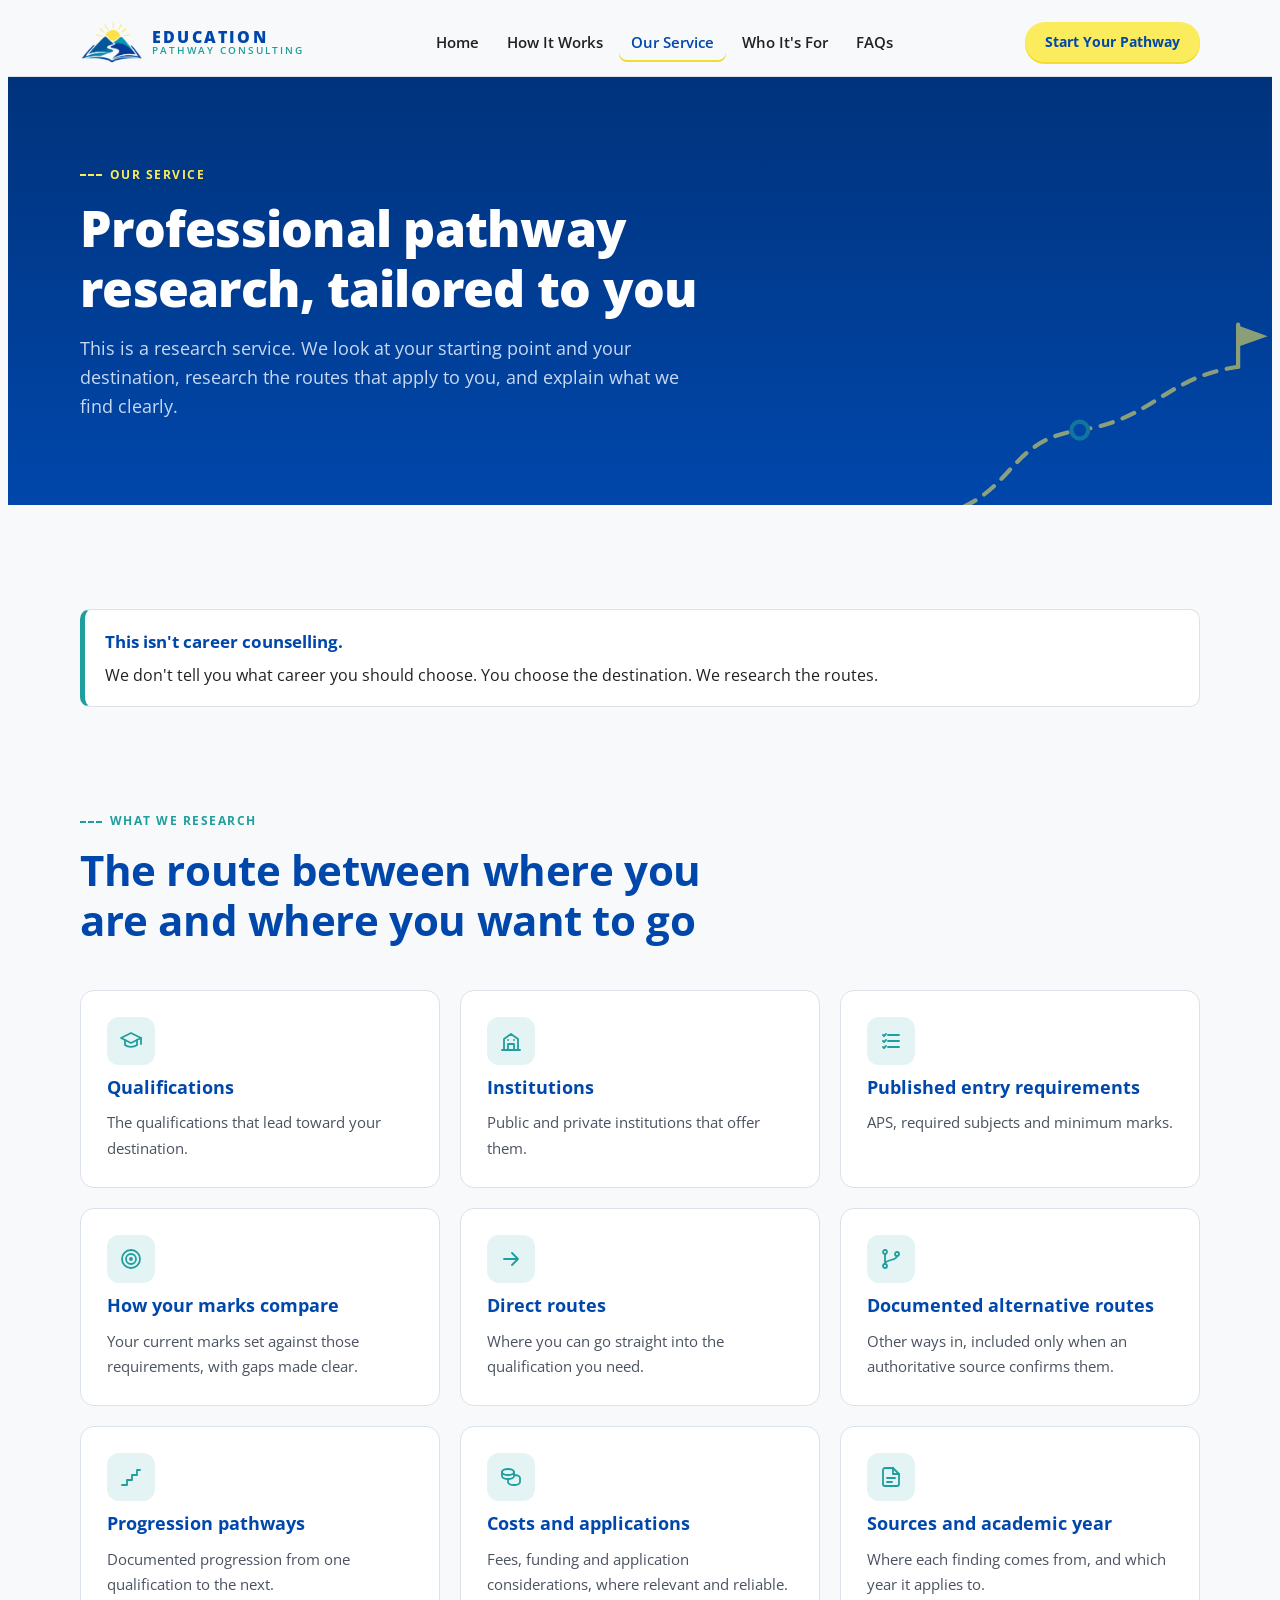
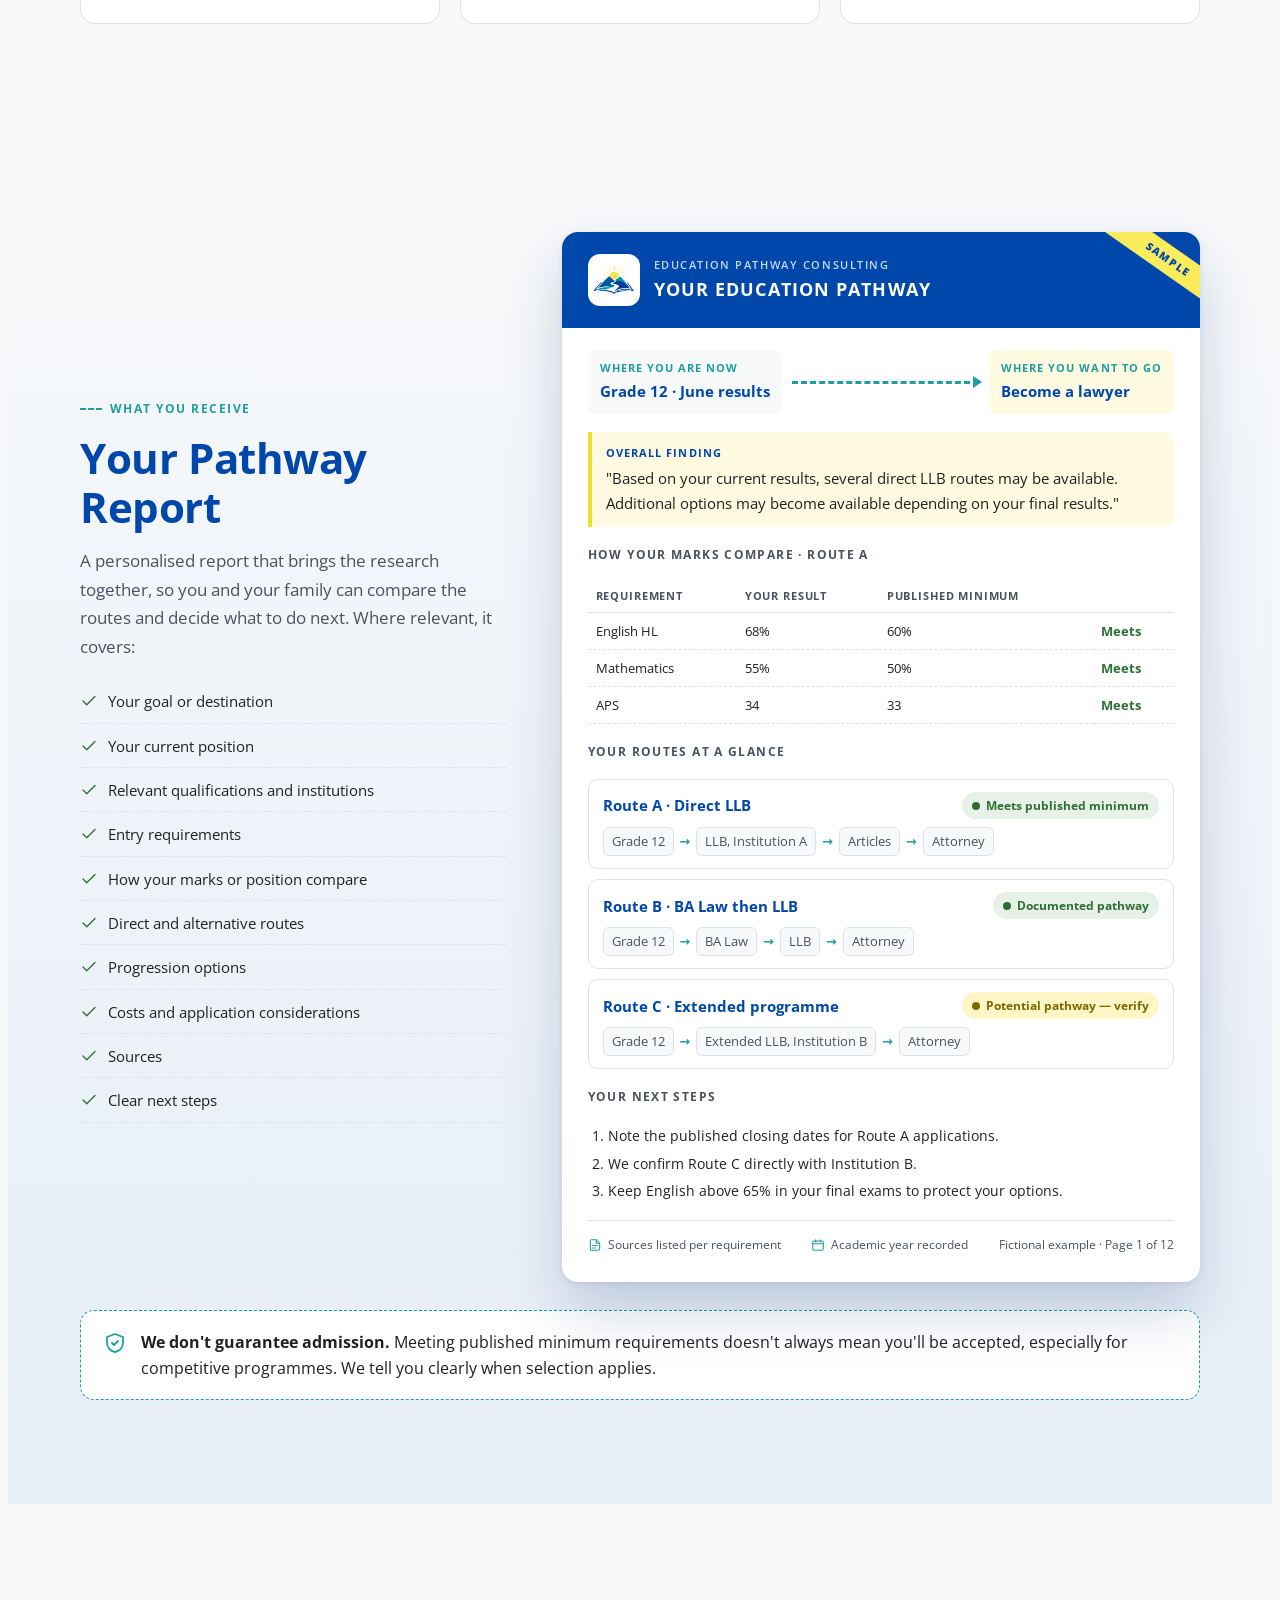
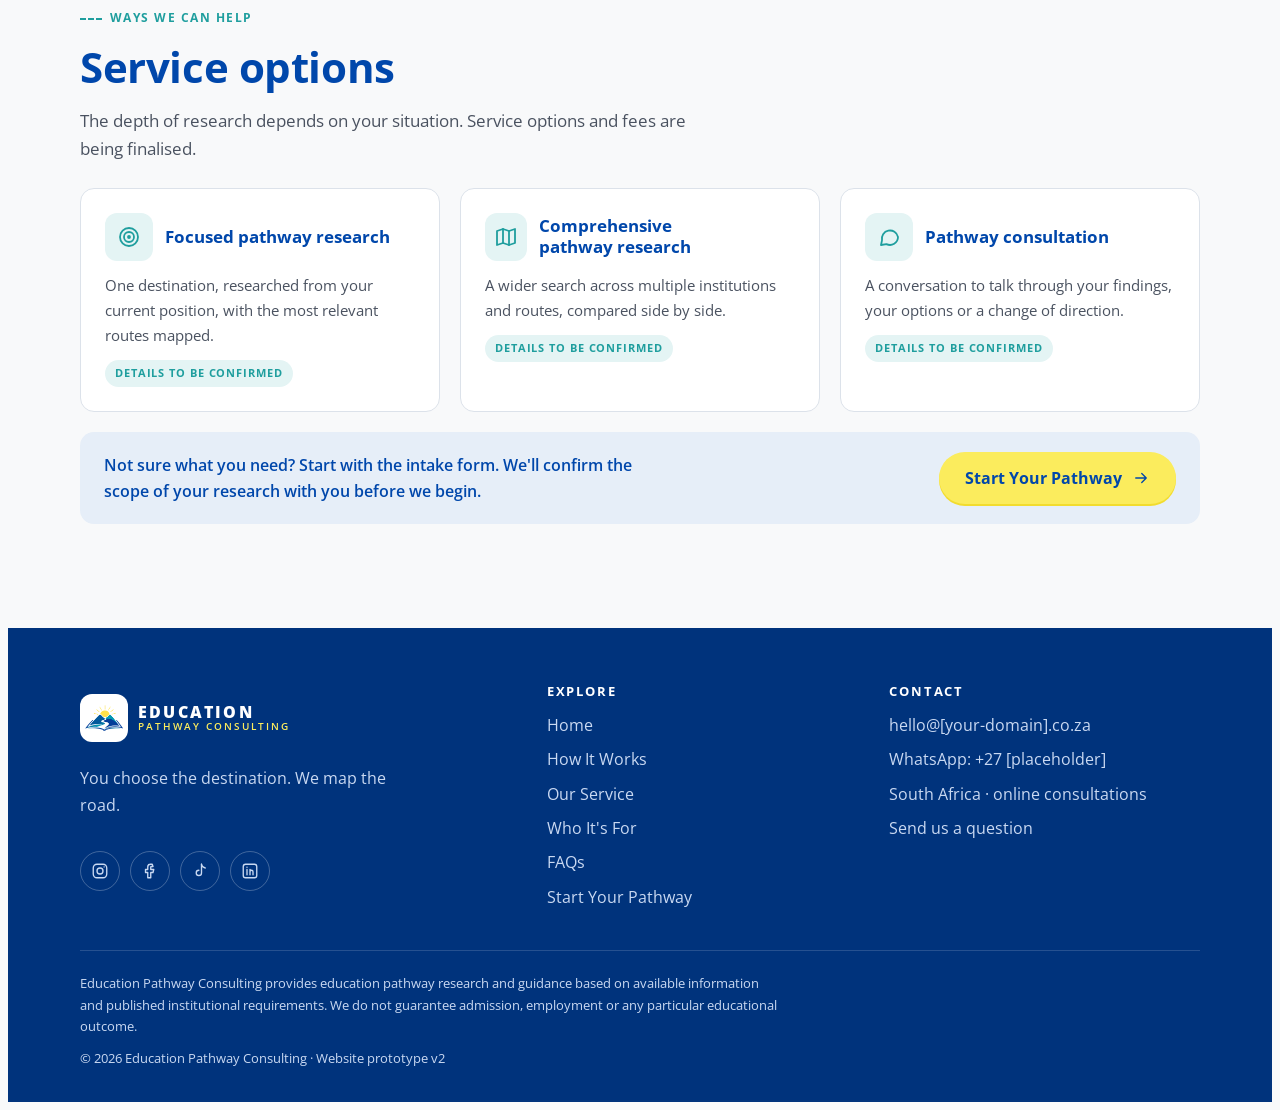
<file: our-service.html>
<!doctype html>
<html lang="en-ZA">
<head>
<meta charset="utf-8">
<meta name="viewport" content="width=device-width, initial-scale=1, viewport-fit=cover">
<title>Our Service · Education Pathway Consulting</title>
<meta name="description" content="What Education Pathway Consulting researches and what you receive in your personalised Pathway Report.">
<link rel="icon" type="image/png" href="assets/logo-mark.png">
<link rel="preconnect" href="https://fonts.googleapis.com">
<link rel="preconnect" href="https://fonts.gstatic.com" crossorigin>
<link rel="stylesheet" href="https://fonts.googleapis.com/css2?family=Open+Sans:wght@400;600;700;800&display=swap">
<link rel="stylesheet" href="styles.css">
</head>
<body>
<!-- Icon sprite (simple line icons) -->
<svg width="0" height="0" style="position:absolute" aria-hidden="true">
  <defs>
        <symbol id="i-check" viewBox="0 0 24 24"><path d="M20 6 9 17l-5-5"/></symbol>
    <symbol id="i-arrow" viewBox="0 0 24 24"><path d="M5 12h14M13 6l6 6-6 6"/></symbol>
    <symbol id="i-down" viewBox="0 0 24 24"><path d="M12 5v14M6 13l6 6 6-6"/></symbol>
    <symbol id="i-plus" viewBox="0 0 24 24"><path d="M12 5v14M5 12h14"/></symbol>
    <symbol id="i-menu" viewBox="0 0 24 24"><path d="M4 7h16M4 12h16M4 17h16"/></symbol>
    <symbol id="i-close" viewBox="0 0 24 24"><path d="M6 6l12 12M18 6 6 18"/></symbol>
    <symbol id="i-pin" viewBox="0 0 24 24"><path d="M12 21s-7-6.2-7-11.5A7 7 0 0 1 19 9.5C19 14.8 12 21 12 21z"/><circle cx="12" cy="9.5" r="2.5"/></symbol>
    <symbol id="i-flag" viewBox="0 0 24 24"><path d="M5 21V4M5 4h11l-2 4 2 4H5"/></symbol>
    <symbol id="i-cap" viewBox="0 0 24 24"><path d="M2 9l10-5 10 5-10 5z"/><path d="M6 11v5c3 2.5 9 2.5 12 0v-5M22 9v6"/></symbol>
    <symbol id="i-building" viewBox="0 0 24 24"><path d="M3 21h18M5 21V10l7-5 7 5v11M9 21v-6h6v6M9 11h.01M15 11h.01"/></symbol>
    <symbol id="i-list" viewBox="0 0 24 24"><path d="M9 6h11M9 12h11M9 18h11"/><path d="M4 6l1 1 2-2M4 12l1 1 2-2M4 18l1 1 2-2"/></symbol>
    <symbol id="i-fork" viewBox="0 0 24 24"><circle cx="6" cy="19" r="2"/><circle cx="6" cy="5" r="2"/><circle cx="18" cy="7" r="2"/><path d="M6 7v10M18 9c0 5-12 3-12 8"/></symbol>
    <symbol id="i-steps" viewBox="0 0 24 24"><path d="M3 20h5v-5h5v-5h5V5h3"/></symbol>
    <symbol id="i-coins" viewBox="0 0 24 24"><ellipse cx="9" cy="7" rx="6" ry="3"/><path d="M3 7v4c0 1.7 2.7 3 6 3s6-1.3 6-3V7"/><path d="M9 14v3c0 1.7 2.7 3 6 3s6-1.3 6-3v-4c0-1.7-2.7-3-6-3"/></symbol>
    <symbol id="i-calendar" viewBox="0 0 24 24"><rect x="3" y="5" width="18" height="16" rx="2"/><path d="M3 10h18M8 3v4M16 3v4"/></symbol>
    <symbol id="i-compass" viewBox="0 0 24 24"><circle cx="12" cy="12" r="9"/><path d="M15.5 8.5 13.5 13.5 8.5 15.5 10.5 10.5z"/></symbol>
    <symbol id="i-doorway" viewBox="0 0 24 24"><path d="M4 21h16M6 21V4h12v17"/><path d="M14 12h.01"/><path d="M2 12h7M7 10l2 2-2 2"/></symbol>
    <symbol id="i-shuffle" viewBox="0 0 24 24"><path d="M16 3h5v5M4 20 21 3M21 16v5h-5M15 15l6 6M4 4l5 5"/></symbol>
    <symbol id="i-users" viewBox="0 0 24 24"><circle cx="9" cy="8" r="3.5"/><path d="M2.5 20c.8-3.5 3.4-5.5 6.5-5.5s5.7 2 6.5 5.5"/><circle cx="17" cy="9" r="2.5"/><path d="M16 14.6c2.6-.3 4.8 1.4 5.5 4.4"/></symbol>
    <symbol id="i-search" viewBox="0 0 24 24"><circle cx="11" cy="11" r="7"/><path d="m20 20-3.5-3.5"/></symbol>
    <symbol id="i-map" viewBox="0 0 24 24"><path d="M9 4 3 6v14l6-2 6 2 6-2V4l-6 2z"/><path d="M9 4v14M15 6v14"/></symbol>
    <symbol id="i-chat" viewBox="0 0 24 24"><path d="M21 12a8 8 0 0 1-11.6 7.1L4 20l1-4.6A8 8 0 1 1 21 12z"/></symbol>
    <symbol id="i-pen" viewBox="0 0 24 24"><path d="M4 20h4L19 9l-4-4L4 16z"/><path d="m13.5 6.5 4 4"/></symbol>
    <symbol id="i-source" viewBox="0 0 24 24"><path d="M14 3H6a2 2 0 0 0-2 2v14a2 2 0 0 0 2 2h12a2 2 0 0 0 2-2V9z"/><path d="M14 3v6h6M8 13h8M8 17h5"/></symbol>
    <symbol id="i-shield" viewBox="0 0 24 24"><path d="M12 3 4 6v6c0 4.5 3.4 8.2 8 9 4.6-.8 8-4.5 8-9V6z"/><path d="m9 12 2 2 4-4"/></symbol>
    <symbol id="i-info" viewBox="0 0 24 24"><circle cx="12" cy="12" r="9"/><path d="M12 11v5M12 8h.01"/></symbol>
    <symbol id="i-target" viewBox="0 0 24 24"><circle cx="12" cy="12" r="9"/><circle cx="12" cy="12" r="5"/><circle cx="12" cy="12" r="1"/></symbol>
    <symbol id="i-ig" viewBox="0 0 24 24"><rect x="3" y="3" width="18" height="18" rx="5"/><circle cx="12" cy="12" r="4"/><path d="M17.5 6.5h.01"/></symbol>
    <symbol id="i-fb" viewBox="0 0 24 24"><path d="M15 3h-2.5A3.5 3.5 0 0 0 9 6.5V10H6v4h3v7h4v-7h3l1-4h-4V7a1 1 0 0 1 1-1h2z"/></symbol>
    <symbol id="i-in" viewBox="0 0 24 24"><rect x="3" y="3" width="18" height="18" rx="3"/><path d="M8 10v7M8 7h.01M12 17v-4a2 2 0 0 1 4 0v4M12 10v7"/></symbol>
    <symbol id="i-tt" viewBox="0 0 24 24"><path d="M14 3v11.5a3.5 3.5 0 1 1-3.5-3.5"/><path d="M14 3c.5 2.8 2.4 4.6 5 5"/></symbol>
  </defs>
</svg>


<a class="visually-hidden" href="#main">Skip to content</a>
<header class="site-header" id="top">
  <div class="wrap nav">
    <a class="brand" href="index.html" aria-label="Education Pathway Consulting — home">
      <span class="logo-mark" aria-hidden="true"></span>
      <span class="wordmark"><b>EDUCATION</b><span>PATHWAY CONSULTING</span></span>
    </a>
    <nav aria-label="Primary">
      <ul class="nav-links">
        <li><a href="index.html">Home</a></li>
        <li><a href="how-it-works.html">How It Works</a></li>
        <li><a href="our-service.html" aria-current="page">Our Service</a></li>
        <li><a href="who-its-for.html">Who It's For</a></li>
        <li><a href="faqs.html">FAQs</a></li>
      </ul>
    </nav>
    <a class="btn btn-cta nav-cta" href="start-your-pathway.html">Start Your Pathway</a>
    <button class="menu-btn" id="menuBtn" type="button" aria-expanded="false" aria-controls="mobileMenu" aria-label="Open menu">
      <svg class="icon"><use href="#i-menu"/></svg>
    </button>
  </div>
  <div class="mobile-menu" id="mobileMenu" hidden>
    <div class="wrap">
      <ul>
        <li><a href="index.html">Home</a></li>
        <li><a href="how-it-works.html">How It Works</a></li>
        <li><a href="our-service.html" aria-current="page">Our Service</a></li>
        <li><a href="who-its-for.html">Who It's For</a></li>
        <li><a href="faqs.html">FAQs</a></li>
      </ul>
      <a class="btn btn-cta" href="start-your-pathway.html">Start Your Pathway</a>
    </div>
  </div>
</header>

<main id="main">
<section class="page-hero on-dark">
  <svg class="deco" viewBox="0 0 360 200" aria-hidden="true">
        <path d="M10 190 C80 170 70 120 140 110 C210 100 220 60 290 50" stroke="#FBEC5D" stroke-width="4" fill="none" stroke-dasharray="12 10" stroke-linecap="round"/>
        <circle cx="140" cy="110" r="8" fill="#0047AB" stroke="#1F9E9E" stroke-width="4"/>
        <path d="M290 50 V10" stroke="#FBEC5D" stroke-width="4" stroke-linecap="round"/>
        <path d="M290 11 L318 21 L290 31 Z" fill="#FBEC5D"/>
      </svg>
  <div class="wrap">
    <span class="eyebrow">Our service</span>
    <h1>Professional pathway research, tailored to you</h1>
    <p>This is a research service. We look at your starting point and your destination, research the routes that apply to you, and explain what we find clearly.</p>
  </div>
</section>

<section class="section" aria-labelledby="not-title" style="padding-bottom:0">
  <div class="wrap">
    <div class="not-this">
      <strong id="not-title">This isn't career counselling.</strong>
      <p>We don't tell you what career you should choose. You choose the destination. We research the routes.</p>
    </div>
  </div>
</section>

<section class="section" aria-labelledby="research-title">
  <div class="wrap">
    <div class="sec-head">
      <span class="eyebrow">What we research</span>
      <h2 class="h2" id="research-title">The route between where you are and where you want to go</h2>
    </div>
    <div class="cards cards-9">
      <article class="r-card"><div class="r-icon"><svg class="icon"><use href="#i-cap"/></svg></div><h3>Qualifications</h3><p>The qualifications that lead toward your destination.</p></article>
      <article class="r-card"><div class="r-icon"><svg class="icon"><use href="#i-building"/></svg></div><h3>Institutions</h3><p>Public and private institutions that offer them.</p></article>
      <article class="r-card"><div class="r-icon"><svg class="icon"><use href="#i-list"/></svg></div><h3>Published entry requirements</h3><p>APS, required subjects and minimum marks.</p></article>
      <article class="r-card"><div class="r-icon"><svg class="icon"><use href="#i-target"/></svg></div><h3>How your marks compare</h3><p>Your current marks set against those requirements, with gaps made clear.</p></article>
      <article class="r-card"><div class="r-icon"><svg class="icon"><use href="#i-arrow"/></svg></div><h3>Direct routes</h3><p>Where you can go straight into the qualification you need.</p></article>
      <article class="r-card"><div class="r-icon"><svg class="icon"><use href="#i-fork"/></svg></div><h3>Documented alternative routes</h3><p>Other ways in, included only when an authoritative source confirms them.</p></article>
      <article class="r-card"><div class="r-icon"><svg class="icon"><use href="#i-steps"/></svg></div><h3>Progression pathways</h3><p>Documented progression from one qualification to the next.</p></article>
      <article class="r-card"><div class="r-icon"><svg class="icon"><use href="#i-coins"/></svg></div><h3>Costs and applications</h3><p>Fees, funding and application considerations, where relevant and reliable.</p></article>
      <article class="r-card"><div class="r-icon"><svg class="icon"><use href="#i-source"/></svg></div><h3>Sources and academic year</h3><p>Where each finding comes from, and which year it applies to.</p></article>
    </div>
  </div>
</section>

<section class="section report-sec" aria-labelledby="report-title">
  <div class="wrap report-grid">
    <div>
      <span class="eyebrow">What you receive</span>
      <h2 class="h2" id="report-title" style="margin-top:14px">Your Pathway Report</h2>
      <p class="lede" style="margin-top:14px">A personalised report that brings the research together, so you and your family can compare the routes and decide what to do next. Where relevant, it covers:</p>
      <ul class="report-list">
        <li><svg class="icon"><use href="#i-check"/></svg>Your goal or destination</li>
        <li><svg class="icon"><use href="#i-check"/></svg>Your current position</li>
        <li><svg class="icon"><use href="#i-check"/></svg>Relevant qualifications and institutions</li>
        <li><svg class="icon"><use href="#i-check"/></svg>Entry requirements</li>
        <li><svg class="icon"><use href="#i-check"/></svg>How your marks or position compare</li>
        <li><svg class="icon"><use href="#i-check"/></svg>Direct and alternative routes</li>
        <li><svg class="icon"><use href="#i-check"/></svg>Progression options</li>
        <li><svg class="icon"><use href="#i-check"/></svg>Costs and application considerations</li>
        <li><svg class="icon"><use href="#i-check"/></svg>Sources</li>
        <li><svg class="icon"><use href="#i-check"/></svg>Clear next steps</li>
      </ul>
    </div>
    <article class="doc" aria-label="Sample pathway report for a fictional student">
      <span class="doc-sample">Sample</span>
      <div class="doc-head">
        <span class="mark-tile" style="width:52px;height:52px" aria-hidden="true"><span class="logo-mark"></span></span>
        <div><small>EDUCATION PATHWAY CONSULTING</small><strong>YOUR EDUCATION PATHWAY</strong></div>
      </div>
      <div class="doc-body">
        <div class="doc-fromto">
          <div><small>Where you are now</small><b>Grade 12 · June results</b></div>
          <span class="ft-road ft-road-doc" aria-hidden="true"></span>
          <div class="to"><small>Where you want to go</small><b>Become a lawyer</b></div>
        </div>
        <div class="finding">
          <small>Overall finding</small>
          "Based on your current results, several direct LLB routes may be available. Additional options may become available depending on your final results."
        </div>
        <div class="mini-title">How your marks compare · Route A</div>
        <div class="table-wrap">
          <table class="cmp-table">
            <thead><tr><th>Requirement</th><th>Your result</th><th>Published minimum</th><th></th></tr></thead>
            <tbody>
              <tr><td>English HL</td><td>68%</td><td>60%</td><td class="ok">Meets</td></tr>
              <tr><td>Mathematics</td><td>55%</td><td>50%</td><td class="ok">Meets</td></tr>
              <tr><td>APS</td><td>34</td><td>33</td><td class="ok">Meets</td></tr>
            </tbody>
          </table>
        </div>
        <div class="mini-title">Your routes at a glance</div>
        <div class="mini-routes">
          <div class="mini">
            <div class="mini-top"><b>Route A · Direct LLB</b><span class="status s-green">Meets published minimum</span></div>
            <div class="chain"><span>Grade 12</span><i>→</i><span>LLB, Institution A</span><i>→</i><span>Articles</span><i>→</i><span>Attorney</span></div>
          </div>
          <div class="mini">
            <div class="mini-top"><b>Route B · BA Law then LLB</b><span class="status s-green">Documented pathway</span></div>
            <div class="chain"><span>Grade 12</span><i>→</i><span>BA Law</span><i>→</i><span>LLB</span><i>→</i><span>Attorney</span></div>
          </div>
          <div class="mini">
            <div class="mini-top"><b>Route C · Extended programme</b><span class="status s-amber">Potential pathway — verify</span></div>
            <div class="chain"><span>Grade 12</span><i>→</i><span>Extended LLB, Institution B</span><i>→</i><span>Attorney</span></div>
          </div>
        </div>
        <div class="mini-title">Your next steps</div>
        <ol class="next-steps">
          <li>Note the published closing dates for Route A applications.</li>
          <li>We confirm Route C directly with Institution B.</li>
          <li>Keep English above 65% in your final exams to protect your options.</li>
        </ol>
        <div class="doc-foot">
          <span><svg class="icon"><use href="#i-source"/></svg>Sources listed per requirement</span>
          <span><svg class="icon"><use href="#i-calendar"/></svg>Academic year recorded</span>
          <span>Fictional example · Page 1 of 12</span>
        </div>
      </div>
    </article>
  </div>
  <div class="wrap"><div class="promise"><svg class="icon"><use href="#i-shield"/></svg><p><strong>We don't guarantee admission.</strong> Meeting published minimum requirements doesn't always mean you'll be accepted, especially for competitive programmes. We tell you clearly when selection applies.</p></div></div>
</section>

<section class="section" aria-labelledby="options-title">
  <div class="wrap">
    <div class="sec-head" style="margin-bottom:24px">
      <span class="eyebrow">Ways we can help</span>
      <h2 class="h2" id="options-title">Service options</h2>
      <p class="lede">The depth of research depends on your situation. Service options and fees are being finalised.</p>
    </div>
    <div class="options" id="service-options">
      <article class="opt" data-service="focused">
        <div class="opt-head"><div class="r-icon"><svg class="icon"><use href="#i-target"/></svg></div><h3>Focused pathway research</h3></div>
        <p>One destination, researched from your current position, with the most relevant routes mapped.</p>
        <span class="tbc">Details to be confirmed</span>
      </article>
      <article class="opt" data-service="comprehensive">
        <div class="opt-head"><div class="r-icon"><svg class="icon"><use href="#i-map"/></svg></div><h3>Comprehensive pathway research</h3></div>
        <p>A wider search across multiple institutions and routes, compared side by side.</p>
        <span class="tbc">Details to be confirmed</span>
      </article>
      <article class="opt" data-service="consultation">
        <div class="opt-head"><div class="r-icon"><svg class="icon"><use href="#i-chat"/></svg></div><h3>Pathway consultation</h3></div>
        <p>A conversation to talk through your findings, your options or a change of direction.</p>
        <span class="tbc">Details to be confirmed</span>
      </article>
    </div>
    <div class="options-note">
      <p>Not sure what you need? Start with the intake form. We'll confirm the scope of your research with you before we begin.</p>
      <a class="btn btn-cta" href="start-your-pathway.html">Start Your Pathway <svg class="icon"><use href="#i-arrow"/></svg></a>
    </div>
  </div>
</section>

</main>

<footer class="site-footer">
  <div class="wrap">
    <div class="f-grid">
      <div class="f-brand">
        <a class="brand" href="index.html">
          <span class="mark-tile" aria-hidden="true"><span class="logo-mark"></span></span>
          <span class="wordmark"><b>EDUCATION</b><span>PATHWAY CONSULTING</span></span>
        </a>
        <p>You choose the destination. We map the road.</p>
        <div class="socials" aria-label="Social media (placeholders)">
          <a href="#" aria-label="Instagram (placeholder)"><svg class="icon"><use href="#i-ig"/></svg></a>
          <a href="#" aria-label="Facebook (placeholder)"><svg class="icon"><use href="#i-fb"/></svg></a>
          <a href="#" aria-label="TikTok (placeholder)"><svg class="icon"><use href="#i-tt"/></svg></a>
          <a href="#" aria-label="LinkedIn (placeholder)"><svg class="icon"><use href="#i-in"/></svg></a>
        </div>
      </div>
      <div>
        <h4>Explore</h4>
        <ul>
          <li><a href="index.html">Home</a></li>
          <li><a href="how-it-works.html">How It Works</a></li>
          <li><a href="our-service.html">Our Service</a></li>
          <li><a href="who-its-for.html">Who It's For</a></li>
          <li><a href="faqs.html">FAQs</a></li>
          <li><a href="start-your-pathway.html">Start Your Pathway</a></li>
        </ul>
      </div>
      <div>
        <h4>Contact</h4>
        <ul>
          <li>hello@[your-domain].co.za</li>
          <li>WhatsApp: +27 [placeholder]</li>
          <li>South Africa · online consultations</li>
          <li><a href="start-your-pathway.html#question">Send us a question</a></li>
        </ul>
      </div>
    </div>
    <div class="disclaimer">
      <p>Education Pathway Consulting provides education pathway research and guidance based on available information and published institutional requirements. We do not guarantee admission, employment or any particular educational outcome.</p>
      <p>© 2026 Education Pathway Consulting · Website prototype v2</p>
    </div>
  </div>
</footer>

<script src="script.js"></script>
</body>
</html>
</file>
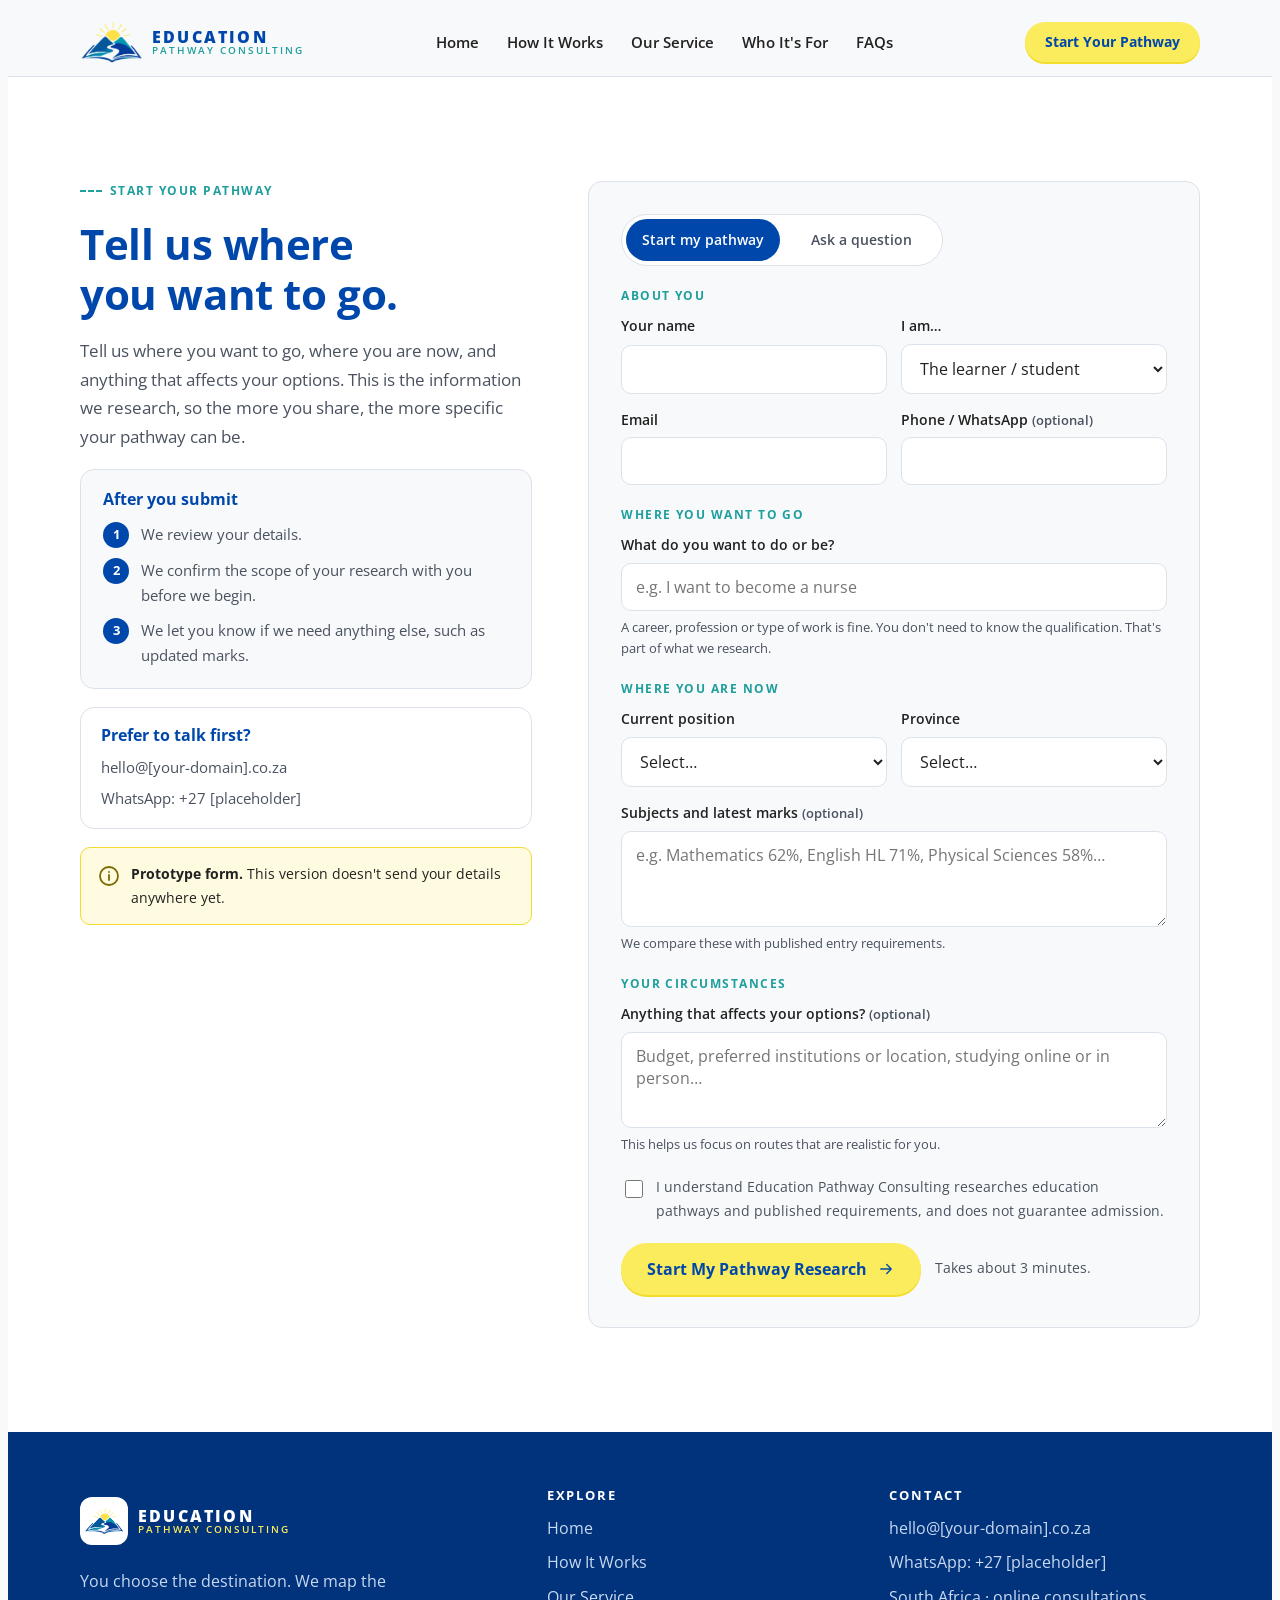
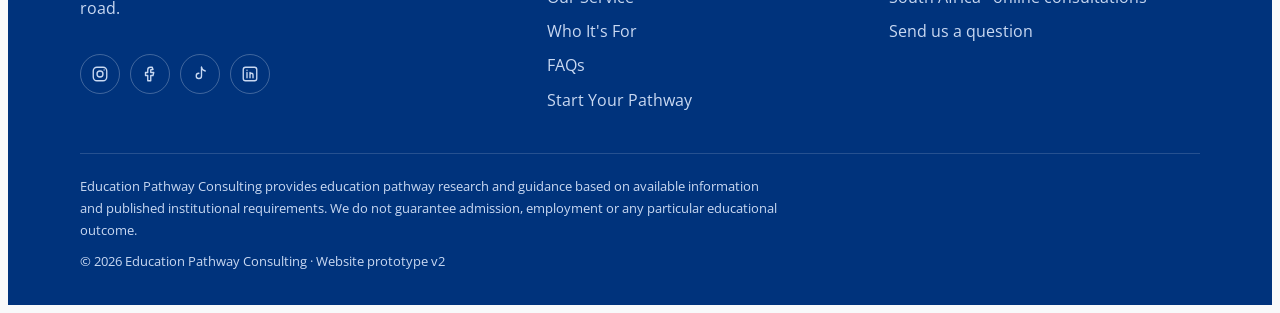
<file: start-your-pathway.html>
<!doctype html>
<html lang="en-ZA">
<head>
<meta charset="utf-8">
<meta name="viewport" content="width=device-width, initial-scale=1, viewport-fit=cover">
<title>Start Your Pathway · Education Pathway Consulting</title>
<meta name="description" content="Tell us where you want to go and where you are now, and we'll research your education pathway.">
<link rel="icon" type="image/png" href="assets/logo-mark.png">
<link rel="preconnect" href="https://fonts.googleapis.com">
<link rel="preconnect" href="https://fonts.gstatic.com" crossorigin>
<link rel="stylesheet" href="https://fonts.googleapis.com/css2?family=Open+Sans:wght@400;600;700;800&display=swap">
<link rel="stylesheet" href="styles.css">
</head>
<body>
<!-- Icon sprite (simple line icons) -->
<svg width="0" height="0" style="position:absolute" aria-hidden="true">
  <defs>
        <symbol id="i-check" viewBox="0 0 24 24"><path d="M20 6 9 17l-5-5"/></symbol>
    <symbol id="i-arrow" viewBox="0 0 24 24"><path d="M5 12h14M13 6l6 6-6 6"/></symbol>
    <symbol id="i-down" viewBox="0 0 24 24"><path d="M12 5v14M6 13l6 6 6-6"/></symbol>
    <symbol id="i-plus" viewBox="0 0 24 24"><path d="M12 5v14M5 12h14"/></symbol>
    <symbol id="i-menu" viewBox="0 0 24 24"><path d="M4 7h16M4 12h16M4 17h16"/></symbol>
    <symbol id="i-close" viewBox="0 0 24 24"><path d="M6 6l12 12M18 6 6 18"/></symbol>
    <symbol id="i-pin" viewBox="0 0 24 24"><path d="M12 21s-7-6.2-7-11.5A7 7 0 0 1 19 9.5C19 14.8 12 21 12 21z"/><circle cx="12" cy="9.5" r="2.5"/></symbol>
    <symbol id="i-flag" viewBox="0 0 24 24"><path d="M5 21V4M5 4h11l-2 4 2 4H5"/></symbol>
    <symbol id="i-cap" viewBox="0 0 24 24"><path d="M2 9l10-5 10 5-10 5z"/><path d="M6 11v5c3 2.5 9 2.5 12 0v-5M22 9v6"/></symbol>
    <symbol id="i-building" viewBox="0 0 24 24"><path d="M3 21h18M5 21V10l7-5 7 5v11M9 21v-6h6v6M9 11h.01M15 11h.01"/></symbol>
    <symbol id="i-list" viewBox="0 0 24 24"><path d="M9 6h11M9 12h11M9 18h11"/><path d="M4 6l1 1 2-2M4 12l1 1 2-2M4 18l1 1 2-2"/></symbol>
    <symbol id="i-fork" viewBox="0 0 24 24"><circle cx="6" cy="19" r="2"/><circle cx="6" cy="5" r="2"/><circle cx="18" cy="7" r="2"/><path d="M6 7v10M18 9c0 5-12 3-12 8"/></symbol>
    <symbol id="i-steps" viewBox="0 0 24 24"><path d="M3 20h5v-5h5v-5h5V5h3"/></symbol>
    <symbol id="i-coins" viewBox="0 0 24 24"><ellipse cx="9" cy="7" rx="6" ry="3"/><path d="M3 7v4c0 1.7 2.7 3 6 3s6-1.3 6-3V7"/><path d="M9 14v3c0 1.7 2.7 3 6 3s6-1.3 6-3v-4c0-1.7-2.7-3-6-3"/></symbol>
    <symbol id="i-calendar" viewBox="0 0 24 24"><rect x="3" y="5" width="18" height="16" rx="2"/><path d="M3 10h18M8 3v4M16 3v4"/></symbol>
    <symbol id="i-compass" viewBox="0 0 24 24"><circle cx="12" cy="12" r="9"/><path d="M15.5 8.5 13.5 13.5 8.5 15.5 10.5 10.5z"/></symbol>
    <symbol id="i-doorway" viewBox="0 0 24 24"><path d="M4 21h16M6 21V4h12v17"/><path d="M14 12h.01"/><path d="M2 12h7M7 10l2 2-2 2"/></symbol>
    <symbol id="i-shuffle" viewBox="0 0 24 24"><path d="M16 3h5v5M4 20 21 3M21 16v5h-5M15 15l6 6M4 4l5 5"/></symbol>
    <symbol id="i-users" viewBox="0 0 24 24"><circle cx="9" cy="8" r="3.5"/><path d="M2.5 20c.8-3.5 3.4-5.5 6.5-5.5s5.7 2 6.5 5.5"/><circle cx="17" cy="9" r="2.5"/><path d="M16 14.6c2.6-.3 4.8 1.4 5.5 4.4"/></symbol>
    <symbol id="i-search" viewBox="0 0 24 24"><circle cx="11" cy="11" r="7"/><path d="m20 20-3.5-3.5"/></symbol>
    <symbol id="i-map" viewBox="0 0 24 24"><path d="M9 4 3 6v14l6-2 6 2 6-2V4l-6 2z"/><path d="M9 4v14M15 6v14"/></symbol>
    <symbol id="i-chat" viewBox="0 0 24 24"><path d="M21 12a8 8 0 0 1-11.6 7.1L4 20l1-4.6A8 8 0 1 1 21 12z"/></symbol>
    <symbol id="i-pen" viewBox="0 0 24 24"><path d="M4 20h4L19 9l-4-4L4 16z"/><path d="m13.5 6.5 4 4"/></symbol>
    <symbol id="i-source" viewBox="0 0 24 24"><path d="M14 3H6a2 2 0 0 0-2 2v14a2 2 0 0 0 2 2h12a2 2 0 0 0 2-2V9z"/><path d="M14 3v6h6M8 13h8M8 17h5"/></symbol>
    <symbol id="i-shield" viewBox="0 0 24 24"><path d="M12 3 4 6v6c0 4.5 3.4 8.2 8 9 4.6-.8 8-4.5 8-9V6z"/><path d="m9 12 2 2 4-4"/></symbol>
    <symbol id="i-info" viewBox="0 0 24 24"><circle cx="12" cy="12" r="9"/><path d="M12 11v5M12 8h.01"/></symbol>
    <symbol id="i-target" viewBox="0 0 24 24"><circle cx="12" cy="12" r="9"/><circle cx="12" cy="12" r="5"/><circle cx="12" cy="12" r="1"/></symbol>
    <symbol id="i-ig" viewBox="0 0 24 24"><rect x="3" y="3" width="18" height="18" rx="5"/><circle cx="12" cy="12" r="4"/><path d="M17.5 6.5h.01"/></symbol>
    <symbol id="i-fb" viewBox="0 0 24 24"><path d="M15 3h-2.5A3.5 3.5 0 0 0 9 6.5V10H6v4h3v7h4v-7h3l1-4h-4V7a1 1 0 0 1 1-1h2z"/></symbol>
    <symbol id="i-in" viewBox="0 0 24 24"><rect x="3" y="3" width="18" height="18" rx="3"/><path d="M8 10v7M8 7h.01M12 17v-4a2 2 0 0 1 4 0v4M12 10v7"/></symbol>
    <symbol id="i-tt" viewBox="0 0 24 24"><path d="M14 3v11.5a3.5 3.5 0 1 1-3.5-3.5"/><path d="M14 3c.5 2.8 2.4 4.6 5 5"/></symbol>
  </defs>
</svg>


<a class="visually-hidden" href="#main">Skip to content</a>
<header class="site-header" id="top">
  <div class="wrap nav">
    <a class="brand" href="index.html" aria-label="Education Pathway Consulting — home">
      <span class="logo-mark" aria-hidden="true"></span>
      <span class="wordmark"><b>EDUCATION</b><span>PATHWAY CONSULTING</span></span>
    </a>
    <nav aria-label="Primary">
      <ul class="nav-links">
        <li><a href="index.html">Home</a></li>
        <li><a href="how-it-works.html">How It Works</a></li>
        <li><a href="our-service.html">Our Service</a></li>
        <li><a href="who-its-for.html">Who It's For</a></li>
        <li><a href="faqs.html">FAQs</a></li>
      </ul>
    </nav>
    <a class="btn btn-cta nav-cta" href="start-your-pathway.html" aria-current="page">Start Your Pathway</a>
    <button class="menu-btn" id="menuBtn" type="button" aria-expanded="false" aria-controls="mobileMenu" aria-label="Open menu">
      <svg class="icon"><use href="#i-menu"/></svg>
    </button>
  </div>
  <div class="mobile-menu" id="mobileMenu" hidden>
    <div class="wrap">
      <ul>
        <li><a href="index.html">Home</a></li>
        <li><a href="how-it-works.html">How It Works</a></li>
        <li><a href="our-service.html">Our Service</a></li>
        <li><a href="who-its-for.html">Who It's For</a></li>
        <li><a href="faqs.html">FAQs</a></li>
      </ul>
      <a class="btn btn-cta" href="start-your-pathway.html">Start Your Pathway</a>
    </div>
  </div>
</header>

<main id="main">
<section class="section intake" aria-labelledby="intake-title">
  <div class="wrap intake-grid">
    <div class="intake-aside">
      <span class="eyebrow">Start your pathway</span>
      <h1 class="h2" id="intake-title">Tell us where you want to go.</h1>
      <p class="lede">Tell us where you want to go, where you are now, and anything that affects your options. This is the information we research, so the more you share, the more specific your pathway can be.</p>
      <div class="next-list">
        <h3>After you submit</h3>
        <ol>
          <li>We review your details.</li>
          <li>We confirm the scope of your research with you before we begin.</li>
          <li>We let you know if we need anything else, such as updated marks.</li>
        </ol>
      </div>
      <div class="contact-box">
        <h3>Prefer to talk first?</h3>
        <p>hello@[your-domain].co.za</p>
        <p>WhatsApp: +27 [placeholder]</p>
      </div>
      <div class="proto-note"><svg class="icon"><use href="#i-info"/></svg><p><strong>Prototype form.</strong> This version doesn't send your details anywhere yet.</p></div>
    </div>

    <div>
      <form class="form-card" id="intakeForm" novalidate>
        <div class="toggle" role="radiogroup" aria-label="What would you like to do?">
          <input type="radio" name="mode" id="mode-pathway" value="pathway" checked><label for="mode-pathway">Start my pathway</label>
          <input type="radio" name="mode" id="mode-question" value="question"><label for="mode-question">Ask a question</label>
        </div>

        <fieldset>
          <legend>About you</legend>
          <div class="row">
            <div class="field"><label for="f-name">Your name</label><input type="text" id="f-name" name="name" autocomplete="name" required></div>
            <div class="field"><label for="f-role">I am…</label>
              <select id="f-role" name="role"><option>The learner / student</option><option>A parent or guardian</option><option>Someone changing direction</option></select></div>
          </div>
          <div class="row">
            <div class="field"><label for="f-email">Email</label><input type="email" id="f-email" name="email" autocomplete="email" required></div>
            <div class="field"><label for="f-phone">Phone / WhatsApp <span class="hint">(optional)</span></label><input type="tel" id="f-phone" name="phone" autocomplete="tel"></div>
          </div>
        </fieldset>

        <fieldset data-for="pathway">
          <legend>Where you want to go</legend>
          <div class="field"><label for="f-goal">What do you want to do or be?</label><input type="text" id="f-goal" name="goal" placeholder="e.g. I want to become a nurse" required><span class="hint">A career, profession or type of work is fine. You don't need to know the qualification. That's part of what we research.</span></div>
        </fieldset>

        <fieldset data-for="pathway">
          <legend>Where you are now</legend>
          <div class="row">
            <div class="field"><label for="f-position">Current position</label>
              <select id="f-position" name="position"><option value="">Select…</option><option>Grade 11</option><option>Grade 12</option><option>Finished school (matric)</option><option>Studying, want to change</option><option>Working, want to change direction</option></select></div>
            <div class="field"><label for="f-province">Province</label>
              <select id="f-province" name="province"><option value="">Select…</option><option>Eastern Cape</option><option>Free State</option><option>Gauteng</option><option>KwaZulu-Natal</option><option>Limpopo</option><option>Mpumalanga</option><option>North West</option><option>Northern Cape</option><option>Western Cape</option></select></div>
          </div>
          <div class="field"><label for="f-subjects">Subjects and latest marks <span class="hint">(optional)</span></label><textarea id="f-subjects" name="subjects" placeholder="e.g. Mathematics 62%, English HL 71%, Physical Sciences 58%…"></textarea><span class="hint">We compare these with published entry requirements.</span></div>
        </fieldset>

        <fieldset data-for="pathway">
          <legend>Your circumstances</legend>
          <div class="field"><label for="f-constraints">Anything that affects your options? <span class="hint">(optional)</span></label><textarea id="f-constraints" name="constraints" placeholder="Budget, preferred institutions or location, studying online or in person…"></textarea><span class="hint">This helps us focus on routes that are realistic for you.</span></div>
        </fieldset>

        <fieldset data-for="question" hidden>
          <legend>Your question</legend>
          <div class="field"><label for="f-question">What would you like to ask?</label><textarea id="f-question" name="question" required></textarea></div>
        </fieldset>

        <label class="check"><input type="checkbox" id="f-consent" name="consent" required><span>I understand Education Pathway Consulting researches education pathways and published requirements, and does not guarantee admission.</span></label>

        <div class="form-actions">
          <button class="btn btn-cta" type="submit" id="submitBtn">Start My Pathway Research <svg class="icon"><use href="#i-arrow"/></svg></button>
          <span class="hint" style="font-size:.85rem;color:var(--ink-soft)">Takes about 3 minutes.</span>
        </div>
      </form>

      <div class="success" id="formSuccess" hidden tabindex="-1">
        <h3><svg class="icon"><use href="#i-check"/></svg><span id="successTitle">Thanks, we've got your destination.</span></h3>
        <p id="successText">In the live version, we'd confirm by email and let you know the next steps for your pathway research. This prototype hasn't sent anything.</p>
        <div><button class="btn btn-ghost" type="button" id="resetForm">Back to the form</button></div>
      </div>
    </div>
  </div>
</section>

</main>

<footer class="site-footer">
  <div class="wrap">
    <div class="f-grid">
      <div class="f-brand">
        <a class="brand" href="index.html">
          <span class="mark-tile" aria-hidden="true"><span class="logo-mark"></span></span>
          <span class="wordmark"><b>EDUCATION</b><span>PATHWAY CONSULTING</span></span>
        </a>
        <p>You choose the destination. We map the road.</p>
        <div class="socials" aria-label="Social media (placeholders)">
          <a href="#" aria-label="Instagram (placeholder)"><svg class="icon"><use href="#i-ig"/></svg></a>
          <a href="#" aria-label="Facebook (placeholder)"><svg class="icon"><use href="#i-fb"/></svg></a>
          <a href="#" aria-label="TikTok (placeholder)"><svg class="icon"><use href="#i-tt"/></svg></a>
          <a href="#" aria-label="LinkedIn (placeholder)"><svg class="icon"><use href="#i-in"/></svg></a>
        </div>
      </div>
      <div>
        <h4>Explore</h4>
        <ul>
          <li><a href="index.html">Home</a></li>
          <li><a href="how-it-works.html">How It Works</a></li>
          <li><a href="our-service.html">Our Service</a></li>
          <li><a href="who-its-for.html">Who It's For</a></li>
          <li><a href="faqs.html">FAQs</a></li>
          <li><a href="start-your-pathway.html">Start Your Pathway</a></li>
        </ul>
      </div>
      <div>
        <h4>Contact</h4>
        <ul>
          <li>hello@[your-domain].co.za</li>
          <li>WhatsApp: +27 [placeholder]</li>
          <li>South Africa · online consultations</li>
          <li><a href="start-your-pathway.html#question">Send us a question</a></li>
        </ul>
      </div>
    </div>
    <div class="disclaimer">
      <p>Education Pathway Consulting provides education pathway research and guidance based on available information and published institutional requirements. We do not guarantee admission, employment or any particular educational outcome.</p>
      <p>© 2026 Education Pathway Consulting · Website prototype v2</p>
    </div>
  </div>
</footer>

<script src="script.js"></script>
</body>
</html>
</file>
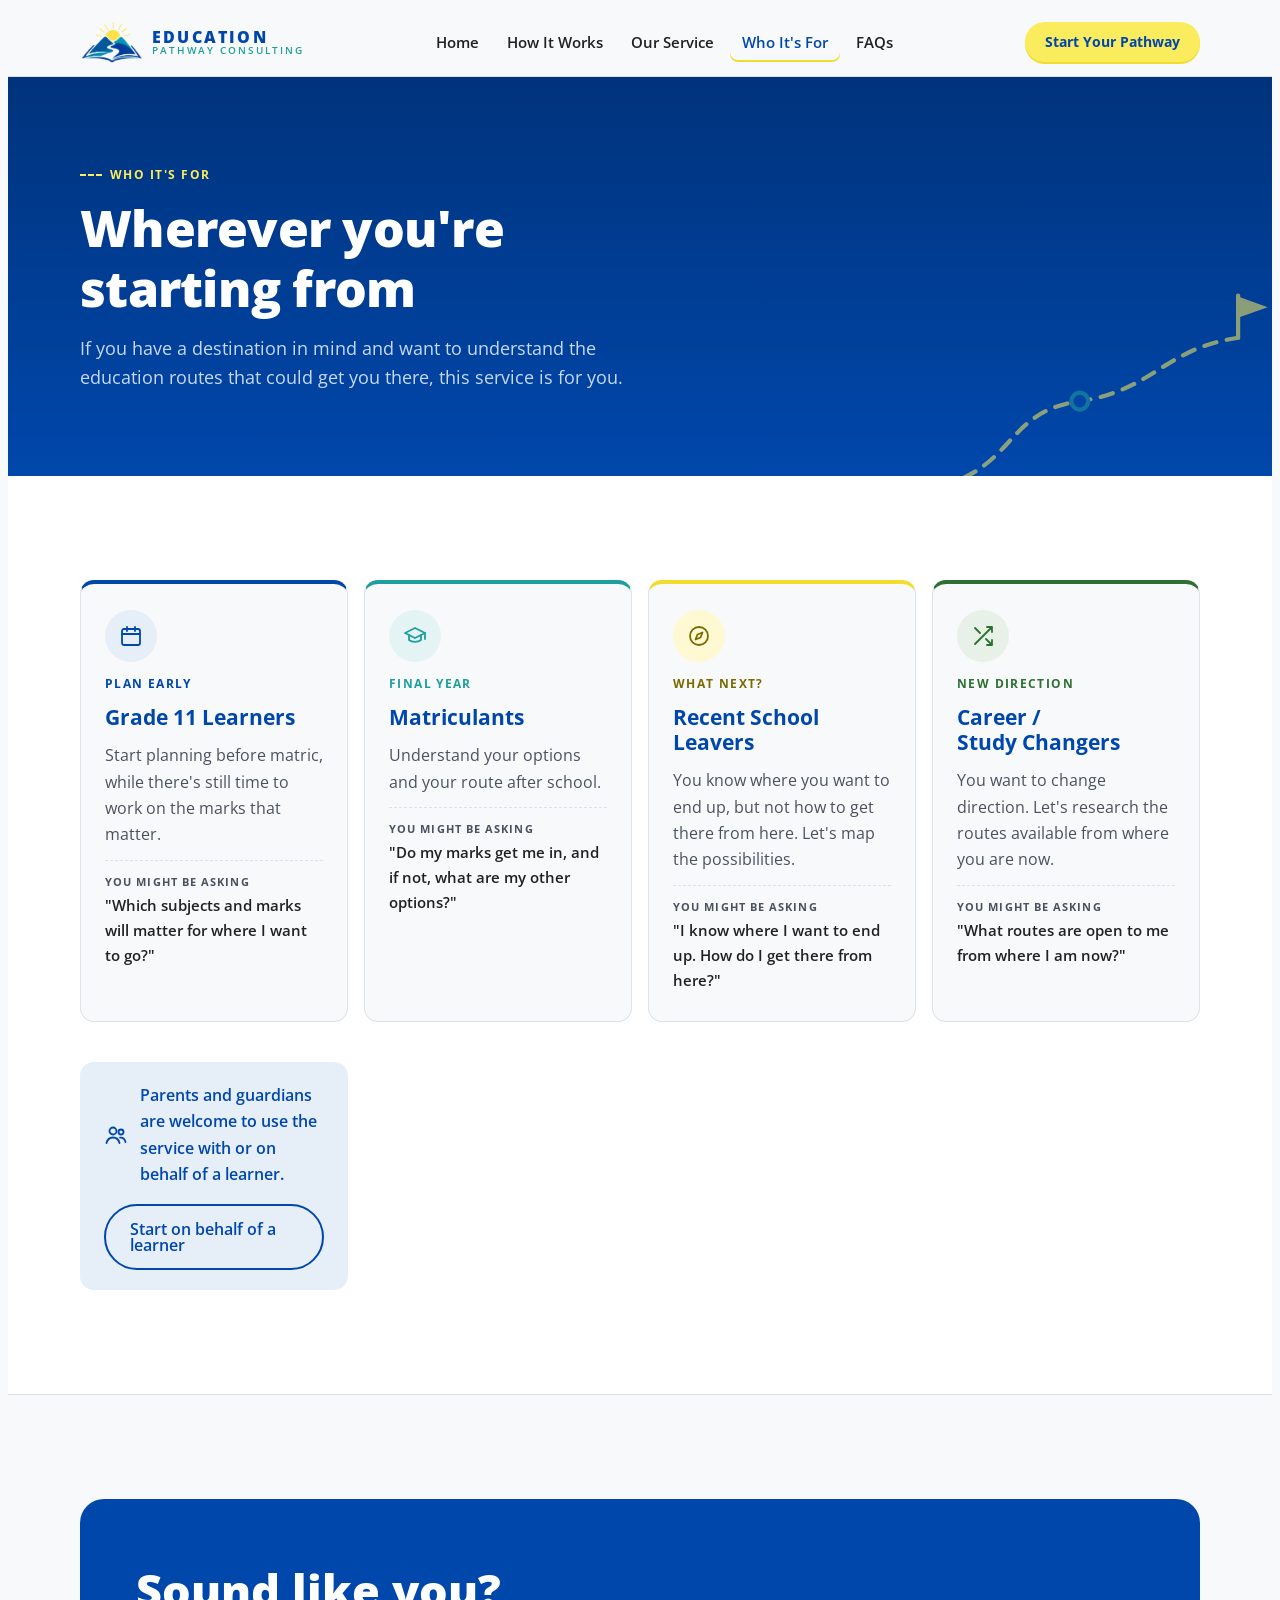
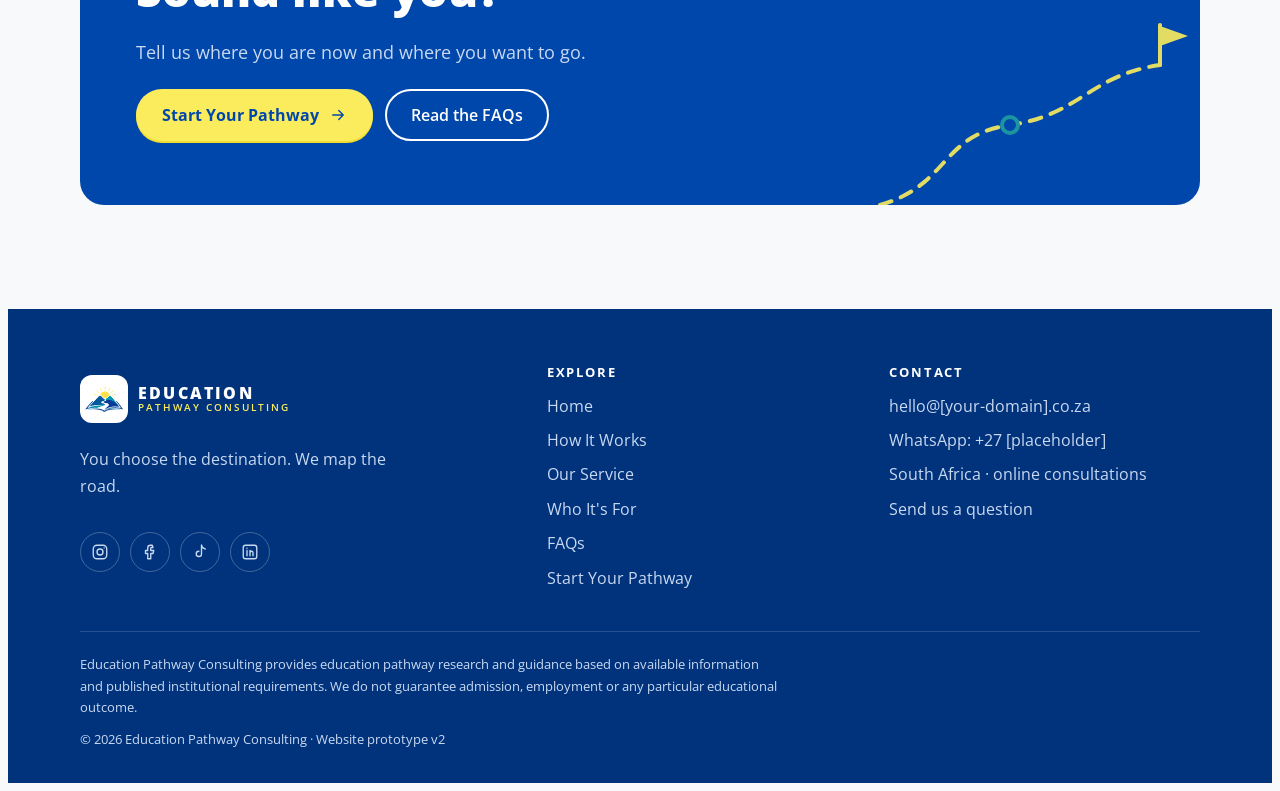
<file: who-its-for.html>
<!doctype html>
<html lang="en-ZA">
<head>
<meta charset="utf-8">
<meta name="viewport" content="width=device-width, initial-scale=1, viewport-fit=cover">
<title>Who It's For · Education Pathway Consulting</title>
<meta name="description" content="Education pathway research for Grade 11 learners, matriculants, recent school leavers and people changing direction.">
<link rel="icon" type="image/png" href="assets/logo-mark.png">
<link rel="preconnect" href="https://fonts.googleapis.com">
<link rel="preconnect" href="https://fonts.gstatic.com" crossorigin>
<link rel="stylesheet" href="https://fonts.googleapis.com/css2?family=Open+Sans:wght@400;600;700;800&display=swap">
<link rel="stylesheet" href="styles.css">
</head>
<body>
<!-- Icon sprite (simple line icons) -->
<svg width="0" height="0" style="position:absolute" aria-hidden="true">
  <defs>
        <symbol id="i-check" viewBox="0 0 24 24"><path d="M20 6 9 17l-5-5"/></symbol>
    <symbol id="i-arrow" viewBox="0 0 24 24"><path d="M5 12h14M13 6l6 6-6 6"/></symbol>
    <symbol id="i-down" viewBox="0 0 24 24"><path d="M12 5v14M6 13l6 6 6-6"/></symbol>
    <symbol id="i-plus" viewBox="0 0 24 24"><path d="M12 5v14M5 12h14"/></symbol>
    <symbol id="i-menu" viewBox="0 0 24 24"><path d="M4 7h16M4 12h16M4 17h16"/></symbol>
    <symbol id="i-close" viewBox="0 0 24 24"><path d="M6 6l12 12M18 6 6 18"/></symbol>
    <symbol id="i-pin" viewBox="0 0 24 24"><path d="M12 21s-7-6.2-7-11.5A7 7 0 0 1 19 9.5C19 14.8 12 21 12 21z"/><circle cx="12" cy="9.5" r="2.5"/></symbol>
    <symbol id="i-flag" viewBox="0 0 24 24"><path d="M5 21V4M5 4h11l-2 4 2 4H5"/></symbol>
    <symbol id="i-cap" viewBox="0 0 24 24"><path d="M2 9l10-5 10 5-10 5z"/><path d="M6 11v5c3 2.5 9 2.5 12 0v-5M22 9v6"/></symbol>
    <symbol id="i-building" viewBox="0 0 24 24"><path d="M3 21h18M5 21V10l7-5 7 5v11M9 21v-6h6v6M9 11h.01M15 11h.01"/></symbol>
    <symbol id="i-list" viewBox="0 0 24 24"><path d="M9 6h11M9 12h11M9 18h11"/><path d="M4 6l1 1 2-2M4 12l1 1 2-2M4 18l1 1 2-2"/></symbol>
    <symbol id="i-fork" viewBox="0 0 24 24"><circle cx="6" cy="19" r="2"/><circle cx="6" cy="5" r="2"/><circle cx="18" cy="7" r="2"/><path d="M6 7v10M18 9c0 5-12 3-12 8"/></symbol>
    <symbol id="i-steps" viewBox="0 0 24 24"><path d="M3 20h5v-5h5v-5h5V5h3"/></symbol>
    <symbol id="i-coins" viewBox="0 0 24 24"><ellipse cx="9" cy="7" rx="6" ry="3"/><path d="M3 7v4c0 1.7 2.7 3 6 3s6-1.3 6-3V7"/><path d="M9 14v3c0 1.7 2.7 3 6 3s6-1.3 6-3v-4c0-1.7-2.7-3-6-3"/></symbol>
    <symbol id="i-calendar" viewBox="0 0 24 24"><rect x="3" y="5" width="18" height="16" rx="2"/><path d="M3 10h18M8 3v4M16 3v4"/></symbol>
    <symbol id="i-compass" viewBox="0 0 24 24"><circle cx="12" cy="12" r="9"/><path d="M15.5 8.5 13.5 13.5 8.5 15.5 10.5 10.5z"/></symbol>
    <symbol id="i-doorway" viewBox="0 0 24 24"><path d="M4 21h16M6 21V4h12v17"/><path d="M14 12h.01"/><path d="M2 12h7M7 10l2 2-2 2"/></symbol>
    <symbol id="i-shuffle" viewBox="0 0 24 24"><path d="M16 3h5v5M4 20 21 3M21 16v5h-5M15 15l6 6M4 4l5 5"/></symbol>
    <symbol id="i-users" viewBox="0 0 24 24"><circle cx="9" cy="8" r="3.5"/><path d="M2.5 20c.8-3.5 3.4-5.5 6.5-5.5s5.7 2 6.5 5.5"/><circle cx="17" cy="9" r="2.5"/><path d="M16 14.6c2.6-.3 4.8 1.4 5.5 4.4"/></symbol>
    <symbol id="i-search" viewBox="0 0 24 24"><circle cx="11" cy="11" r="7"/><path d="m20 20-3.5-3.5"/></symbol>
    <symbol id="i-map" viewBox="0 0 24 24"><path d="M9 4 3 6v14l6-2 6 2 6-2V4l-6 2z"/><path d="M9 4v14M15 6v14"/></symbol>
    <symbol id="i-chat" viewBox="0 0 24 24"><path d="M21 12a8 8 0 0 1-11.6 7.1L4 20l1-4.6A8 8 0 1 1 21 12z"/></symbol>
    <symbol id="i-pen" viewBox="0 0 24 24"><path d="M4 20h4L19 9l-4-4L4 16z"/><path d="m13.5 6.5 4 4"/></symbol>
    <symbol id="i-source" viewBox="0 0 24 24"><path d="M14 3H6a2 2 0 0 0-2 2v14a2 2 0 0 0 2 2h12a2 2 0 0 0 2-2V9z"/><path d="M14 3v6h6M8 13h8M8 17h5"/></symbol>
    <symbol id="i-shield" viewBox="0 0 24 24"><path d="M12 3 4 6v6c0 4.5 3.4 8.2 8 9 4.6-.8 8-4.5 8-9V6z"/><path d="m9 12 2 2 4-4"/></symbol>
    <symbol id="i-info" viewBox="0 0 24 24"><circle cx="12" cy="12" r="9"/><path d="M12 11v5M12 8h.01"/></symbol>
    <symbol id="i-target" viewBox="0 0 24 24"><circle cx="12" cy="12" r="9"/><circle cx="12" cy="12" r="5"/><circle cx="12" cy="12" r="1"/></symbol>
    <symbol id="i-ig" viewBox="0 0 24 24"><rect x="3" y="3" width="18" height="18" rx="5"/><circle cx="12" cy="12" r="4"/><path d="M17.5 6.5h.01"/></symbol>
    <symbol id="i-fb" viewBox="0 0 24 24"><path d="M15 3h-2.5A3.5 3.5 0 0 0 9 6.5V10H6v4h3v7h4v-7h3l1-4h-4V7a1 1 0 0 1 1-1h2z"/></symbol>
    <symbol id="i-in" viewBox="0 0 24 24"><rect x="3" y="3" width="18" height="18" rx="3"/><path d="M8 10v7M8 7h.01M12 17v-4a2 2 0 0 1 4 0v4M12 10v7"/></symbol>
    <symbol id="i-tt" viewBox="0 0 24 24"><path d="M14 3v11.5a3.5 3.5 0 1 1-3.5-3.5"/><path d="M14 3c.5 2.8 2.4 4.6 5 5"/></symbol>
  </defs>
</svg>


<a class="visually-hidden" href="#main">Skip to content</a>
<header class="site-header" id="top">
  <div class="wrap nav">
    <a class="brand" href="index.html" aria-label="Education Pathway Consulting — home">
      <span class="logo-mark" aria-hidden="true"></span>
      <span class="wordmark"><b>EDUCATION</b><span>PATHWAY CONSULTING</span></span>
    </a>
    <nav aria-label="Primary">
      <ul class="nav-links">
        <li><a href="index.html">Home</a></li>
        <li><a href="how-it-works.html">How It Works</a></li>
        <li><a href="our-service.html">Our Service</a></li>
        <li><a href="who-its-for.html" aria-current="page">Who It's For</a></li>
        <li><a href="faqs.html">FAQs</a></li>
      </ul>
    </nav>
    <a class="btn btn-cta nav-cta" href="start-your-pathway.html">Start Your Pathway</a>
    <button class="menu-btn" id="menuBtn" type="button" aria-expanded="false" aria-controls="mobileMenu" aria-label="Open menu">
      <svg class="icon"><use href="#i-menu"/></svg>
    </button>
  </div>
  <div class="mobile-menu" id="mobileMenu" hidden>
    <div class="wrap">
      <ul>
        <li><a href="index.html">Home</a></li>
        <li><a href="how-it-works.html">How It Works</a></li>
        <li><a href="our-service.html">Our Service</a></li>
        <li><a href="who-its-for.html" aria-current="page">Who It's For</a></li>
        <li><a href="faqs.html">FAQs</a></li>
      </ul>
      <a class="btn btn-cta" href="start-your-pathway.html">Start Your Pathway</a>
    </div>
  </div>
</header>

<main id="main">
<section class="page-hero on-dark">
  <svg class="deco" viewBox="0 0 360 200" aria-hidden="true">
        <path d="M10 190 C80 170 70 120 140 110 C210 100 220 60 290 50" stroke="#FBEC5D" stroke-width="4" fill="none" stroke-dasharray="12 10" stroke-linecap="round"/>
        <circle cx="140" cy="110" r="8" fill="#0047AB" stroke="#1F9E9E" stroke-width="4"/>
        <path d="M290 50 V10" stroke="#FBEC5D" stroke-width="4" stroke-linecap="round"/>
        <path d="M290 11 L318 21 L290 31 Z" fill="#FBEC5D"/>
      </svg>
  <div class="wrap">
    <span class="eyebrow">Who it's for</span>
    <h1>Wherever you're starting from</h1>
    <p>If you have a destination in mind and want to understand the education routes that could get you there, this service is for you.</p>
  </div>
</section>

<section class="section who" aria-label="Audiences" style="border-top:0">
  <div class="wrap">
    <div class="aud-grid">
      <article class="aud aud-1"><div class="aud-ico"><svg class="icon"><use href="#i-calendar"/></svg></div><span class="badge">Plan early</span><h3>Grade 11 Learners</h3><p>Start planning before matric, while there's still time to work on the marks that matter.</p><p class="asks"><small>You might be asking</small>"Which subjects and marks will matter for where I want to go?"</p></article>
      <article class="aud aud-2"><div class="aud-ico"><svg class="icon"><use href="#i-cap"/></svg></div><span class="badge">Final year</span><h3>Matriculants</h3><p>Understand your options and your route after school.</p><p class="asks"><small>You might be asking</small>"Do my marks get me in, and if not, what are my other options?"</p></article>
      <article class="aud aud-3"><div class="aud-ico"><svg class="icon"><use href="#i-compass"/></svg></div><span class="badge">What next?</span><h3>Recent School Leavers</h3><p>You know where you want to end up, but not how to get there from here. Let's map the possibilities.</p><p class="asks"><small>You might be asking</small>"I know where I want to end up. How do I get there from here?"</p></article>
      <article class="aud aud-4"><div class="aud-ico"><svg class="icon"><use href="#i-shuffle"/></svg></div><span class="badge">New direction</span><h3>Career / Study Changers</h3><p>You want to change direction. Let's research the routes available from where you are now.</p><p class="asks"><small>You might be asking</small>"What routes are open to me from where I am now?"</p></article>
    
    <div class="parents">
      <p><svg class="icon"><use href="#i-users"/></svg>Parents and guardians are welcome to use the service with or on behalf of a learner.</p>
      <a class="btn btn-ghost" href="start-your-pathway.html">Start on behalf of a learner</a>
    </div>
  </div>
</section>

<section class="section" aria-labelledby="cta-title">
  <div class="wrap">
    <div class="cta-band on-dark">
      <svg class="deco" viewBox="0 0 360 200" aria-hidden="true">
        <path d="M10 190 C80 170 70 120 140 110 C210 100 220 60 290 50" stroke="#FBEC5D" stroke-width="4" fill="none" stroke-dasharray="12 10" stroke-linecap="round"/>
        <circle cx="140" cy="110" r="8" fill="#0047AB" stroke="#1F9E9E" stroke-width="4"/>
        <path d="M290 50 V10" stroke="#FBEC5D" stroke-width="4" stroke-linecap="round"/>
        <path d="M290 11 L318 21 L290 31 Z" fill="#FBEC5D"/>
      </svg>
      <h2 id="cta-title">Sound like you?</h2>
      <p>Tell us where you are now and where you want to go.</p>
      <div class="actions">
        <a class="btn btn-cta" href="start-your-pathway.html">Start Your Pathway <svg class="icon"><use href="#i-arrow"/></svg></a>
        <a class="btn btn-ghost" href="faqs.html">Read the FAQs</a>
      </div>
    </div>
  </div>
</section>

</main>

<footer class="site-footer">
  <div class="wrap">
    <div class="f-grid">
      <div class="f-brand">
        <a class="brand" href="index.html">
          <span class="mark-tile" aria-hidden="true"><span class="logo-mark"></span></span>
          <span class="wordmark"><b>EDUCATION</b><span>PATHWAY CONSULTING</span></span>
        </a>
        <p>You choose the destination. We map the road.</p>
        <div class="socials" aria-label="Social media (placeholders)">
          <a href="#" aria-label="Instagram (placeholder)"><svg class="icon"><use href="#i-ig"/></svg></a>
          <a href="#" aria-label="Facebook (placeholder)"><svg class="icon"><use href="#i-fb"/></svg></a>
          <a href="#" aria-label="TikTok (placeholder)"><svg class="icon"><use href="#i-tt"/></svg></a>
          <a href="#" aria-label="LinkedIn (placeholder)"><svg class="icon"><use href="#i-in"/></svg></a>
        </div>
      </div>
      <div>
        <h4>Explore</h4>
        <ul>
          <li><a href="index.html">Home</a></li>
          <li><a href="how-it-works.html">How It Works</a></li>
          <li><a href="our-service.html">Our Service</a></li>
          <li><a href="who-its-for.html">Who It's For</a></li>
          <li><a href="faqs.html">FAQs</a></li>
          <li><a href="start-your-pathway.html">Start Your Pathway</a></li>
        </ul>
      </div>
      <div>
        <h4>Contact</h4>
        <ul>
          <li>hello@[your-domain].co.za</li>
          <li>WhatsApp: +27 [placeholder]</li>
          <li>South Africa · online consultations</li>
          <li><a href="start-your-pathway.html#question">Send us a question</a></li>
        </ul>
      </div>
    </div>
    <div class="disclaimer">
      <p>Education Pathway Consulting provides education pathway research and guidance based on available information and published institutional requirements. We do not guarantee admission, employment or any particular educational outcome.</p>
      <p>© 2026 Education Pathway Consulting · Website prototype v2</p>
    </div>
  </div>
</footer>

<script src="script.js"></script>
</body>
</html>
</file>
<file: styles.css>
/* Layout: mobile-first single column, max 1160px; a dashed "route" line threads the sections as the wayfinding motif.
   Single light brand theme by choice — every colour is set explicitly. */
:root{
  --cobalt:#0047AB; --cobalt-deep:#00337C; --cobalt-tint:#E6EEF8;
  --teal:#1F9E9E; --teal-tint:#E4F4F4;
  --yellow:#FBEC5D; --yellow-deep:#F2DC2E;
  --green:#2E7032; --green-tint:#E7F1E8;
  --ink:#212121; --ink-soft:#4A5260; --line:#DCE2EA;
  --paper:#F8F9FA; --white:#FFFFFF;
  --font:"Open Sans",system-ui,-apple-system,"Segoe UI",Roboto,Arial,sans-serif;
  --r:14px; --r-sm:10px;
  --shadow:0 1px 2px rgba(0,40,100,.06),0 8px 24px rgba(0,40,100,.07);
  --wrap:1160px;
  color-scheme:light;
}
*{box-sizing:border-box}
[hidden]{display:none!important}
html{scroll-behavior:smooth}
@media (prefers-reduced-motion:reduce){html{scroll-behavior:auto}*{transition:none!important;animation:none!important}}
body{background:var(--paper);color:var(--ink);font-family:var(--font);font-size:1rem;line-height:1.65;-webkit-font-smoothing:antialiased}
h1,h2,h3,h4{font-weight:700;line-height:1.2;text-wrap:balance;margin:0;color:var(--cobalt)}
p{margin:0}
a{color:var(--cobalt)}
:focus-visible{outline:3px solid var(--yellow-deep);outline-offset:3px;border-radius:6px}
.wrap{max-width:var(--wrap);margin-inline:auto;padding-inline:20px}
section{scroll-margin-top:76px}
.section{padding-block:72px}
@media(min-width:900px){.section{padding-block:104px}}
.eyebrow{display:inline-flex;align-items:center;gap:8px;font-size:.78rem;font-weight:700;letter-spacing:.12em;text-transform:uppercase;color:var(--teal)}
.eyebrow::before{content:"";width:22px;height:0;border-top:2px dashed currentColor}
.h2{font-size:clamp(1.7rem,4.2vw,2.6rem);letter-spacing:-.01em}
.lede{font-size:1.08rem;color:var(--ink-soft);max-width:62ch}
.sec-head{display:grid;gap:14px;margin-bottom:44px;max-width:760px}
.icon{width:24px;height:24px;stroke:currentColor;fill:none;stroke-width:1.8;stroke-linecap:round;stroke-linejoin:round;flex:none}

/* Buttons */
.btn{display:inline-flex;align-items:center;justify-content:center;gap:10px;font:600 1rem/1 var(--font);padding:15px 24px;border-radius:999px;text-decoration:none;border:2px solid transparent;cursor:pointer;transition:transform .15s,background .15s,box-shadow .15s,color .15s}
.btn .icon{width:18px;height:18px}
.btn-cta{background:var(--yellow);color:var(--cobalt);font-weight:700;box-shadow:0 2px 0 var(--yellow-deep)}
.btn-cta:hover{background:var(--yellow-deep);transform:translateY(-1px)}
.btn-ghost{border-color:currentColor;color:var(--cobalt);background:transparent}
.btn-ghost:hover{background:var(--cobalt);color:var(--white);border-color:var(--cobalt)}
.on-dark .btn-ghost{color:var(--white)}
.on-dark .btn-ghost:hover{background:var(--white);color:var(--cobalt);border-color:var(--white)}

/* Header */
.site-header{position:sticky;top:env(safe-area-inset-top,0px);z-index:50;background:rgba(248,249,250,.92);backdrop-filter:blur(10px);-webkit-backdrop-filter:blur(10px);border-bottom:1px solid var(--line)}
.nav{display:flex;align-items:center;justify-content:space-between;gap:16px;height:68px}
.brand{display:flex;align-items:center;gap:10px;text-decoration:none;color:var(--cobalt)}

.wordmark{display:grid;line-height:1.05}
.wordmark b{font-weight:800;font-size:.98rem;letter-spacing:.14em}
.wordmark span{font-weight:600;font-size:.62rem;letter-spacing:.2em;color:var(--teal)}
.nav-links{display:none;list-style:none;margin:0;padding:0;gap:4px}
.nav-links a{display:block;padding:8px 12px;border-radius:8px;font-weight:600;font-size:.92rem;color:var(--ink);text-decoration:none}
.nav-links a:hover{background:var(--cobalt-tint);color:var(--cobalt)}
.nav-links a.active{color:var(--cobalt);box-shadow:inset 0 -2px 0 var(--yellow-deep)}
.nav-cta{display:none;padding:11px 18px;font-size:.9rem}
.menu-btn{display:inline-flex;align-items:center;justify-content:center;width:44px;height:44px;border-radius:10px;border:1px solid var(--line);background:var(--white);color:var(--cobalt);cursor:pointer}
.mobile-menu{border-top:1px solid var(--line);background:var(--white);padding-block:12px 20px}
.mobile-menu ul{list-style:none;margin:0;padding:0;display:grid}
.mobile-menu a:not(.btn){display:block;padding:12px 4px;font-weight:600;color:var(--ink);text-decoration:none;border-bottom:1px solid var(--line)}
.mobile-menu .btn{margin-top:16px;width:100%}
@media(min-width:1060px){.nav-links{display:flex}.nav-cta{display:inline-flex}.menu-btn{display:none}.mobile-menu{display:none!important}}

/* Hero */
.hero{position:relative;overflow:hidden;background:linear-gradient(180deg,var(--cobalt-deep) 0%,var(--cobalt) 62%,#1A63C2 100%);color:var(--white)}
.hero-grid{display:grid;gap:36px;padding-block:56px 24px;align-items:end}
.hero h1{color:var(--white);font-weight:800;font-size:clamp(2.1rem,6.4vw,3.5rem);letter-spacing:-.02em;line-height:1.04}
.hero h1 .hl{color:var(--yellow)}
.hero .sub{font-size:clamp(1.12rem,2.4vw,1.35rem);font-weight:600;margin-top:20px;max-width:34ch}
.hero .sub2{color:#C9D9F2;margin-top:12px;max-width:46ch}
.hero-actions{display:flex;flex-wrap:wrap;gap:12px;margin-top:30px}
.hero-trust{display:flex;flex-wrap:wrap;gap:8px 18px;margin-top:28px;font-size:.88rem;color:#C9D9F2;list-style:none;padding:0}
.hero-trust li{display:flex;align-items:center;gap:7px}
.hero-trust .icon{width:16px;height:16px;color:var(--yellow)}
.hero-copy{padding-bottom:8px}
.hero-art{position:relative;margin:0 0 48px;width:100%;justify-self:center}
.hero-art img{display:block;width:100%;max-width:100%;height:auto;aspect-ratio:4/3;object-fit:cover;object-position:40% 50%;border-radius:20px;box-shadow:0 24px 60px rgba(0,20,60,.35);border:4px solid rgba(255,255,255,.12)}
.hero-badge{position:absolute;left:12px;bottom:-22px;display:flex;gap:12px;align-items:center;background:var(--white);color:var(--ink);border-radius:14px;padding:12px 16px;box-shadow:var(--shadow);font-weight:600;font-size:.92rem;max-width:calc(100% - 32px)}
.hero-badge .icon{width:34px;height:34px;padding:7px;border-radius:50%;background:var(--yellow);color:var(--cobalt)}
.hero-badge small{display:block;font-size:.68rem;letter-spacing:.12em;text-transform:uppercase;color:var(--teal);font-weight:700}
@media(min-width:900px){.hero-grid{grid-template-columns:1fr 1.1fr;padding-block:80px 72px;align-items:center}.hero-copy{padding-bottom:0}.hero-art{margin:0}.hero-art img{aspect-ratio:4/3.4;object-position:38% 50%}.hero-badge{left:-24px;bottom:28px}}

/* Problem */
.problem-grid{display:grid;gap:40px}
@media(min-width:900px){.problem-grid{grid-template-columns:1fr 1.1fr;gap:64px;align-items:center}}
.problem-copy{display:grid;gap:18px}
.problem-copy p{color:var(--ink-soft)}
.quote-card{background:var(--white);border:1px solid var(--line);border-radius:var(--r);box-shadow:var(--shadow);overflow:hidden}
.quote-top{background:var(--cobalt);color:var(--white);padding:22px 24px;display:flex;gap:14px;align-items:center}
.quote-top .pin{width:44px;height:44px;border-radius:50%;background:var(--yellow);color:var(--cobalt);display:grid;place-items:center;flex:none}
.quote-top small{display:block;color:#C9D9F2;font-size:.78rem;letter-spacing:.1em;text-transform:uppercase;font-weight:600}
.quote-top strong{font-size:1.25rem}
.unknowns{list-style:none;margin:0;padding:10px 24px 18px}
.unknowns li{display:flex;gap:12px;align-items:flex-start;padding:11px 0;border-bottom:1px dashed var(--line)}
.unknowns li:last-child{border-bottom:0}
.unknowns .q{width:26px;height:26px;border-radius:50%;border:2px solid var(--teal);color:var(--teal);display:grid;place-items:center;font-weight:700;font-size:.8rem;flex:none;margin-top:1px}
.quote-foot{background:var(--teal-tint);padding:16px 24px;color:var(--ink);font-weight:600;display:flex;gap:10px;align-items:center}
.quote-foot .icon{color:var(--green)}

/* How it works */
.how{background:var(--white);border-block:1px solid var(--line)}
.steps{list-style:none;margin:0;padding:0;display:grid;gap:18px;position:relative}
.step{position:relative;display:grid;grid-template-columns:auto 1fr;gap:18px;padding:4px 0 26px}
.step-marker{position:relative;display:grid;justify-items:center}
.step-num{width:56px;height:56px;border-radius:50%;background:var(--cobalt);color:var(--white);display:grid;place-items:center;font-weight:800;font-size:1.05rem;position:relative;z-index:1;box-shadow:0 0 0 6px var(--cobalt-tint)}
.step:last-child .step-num{background:var(--yellow);color:var(--cobalt);box-shadow:0 0 0 6px #FEF9D2}
.step-marker::after{content:"";position:absolute;top:62px;bottom:-30px;left:50%;border-left:3px dashed var(--teal);transform:translateX(-50%)}
.step:last-child .step-marker::after{display:none}
.step-body{padding-top:6px;display:grid;gap:8px}
.step-body h3{font-size:1.2rem}
.step-body p{color:var(--ink-soft)}
.step-tag{display:inline-flex;align-items:center;gap:6px;font-size:.8rem;font-weight:600;color:var(--teal)}
.step-tag .icon{width:16px;height:16px}
@media(min-width:900px){
  .steps{grid-template-columns:repeat(4,1fr);gap:28px}
  .step{grid-template-columns:1fr;gap:20px;padding:0}
  .step-marker{justify-items:start}
  .step-marker::after{top:28px;bottom:auto;left:70px;right:-28px;width:auto;border-left:0;border-top:3px dashed var(--teal);transform:none}
  .step-body{padding-top:0}
}

/* Roadmap signature */
.roadmap{background:var(--cobalt);color:var(--white);position:relative;overflow:hidden}
.roadmap .h2{color:var(--white)}
.roadmap .lede{color:#C9D9F2}
.roadmap .eyebrow{color:var(--yellow)}
.rm-board{background:rgba(255,255,255,.06);border:1px solid rgba(255,255,255,.16);border-radius:20px;padding:22px}
.rm-stages{display:none}
.route{display:grid;gap:12px;padding:18px 0}
.route + .route{border-top:1px dashed rgba(255,255,255,.25)}
.route-label{display:flex;align-items:center;gap:10px;font-weight:700;font-size:.95rem}
.route-label .tag{font-size:.72rem;letter-spacing:.1em;text-transform:uppercase;padding:4px 10px;border-radius:999px}
.route-direct .tag{background:var(--yellow);color:var(--cobalt)}
.route-alt .tag{background:var(--teal);color:var(--white)}
.nodes{list-style:none;margin:0;padding:0;display:grid;gap:0}
.node{position:relative;display:flex;align-items:center;gap:14px;padding:10px 0 10px 4px}
.node .dot{width:18px;height:18px;border-radius:50%;background:var(--cobalt);border:3px solid var(--white);flex:none;position:relative;z-index:1}
.node::before{content:"";position:absolute;left:12px;top:0;bottom:0;border-left:3px solid rgba(255,255,255,.35)}
.node:first-child::before{top:50%}
.node:last-child::before{bottom:50%}
.route-alt .node::before{border-left-style:dashed;border-color:var(--teal)}
.node .card{background:var(--white);color:var(--ink);border-radius:var(--r-sm);padding:10px 14px;font-weight:600;font-size:.94rem;flex:1;min-width:0;box-shadow:0 4px 14px rgba(0,0,0,.12)}
.node .card small{display:block;font-weight:600;font-size:.7rem;letter-spacing:.1em;text-transform:uppercase;color:var(--teal)}
.node.start .dot{background:var(--white);border-color:var(--teal)}
.node.dest .dot{background:var(--yellow);border-color:var(--yellow);box-shadow:0 0 0 5px rgba(251,236,93,.25)}
.node.dest .card{background:var(--yellow);color:var(--cobalt)}
.node.dest .card small{color:var(--cobalt)}
.node.progress .card{border-left:4px solid var(--green)}
.rm-note{display:flex;gap:10px;align-items:flex-start;margin-top:20px;font-size:.9rem;color:#C9D9F2}
.rm-note .icon{color:var(--yellow);margin-top:2px}
@media(min-width:900px){
  .rm-board{padding:28px 32px}
  .rm-stages{display:grid;grid-template-columns:150px repeat(5,1fr);gap:12px;font-size:.72rem;font-weight:700;letter-spacing:.12em;text-transform:uppercase;color:var(--yellow);padding-bottom:14px;border-bottom:1px solid rgba(255,255,255,.18)}
  .rm-stages span:first-child{color:transparent}
  .route{grid-template-columns:150px 1fr;align-items:center;padding:26px 0}
  .route-label{flex-direction:column;align-items:flex-start;gap:6px}
  .nodes{grid-template-columns:repeat(5,1fr);gap:12px}
  .node{flex-direction:column;align-items:stretch;gap:12px;padding:0}
  .node::before{left:0;right:-12px;top:8px;bottom:auto;border-left:0;border-top:3px solid rgba(255,255,255,.35)}
  .route-alt .node::before{border-left:0;border-top-style:dashed;border-top-color:var(--teal)}
  .node:first-child::before{left:50%;top:8px}
  .node:last-child::before{right:50%;bottom:auto}
  .node .dot{align-self:center}
  .node .card{text-align:center;min-height:72px;display:grid;align-content:center}
}

/* Research cards */
.cards{display:grid;gap:16px}
@media(min-width:640px){.cards{grid-template-columns:repeat(2,1fr)}}
@media(min-width:980px){.cards{grid-template-columns:repeat(3,1fr);gap:20px}}
.r-card{background:var(--white);border:1px solid var(--line);border-radius:var(--r);padding:26px;display:grid;gap:12px;align-content:start;transition:border-color .15s,transform .15s,box-shadow .15s}
.r-card:hover{border-color:var(--teal);transform:translateY(-2px);box-shadow:var(--shadow)}
.r-icon{width:48px;height:48px;border-radius:12px;background:var(--teal-tint);color:var(--teal);display:grid;place-items:center}
.r-card h3{font-size:1.12rem}
.r-card p{color:var(--ink-soft);font-size:.96rem}
.promise{margin-top:28px;display:flex;gap:14px;align-items:flex-start;background:var(--white);border:1px dashed var(--teal);border-radius:var(--r);padding:18px 22px;color:var(--ink)}
.promise .icon{color:var(--teal);margin-top:2px}

/* Audience */
.who{background:var(--white);border-block:1px solid var(--line)}
.aud-grid{display:grid;gap:16px}
@media(min-width:640px){.aud-grid{grid-template-columns:repeat(2,1fr)}}
@media(min-width:1060px){.aud-grid{grid-template-columns:repeat(4,1fr)}}
.aud{border-radius:var(--r);padding:26px 24px 28px;display:grid;gap:12px;align-content:start;position:relative;border:1px solid var(--line);background:var(--paper)}
.aud .badge{font-size:.72rem;font-weight:700;letter-spacing:.12em;text-transform:uppercase}
.aud h3{font-size:1.3rem}
.aud p{color:var(--ink-soft)}
.aud .aud-ico{width:52px;height:52px;border-radius:50%;display:grid;place-items:center}
.aud-1 .aud-ico{background:var(--cobalt-tint);color:var(--cobalt)} .aud-1 .badge{color:var(--cobalt)} .aud-1{border-top:4px solid var(--cobalt)}
.aud-2 .aud-ico{background:var(--teal-tint);color:var(--teal)} .aud-2 .badge{color:var(--teal)} .aud-2{border-top:4px solid var(--teal)}
.aud-3 .aud-ico{background:#FEF9D2;color:#7A6A00} .aud-3 .badge{color:#7A6A00} .aud-3{border-top:4px solid var(--yellow-deep)}
.aud-4 .aud-ico{background:var(--green-tint);color:var(--green)} .aud-4 .badge{color:var(--green)} .aud-4{border-top:4px solid var(--green)}
.parents{margin-top:24px;display:flex;flex-wrap:wrap;gap:16px;align-items:center;justify-content:space-between;background:var(--cobalt-tint);border-radius:var(--r);padding:20px 24px}
.parents p{display:flex;gap:12px;align-items:center;font-weight:600;color:var(--cobalt);min-width:0}

/* Service */
.service-grid{display:grid;gap:36px}
@media(min-width:960px){.service-grid{grid-template-columns:1fr 1fr;gap:56px;align-items:start}}
.svc-intro{display:grid;gap:18px}
.svc-name{display:inline-block;font-size:.8rem;font-weight:700;letter-spacing:.14em;text-transform:uppercase;background:var(--yellow);color:var(--cobalt);padding:6px 12px;border-radius:6px;justify-self:start}
.svc-flow{list-style:none;margin:6px 0 0;padding:0;display:grid;gap:10px}
.svc-flow li{display:flex;gap:12px;align-items:center;font-weight:600}
.svc-flow .n{width:30px;height:30px;border-radius:50%;background:var(--cobalt);color:var(--white);display:grid;place-items:center;font-size:.85rem;flex:none}
.not-this{background:var(--white);border:1px solid var(--line);border-left:5px solid var(--teal);border-radius:var(--r-sm);padding:18px 20px;display:grid;gap:6px}
.not-this strong{color:var(--cobalt);font-size:1.05rem}
.receive{background:var(--white);border:1px solid var(--line);border-radius:var(--r);box-shadow:var(--shadow);padding:28px}
.receive h3{font-size:1.15rem;margin-bottom:6px}
.receive > p{color:var(--ink-soft);font-size:.95rem;margin-bottom:16px}
.receive ul{list-style:none;margin:0;padding:0;display:grid;gap:2px}
@media(min-width:520px){.receive ul{grid-template-columns:1fr 1fr;column-gap:20px}}
.receive li{display:flex;gap:10px;align-items:center;padding:9px 0;border-bottom:1px dashed var(--line);font-size:.96rem}
.receive li .icon{width:18px;height:18px;color:var(--green)}

/* Report preview */
.report-sec{background:linear-gradient(180deg,var(--paper),var(--cobalt-tint))}
.report-grid{display:grid;gap:40px}
@media(min-width:980px){.report-grid{grid-template-columns:.8fr 1.2fr;gap:56px;align-items:center}}
.report-points{list-style:none;margin:22px 0 0;padding:0;display:grid;gap:14px}
.report-points li{display:flex;gap:12px;align-items:flex-start;color:var(--ink-soft)}
.report-points .icon{color:var(--teal);margin-top:2px}
.doc{background:var(--white);border-radius:16px;box-shadow:0 30px 60px rgba(0,40,100,.18),0 2px 6px rgba(0,40,100,.08);overflow:hidden;position:relative;max-width:640px;justify-self:center;width:100%}
.doc-sample{position:absolute;top:14px;right:-38px;transform:rotate(35deg);background:var(--yellow);color:var(--cobalt);font-size:.66rem;font-weight:800;letter-spacing:.12em;padding:5px 44px;text-transform:uppercase}
.doc-head{background:var(--cobalt);color:var(--white);padding:22px 26px;display:flex;gap:14px;align-items:center}
.doc-head svg{width:38px;height:38px;flex:none}
.doc-head small{display:block;font-size:.7rem;letter-spacing:.14em;color:#C9D9F2;font-weight:600}
.doc-head strong{font-size:1.15rem;letter-spacing:.06em}
.doc-body{padding:22px 26px 26px;display:grid;gap:18px}
.doc-meta{display:grid;grid-template-columns:1fr 1fr;gap:10px}
.doc-meta div{background:var(--paper);border-radius:8px;padding:10px 12px;min-width:0}
.doc-meta small{display:block;font-size:.68rem;font-weight:700;letter-spacing:.1em;text-transform:uppercase;color:var(--teal)}
.doc-meta b{color:var(--cobalt);font-size:.98rem}
.finding{border-left:4px solid var(--yellow-deep);background:#FFFBE0;border-radius:0 8px 8px 0;padding:12px 14px;font-size:.93rem}
.finding small{display:block;font-size:.68rem;font-weight:700;letter-spacing:.1em;text-transform:uppercase;color:var(--cobalt);margin-bottom:4px}
.mini-title{font-size:.72rem;font-weight:700;letter-spacing:.12em;text-transform:uppercase;color:var(--ink-soft)}
.mini-routes{display:grid;gap:10px}
.mini{display:grid;gap:8px;border:1px solid var(--line);border-radius:10px;padding:12px 14px}
.mini-top{display:flex;flex-wrap:wrap;gap:8px;align-items:center;justify-content:space-between}
.mini-top b{font-size:.92rem;color:var(--cobalt)}
.status{display:inline-flex;align-items:center;gap:6px;font-size:.72rem;font-weight:700;padding:4px 10px;border-radius:999px}
.status::before{content:"";width:8px;height:8px;border-radius:50%;background:currentColor}
.s-green{background:var(--green-tint);color:var(--green)}
.s-amber{background:#FEF6C7;color:#7A6A00}
.chain{display:flex;flex-wrap:wrap;align-items:center;gap:6px;font-size:.8rem;color:var(--ink-soft)}
.chain span{background:var(--paper);border:1px solid var(--line);padding:3px 8px;border-radius:6px}
.chain i{font-style:normal;color:var(--teal);font-weight:700}
.doc-foot{display:flex;flex-wrap:wrap;gap:8px 16px;justify-content:space-between;border-top:1px solid var(--line);padding-top:14px;font-size:.78rem;color:var(--ink-soft)}
.doc-foot span{display:flex;gap:6px;align-items:center}
.doc-foot .icon{width:14px;height:14px;color:var(--teal)}


/* From → To motif */
.fromto{display:flex;align-items:center;gap:10px;margin-top:26px;max-width:520px}
.ft-point{display:flex;gap:10px;align-items:center;background:rgba(255,255,255,.1);border:1px solid rgba(255,255,255,.28);border-radius:12px;padding:10px 12px;font-weight:600;font-size:.9rem;line-height:1.25;min-width:0}
.ft-point .icon{width:30px;height:30px;padding:6px;border-radius:50%;background:var(--white);color:var(--teal)}
.ft-dest .icon{background:var(--yellow);color:var(--cobalt)}
.ft-point small{display:block;font-size:.64rem;letter-spacing:.12em;text-transform:uppercase;color:#C9D9F2;font-weight:700}
.ft-road{flex:1;min-width:20px;height:0;border-top:3px dashed var(--yellow);position:relative}
.ft-road::after{content:"";position:absolute;right:-3px;top:-8px;border-top:6.5px solid transparent;border-bottom:6.5px solid transparent;border-left:9px solid var(--yellow)}
.ft-caption{margin-top:10px;font-size:.92rem;color:#C9D9F2}
.doc-fromto{display:flex;align-items:center;gap:10px}
.doc-fromto > div{background:var(--paper);border-radius:8px;padding:10px 12px;min-width:0}
.doc-fromto > div.to{background:#FFFBE0}
.doc-fromto small{display:block;font-size:.66rem;font-weight:700;letter-spacing:.1em;text-transform:uppercase;color:var(--teal)}
.doc-fromto b{color:var(--cobalt);font-size:.95rem}
.ft-road-doc{border-top-color:var(--teal)}
.ft-road-doc::after{border-left-color:var(--teal)}

/* Differentiation */
.diff-card{background:var(--white);border:1px solid var(--line);border-radius:20px;padding:28px 22px;display:grid;gap:28px;box-shadow:var(--shadow)}
@media(min-width:960px){.diff-card{grid-template-columns:1fr 1.15fr;padding:48px;gap:48px;align-items:center}}
.diff-head{display:grid;gap:14px}
.diff-head .h2{font-size:clamp(1.5rem,3.4vw,2.1rem)}
.compare{display:grid;gap:14px}
@media(min-width:640px){.compare{grid-template-columns:1fr 1.15fr}}
.cmp{border-radius:14px;padding:22px 20px;display:grid;gap:12px;align-content:start}
.cmp h3{font-size:1rem}
.cmp ul{list-style:none;margin:0;padding:0;display:grid;gap:10px;font-size:.93rem}
.cmp li{display:flex;gap:10px;align-items:flex-start}
.cmp-generic{background:var(--paper);border:1px solid var(--line);color:var(--ink-soft)}
.cmp-generic h3{color:var(--ink-soft)}
.cmp-generic li::before{content:"";width:10px;height:2px;background:#9AA3AF;margin-top:12px;flex:none}
.cmp-ours{background:var(--cobalt);color:var(--white)}
.cmp-ours h3{color:var(--yellow)}
.cmp-ours .icon{width:18px;height:18px;color:var(--yellow);margin-top:3px}

/* Personalisation */
.personal{margin-top:48px;display:grid;gap:18px;background:var(--teal-tint);border-radius:var(--r);padding:24px}
@media(min-width:900px){.personal{grid-template-columns:.9fr 1.6fr;align-items:center;padding:28px 32px}}
.personal h3{font-size:1.1rem;margin-bottom:6px}
.personal p{color:var(--ink-soft)}
.chips{list-style:none;margin:0;padding:0;display:flex;flex-wrap:wrap;gap:8px}
.chips li{background:var(--white);border:1px solid #BFE3E3;color:var(--ink);font-weight:600;font-size:.88rem;padding:7px 14px;border-radius:999px}

/* Deliverable cards */
@media(min-width:640px) and (max-width:979px){.cards-9 .r-card:last-child{grid-column:1/-1}}
.r-card-key{border-color:var(--teal);background:linear-gradient(180deg,var(--white),var(--teal-tint))}

/* Report additions */
.table-wrap{overflow-x:auto}
.cmp-table{width:100%;border-collapse:collapse;font-size:.84rem}
.cmp-table th{text-align:left;font-size:.66rem;letter-spacing:.08em;text-transform:uppercase;color:var(--ink-soft);font-weight:700;padding:6px 8px;border-bottom:1px solid var(--line)}
.cmp-table td{padding:7px 8px;border-bottom:1px dashed var(--line);font-variant-numeric:tabular-nums}
.cmp-table td.ok{color:var(--green);font-weight:700}
.next-steps{margin:0;padding-left:20px;font-size:.88rem;display:grid;gap:4px;color:var(--ink)}

/* Service options */
.receive ul.receive-1col{grid-template-columns:1fr}
.options-head{margin-top:56px;display:grid;gap:6px;margin-bottom:20px}
.options-head h3{font-size:1.35rem}
.options-head p{color:var(--ink-soft)}
.options{display:grid;gap:16px}
@media(min-width:900px){.options{grid-template-columns:repeat(3,1fr);gap:20px}}
.opt{background:var(--white);border:1px solid var(--line);border-radius:var(--r);padding:24px;display:grid;gap:12px;align-content:start}
.opt-head{display:flex;gap:12px;align-items:center}
.opt h3{font-size:1.08rem}
.opt p{color:var(--ink-soft);font-size:.95rem}
.opt .tbc{justify-self:start;font-size:.7rem;font-weight:700;letter-spacing:.08em;text-transform:uppercase;color:var(--teal);background:var(--teal-tint);padding:4px 10px;border-radius:999px}
.options-note{margin-top:20px;display:flex;flex-wrap:wrap;gap:16px;align-items:center;justify-content:space-between;background:var(--cobalt-tint);border-radius:var(--r);padding:20px 24px}
.options-note p{color:var(--cobalt);font-weight:600;max-width:60ch;min-width:0}

/* Intake: what happens next */
.next-list{background:var(--paper);border:1px solid var(--line);border-radius:var(--r);padding:20px 22px}
.next-list h3{font-size:1rem;margin-bottom:12px}
.next-list ol{margin:0;padding:0;list-style:none;display:grid;gap:10px;counter-reset:n}
.next-list li{display:flex;gap:12px;align-items:flex-start;counter-increment:n;color:var(--ink-soft);font-size:.95rem}
.next-list li::before{content:counter(n);width:26px;height:26px;border-radius:50%;background:var(--cobalt);color:var(--white);display:grid;place-items:center;font-weight:700;font-size:.8rem;flex:none}

/* CTA band */
.cta-band{background:var(--cobalt);color:var(--white);border-radius:24px;padding:48px 28px;display:grid;gap:22px;justify-items:start;position:relative;overflow:hidden}
.cta-band h2{color:var(--white);font-size:clamp(1.8rem,4.5vw,2.8rem);font-weight:800}
.cta-band p{color:#C9D9F2;font-size:1.1rem}
.cta-band .actions{display:flex;flex-wrap:wrap;gap:12px}
.cta-band svg.deco{position:absolute;right:-30px;bottom:-10px;width:360px;max-width:70%;opacity:.9;pointer-events:none}
.cta-band > *:not(.deco){position:relative;z-index:1}
@media(min-width:900px){.cta-band{padding:64px 56px}}

/* FAQ */
.faq-grid{display:grid;gap:32px}
@media(min-width:960px){.faq-grid{grid-template-columns:.8fr 1.2fr;gap:56px}}
.faq-list{display:grid;gap:12px}
details{background:var(--white);border:1px solid var(--line);border-radius:var(--r-sm);transition:border-color .15s}
details[open]{border-color:var(--teal)}
summary{list-style:none;cursor:pointer;padding:18px 20px;display:flex;gap:16px;justify-content:space-between;align-items:center;font-weight:600;color:var(--cobalt)}
summary::-webkit-details-marker{display:none}
summary .pm{width:28px;height:28px;border-radius:50%;background:var(--cobalt-tint);display:grid;place-items:center;flex:none;transition:transform .2s,background .2s}
details[open] summary .pm{transform:rotate(45deg);background:var(--yellow)}
summary .pm .icon{width:16px;height:16px}
details .ans{padding:0 20px 20px;color:var(--ink-soft)}

/* Intake */
.intake{background:var(--white);border-top:1px solid var(--line)}
.intake-grid{display:grid;gap:40px}
@media(min-width:980px){.intake-grid{grid-template-columns:.85fr 1.15fr;gap:56px;align-items:start}}
.intake-aside{display:grid;gap:18px}
.proto-note{display:flex;gap:10px;align-items:flex-start;background:#FFFBE0;border:1px solid var(--yellow-deep);border-radius:var(--r-sm);padding:14px 16px;font-size:.9rem}
.proto-note .icon{color:#7A6A00;margin-top:2px}
.form-card{background:var(--paper);border:1px solid var(--line);border-radius:var(--r);padding:26px;display:grid;gap:20px}
@media(min-width:640px){.form-card{padding:32px}}
.toggle{display:inline-grid;grid-template-columns:1fr 1fr;background:var(--white);border:1px solid var(--line);border-radius:999px;padding:4px;gap:4px;justify-self:start;max-width:100%}
.toggle input{position:absolute;opacity:0;pointer-events:none}
.toggle label{padding:9px 16px;border-radius:999px;font-weight:600;font-size:.9rem;cursor:pointer;text-align:center;color:var(--ink-soft)}
.toggle input:checked + label{background:var(--cobalt);color:var(--white)}
.toggle input:focus-visible + label{outline:3px solid var(--yellow-deep);outline-offset:2px}
fieldset{border:0;margin:0;padding:0;display:grid;gap:14px;min-width:0}
legend{font-size:.76rem;font-weight:700;letter-spacing:.12em;text-transform:uppercase;color:var(--teal);margin-bottom:8px;padding:0}
.row{display:grid;gap:14px}
@media(min-width:640px){.row{grid-template-columns:1fr 1fr}}
.field{display:grid;gap:6px;min-width:0}
.field label{font-weight:600;font-size:.9rem}
.field .hint{font-size:.8rem;color:var(--ink-soft)}
input[type=text],input[type=email],input[type=tel],select,textarea{width:100%;font:400 1rem var(--font);color:var(--ink);background:var(--white);border:1.5px solid var(--line);border-radius:10px;padding:12px 14px;transition:border-color .15s,box-shadow .15s}
textarea{min-height:96px;resize:vertical}
input:focus,select:focus,textarea:focus{outline:none;border-color:var(--cobalt);box-shadow:0 0 0 3px rgba(0,71,171,.15)}
.field.invalid input,.field.invalid select,.field.invalid textarea{border-color:#B3261E}
.err{color:#B3261E;font-size:.8rem;font-weight:600}
.check{display:flex;gap:10px;align-items:flex-start;font-size:.9rem;color:var(--ink-soft)}
.check input{margin-top:5px;accent-color:var(--cobalt);width:18px;height:18px;flex:none}
.form-actions{display:flex;flex-wrap:wrap;gap:14px;align-items:center}
.success{background:var(--green-tint);border:1px solid var(--green);border-radius:var(--r);padding:26px;display:grid;gap:10px}
.success h3{color:var(--green);display:flex;gap:10px;align-items:center}

/* Brand kit */
.kit{border-top:1px solid var(--line)}
.kit-grid{display:grid;gap:16px}
@media(min-width:720px){.kit-grid{grid-template-columns:repeat(2,1fr)}}
@media(min-width:1060px){.kit-grid{grid-template-columns:1.4fr 1.4fr .7fr}}
.kit-tile{border-radius:var(--r);border:1px solid var(--line);padding:28px;display:grid;gap:10px;place-items:center;min-height:180px;min-width:0}
.kit-tile small{font-size:.72rem;font-weight:700;letter-spacing:.12em;text-transform:uppercase;justify-self:start;align-self:start}
.kit-light{background:var(--white)} .kit-light small{color:var(--ink-soft)}
.kit-dark{background:var(--cobalt)} .kit-dark small{color:#C9D9F2}
.kit-icon{background:var(--paper)} .kit-icon small{color:var(--ink-soft)}
.lockup{display:flex;align-items:center;gap:14px;max-width:100%}
.lockup svg{width:64px;height:64px;flex:none}
.lockup .wm{display:grid;line-height:1.08;min-width:0}
.lockup .wm b{font-weight:800;font-size:clamp(1.05rem,2.6vw,1.45rem);letter-spacing:.14em}
.lockup .wm span{font-weight:700;font-size:clamp(.7rem,1.6vw,.9rem);letter-spacing:.2em}
.lockup .wm em{font-style:normal;font-weight:600;font-size:.58rem;letter-spacing:.16em;margin-top:8px;padding-top:7px;border-top:1px solid currentColor;opacity:.85}
.kit-light .wm{color:var(--cobalt)} .kit-light .wm span{color:var(--teal)}
.kit-dark .wm{color:var(--white)} .kit-dark .wm span{color:var(--yellow)}
.app-icon{width:96px;height:96px;border-radius:24px;background:var(--white);border:1px solid var(--line);display:grid;place-items:center;box-shadow:var(--shadow)}
.app-icon svg{width:64px;height:64px}
.swatches{display:grid;grid-template-columns:repeat(auto-fill,minmax(140px,1fr));gap:10px;margin-top:16px}
.sw{border-radius:10px;overflow:hidden;border:1px solid var(--line);background:var(--white);font-size:.8rem}
.sw div{height:52px}
.sw p{padding:8px 10px;display:grid}
.sw b{font-weight:600}
.sw code{font-family:ui-monospace,Menlo,Consolas,monospace;color:var(--ink-soft);font-size:.75rem}


/* Logo images (embedded once, reused via classes) */
.logo-mark{display:inline-block;flex:none;background:url(assets/logo-mark.png) center/contain no-repeat;aspect-ratio:300/205}
.brand .logo-mark{width:62px}
.mark-tile{display:grid;place-items:center;background:var(--white);border-radius:12px;flex:none}
.mark-tile .logo-mark{width:78%}
.brand .mark-tile{width:48px;height:48px}

/* Footer */
.site-footer{background:var(--cobalt-deep);color:#C9D9F2;padding-block:56px 32px}
.f-grid{display:grid;gap:32px}
@media(min-width:860px){.f-grid{grid-template-columns:1.4fr 1fr 1fr}}
.f-brand{display:grid;gap:14px;justify-items:start}
.f-brand .brand{color:var(--white)}
.f-brand .wordmark span{color:var(--yellow)}
.f-brand p{max-width:36ch}
.site-footer h4{color:var(--white);font-size:.8rem;letter-spacing:.14em;text-transform:uppercase;margin-bottom:12px}
.site-footer ul{list-style:none;margin:0;padding:0;display:grid;gap:8px}
.site-footer a{color:#C9D9F2;text-decoration:none}
.site-footer a:hover{color:var(--yellow)}
.socials{display:flex;gap:10px}
.socials a{width:40px;height:40px;border-radius:50%;border:1px solid rgba(255,255,255,.25);display:grid;place-items:center}
.socials a:hover{border-color:var(--yellow)}
.socials .icon{width:18px;height:18px}
.disclaimer{margin-top:40px;padding-top:22px;border-top:1px solid rgba(255,255,255,.15);font-size:.82rem;display:grid;gap:10px}
.disclaimer p{max-width:100ch}
.visually-hidden{position:absolute;width:1px;height:1px;overflow:hidden;clip:rect(0 0 0 0);white-space:nowrap}
.visually-hidden:focus{position:fixed;left:12px;top:12px;width:auto;height:auto;clip:auto;z-index:100;background:var(--yellow);color:var(--cobalt);padding:10px 16px;border-radius:8px;font-weight:700}

/* ===== Multi-page additions (v2) ===== */
.nav-cta{white-space:nowrap}
@media(min-width:520px) and (max-width:1059px){.nav-cta{display:inline-flex;margin-left:auto}}
.nav-links a[aria-current="page"]{color:var(--cobalt);box-shadow:inset 0 -2px 0 var(--yellow-deep)}
.mobile-menu a[aria-current="page"]{color:var(--cobalt)}

/* Inner-page hero */
.page-hero{position:relative;overflow:hidden;background:linear-gradient(180deg,var(--cobalt-deep) 0%,var(--cobalt) 100%);color:var(--white);padding-block:56px 60px}
@media(min-width:900px){.page-hero{padding-block:80px 84px}}
.page-hero .eyebrow{color:var(--yellow)}
.page-hero h1{color:var(--white);font-weight:800;font-size:clamp(2rem,5.2vw,3.1rem);letter-spacing:-.015em;margin-top:14px;max-width:22ch}
.page-hero p{color:#C9D9F2;font-size:1.1rem;margin-top:16px;max-width:60ch}
.page-hero .deco{position:absolute;right:-40px;bottom:-20px;width:380px;max-width:60%;opacity:.55;pointer-events:none}
.page-hero .wrap{position:relative;z-index:1}

/* Text link with arrow */
.more{display:inline-flex;align-items:center;gap:8px;font-weight:700;color:var(--cobalt);text-decoration:none}
.more .icon{width:18px;height:18px;transition:transform .15s}
.more:hover .icon{transform:translateX(3px)}
.on-dark .more{color:var(--yellow)}

/* Home: condensed problem */
.problem-copy .more{margin-top:4px}
.unknowns.short li{padding:12px 0}

/* Home: journey preview */
.journey-sec{background:var(--white);border-block:1px solid var(--line)}
.journey{list-style:none;margin:0;padding:0;display:grid;gap:0}
.j-stop{display:grid;grid-template-columns:auto 1fr;gap:16px;align-items:start;position:relative;padding-bottom:28px}
.j-stop:last-child{padding-bottom:0}
.j-ico{width:56px;height:56px;border-radius:50%;display:grid;place-items:center;background:var(--cobalt-tint);color:var(--cobalt);position:relative;z-index:1}
.j-mid .j-ico{background:var(--teal-tint);color:var(--teal)}
.j-dest .j-ico{background:var(--yellow);color:var(--cobalt)}
.j-stop::after{content:"";position:absolute;left:27px;top:60px;bottom:4px;border-left:3px dashed var(--teal)}
.j-stop:last-child::after{display:none}
.j-stop small{display:block;font-size:.72rem;font-weight:700;letter-spacing:.12em;text-transform:uppercase;color:var(--teal)}
.j-stop h3{font-size:1.15rem;margin:2px 0 6px}
.j-stop p{color:var(--ink-soft);font-size:.95rem}
@media(min-width:900px){
  .journey{grid-template-columns:repeat(3,1fr);gap:28px}
  .j-stop{grid-template-columns:1fr;padding-bottom:0}
  .j-stop::after{left:72px;right:-22px;top:27px;bottom:auto;border-left:0;border-top:3px dashed var(--teal)}
}
.journey-foot{margin-top:36px}

/* Home: page previews */
.previews{display:grid;gap:20px}
@media(min-width:900px){.previews{grid-template-columns:1fr 1fr;gap:24px}}
.preview{background:var(--white);border:1px solid var(--line);border-radius:var(--r);padding:28px;display:grid;gap:16px;align-content:start}
.preview h3{font-size:1.3rem}
.preview > p{color:var(--ink-soft)}
.mini-steps{list-style:none;margin:0;padding:0;display:grid;gap:10px}
.mini-steps li{display:flex;gap:12px;align-items:center;font-weight:600}
.mini-steps .n{width:30px;height:30px;border-radius:50%;background:var(--cobalt);color:var(--white);display:grid;place-items:center;font-size:.8rem;flex:none}
.mini-steps li:last-child .n{background:var(--yellow);color:var(--cobalt)}
.aud-chips{list-style:none;margin:0;padding:0;display:grid;grid-template-columns:1fr 1fr;gap:10px}
.aud-chips li{display:flex;gap:10px;align-items:center;font-weight:600;font-size:.95rem;background:var(--paper);border:1px solid var(--line);border-radius:10px;padding:10px 12px;min-width:0}
.aud-chips .d{width:10px;height:10px;border-radius:50%;flex:none}
@media(max-width:420px){.aud-chips{grid-template-columns:1fr}}

/* Who it's for: problem line */
.aud .asks{font-weight:600;color:var(--ink);font-size:.95rem;border-top:1px dashed var(--line);padding-top:12px}
.aud .asks small{display:block;font-size:.68rem;font-weight:700;letter-spacing:.1em;text-transform:uppercase;color:var(--ink-soft);margin-bottom:2px}

/* Our service */
.svc-top{display:grid;gap:28px}
@media(min-width:960px){.svc-top{grid-template-columns:1.2fr 1fr;gap:56px;align-items:center}}
.report-list{list-style:none;margin:20px 0 0;padding:0;display:grid;gap:2px}
.report-list li{display:flex;gap:10px;align-items:flex-start;padding:8px 0;border-bottom:1px dashed var(--line);font-size:.96rem}
.report-list .icon{width:18px;height:18px;color:var(--green);margin-top:3px}
.where-relevant{font-size:.88rem;color:var(--ink-soft);margin-top:12px}

/* FAQ page */
.faq-page{max-width:820px;margin-inline:auto}
details .ans a{font-weight:600}

/* Start page */
.contact-box{background:var(--white);border:1px solid var(--line);border-radius:var(--r);padding:18px 20px;display:grid;gap:6px;font-size:.93rem}
.contact-box h3{font-size:1rem;margin-bottom:4px}
.contact-box p{color:var(--ink-soft)}
.intake{border-top:0}
</file>
